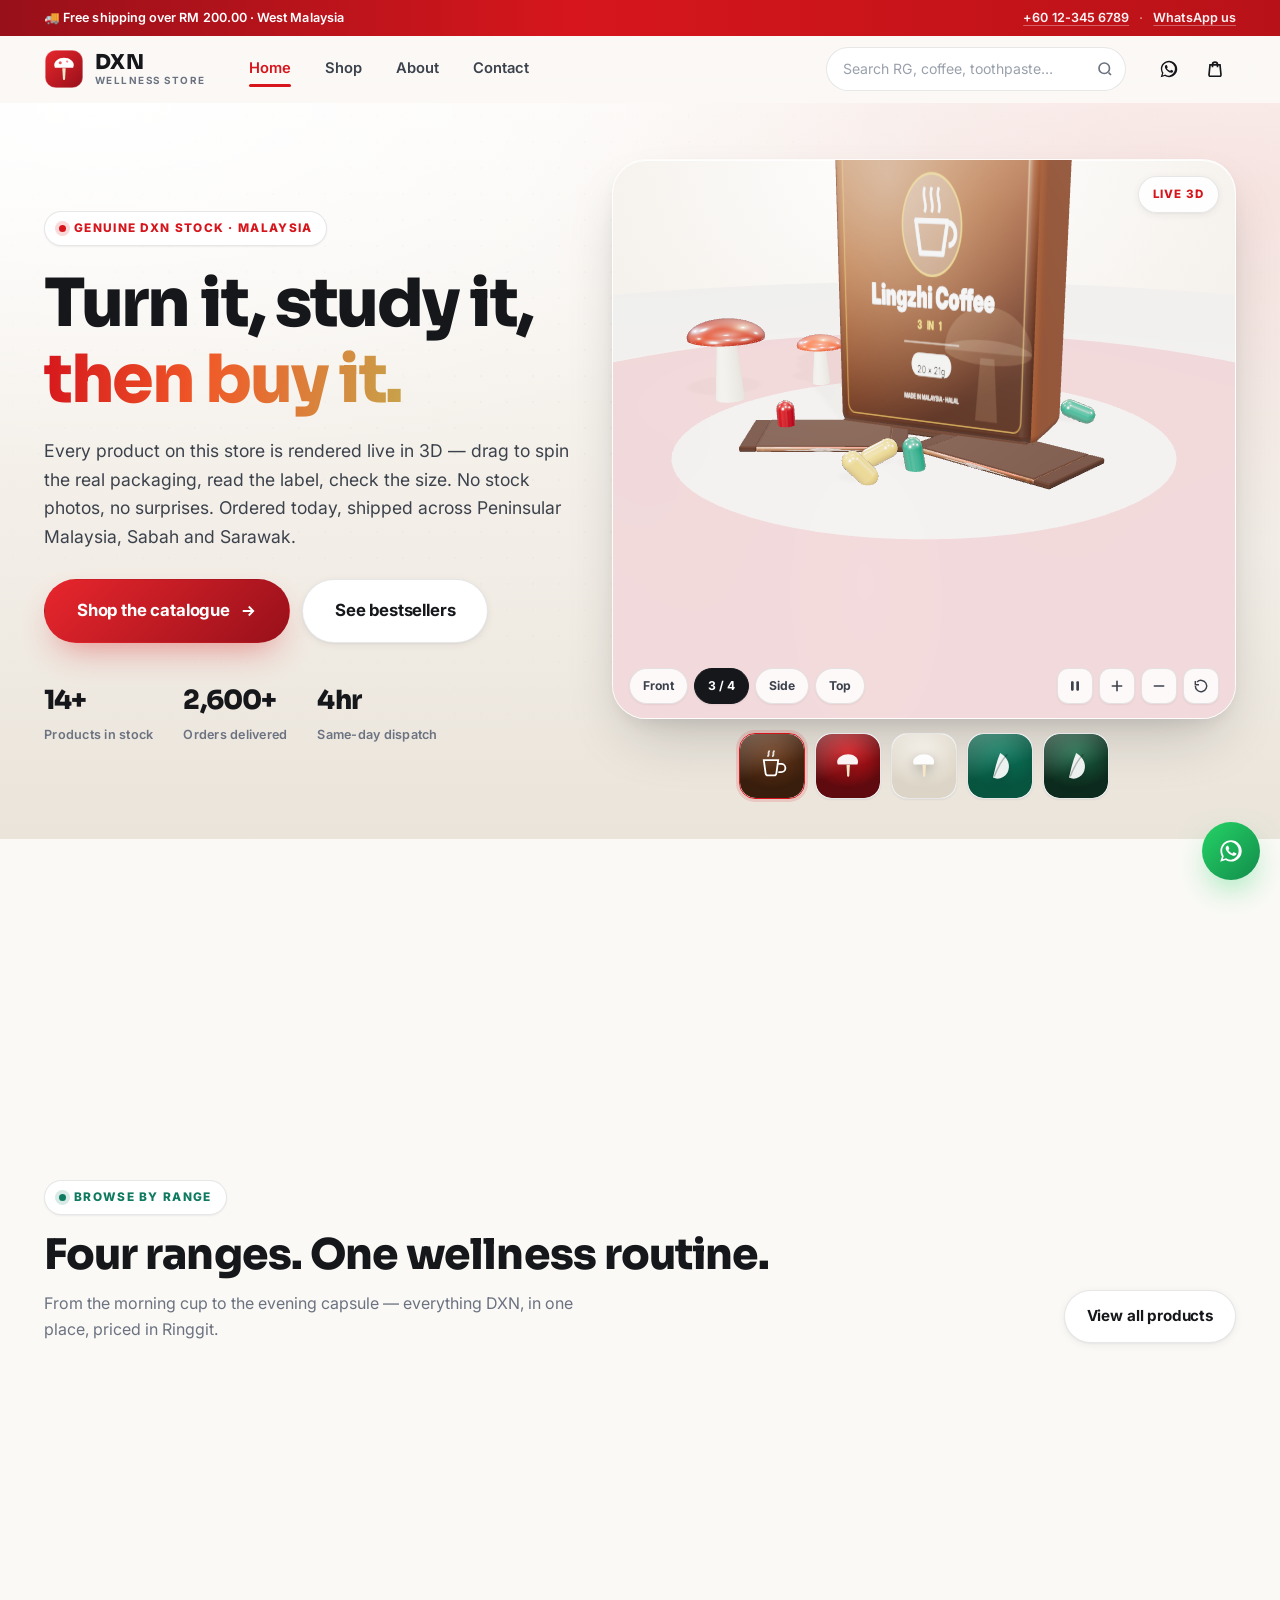
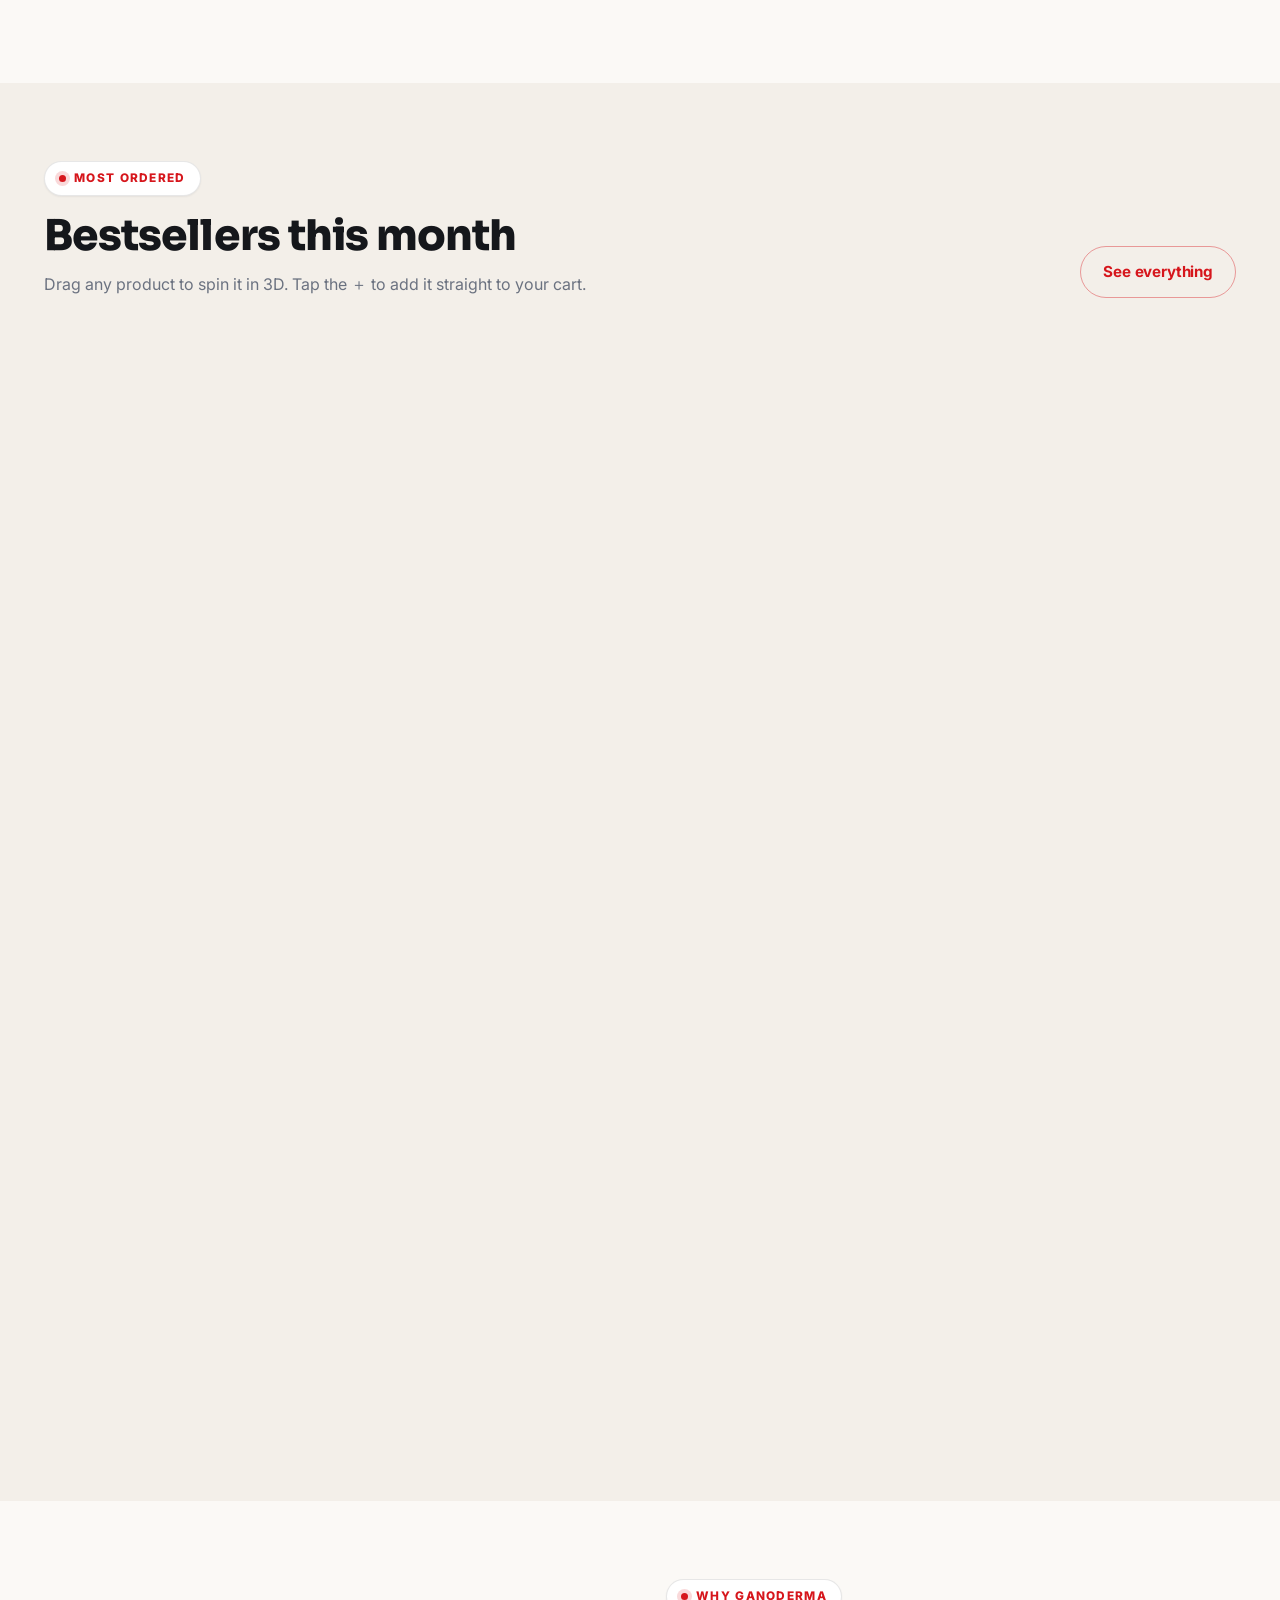
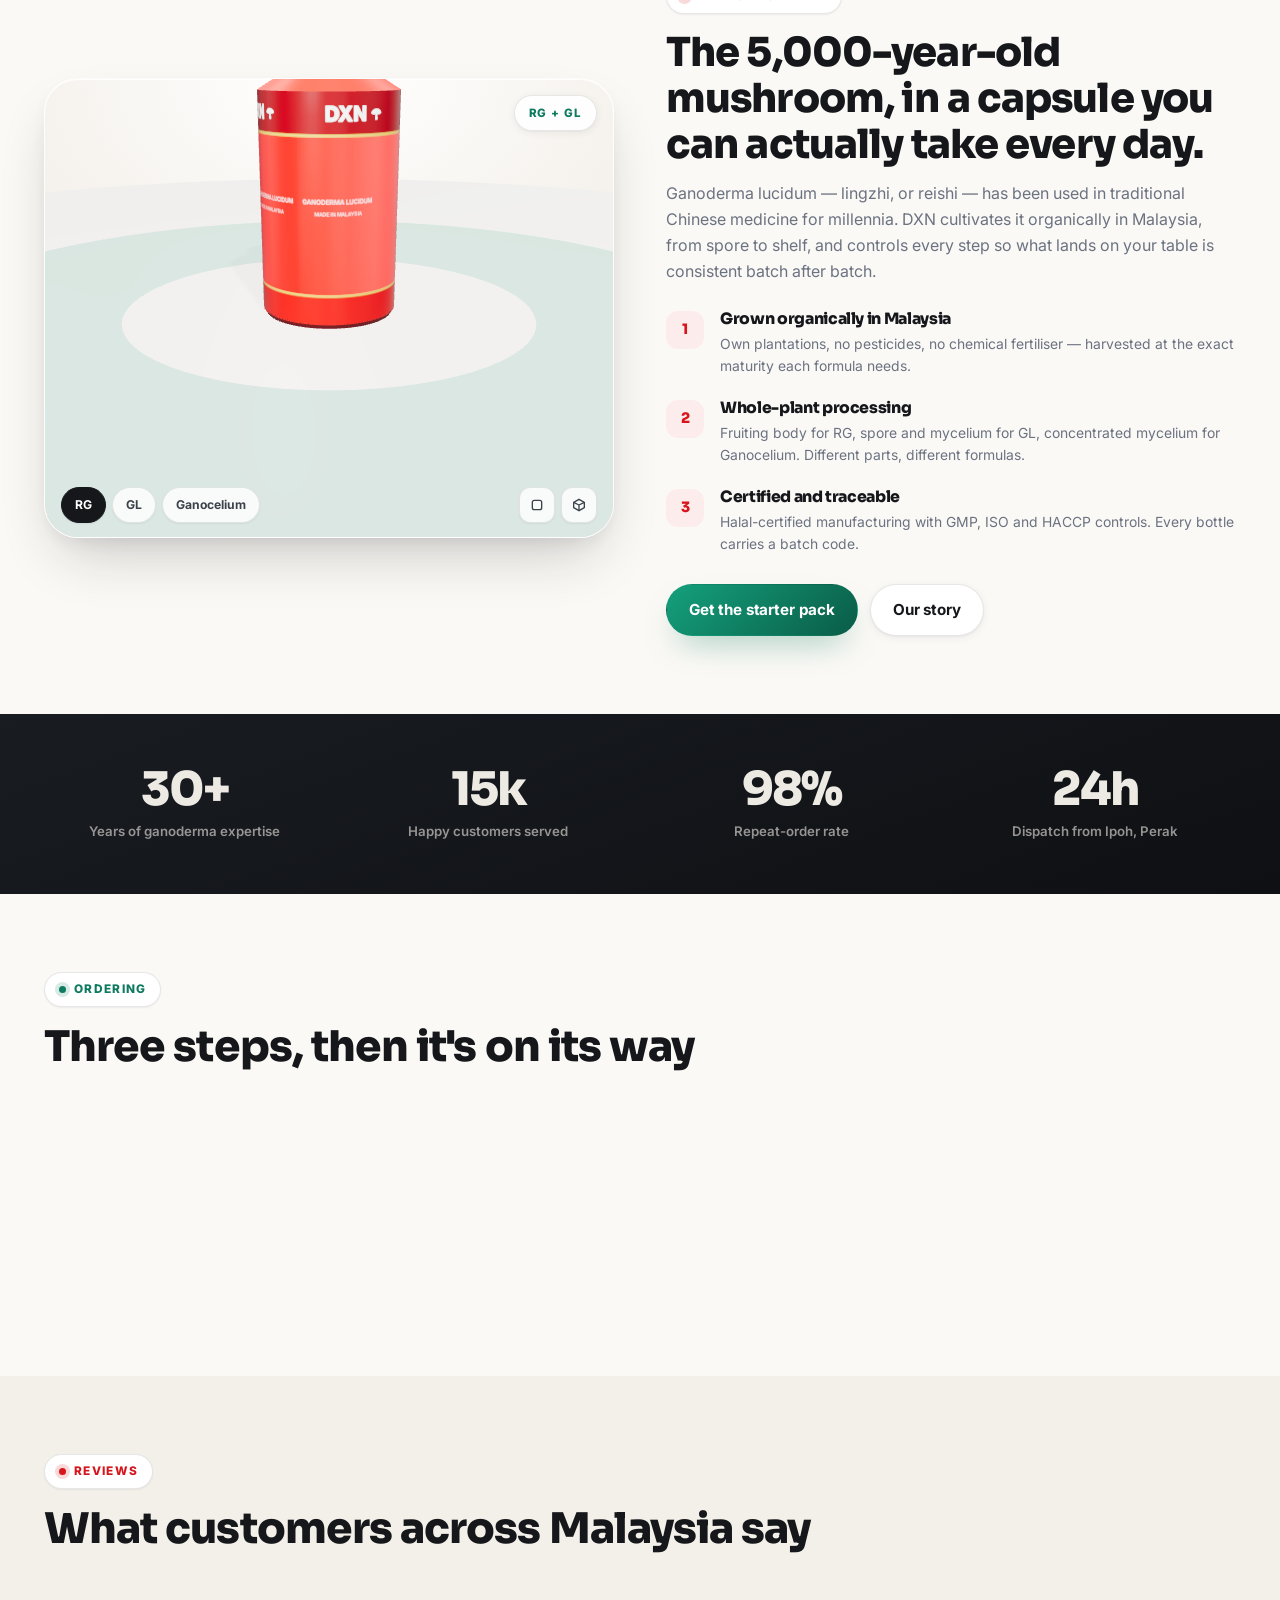
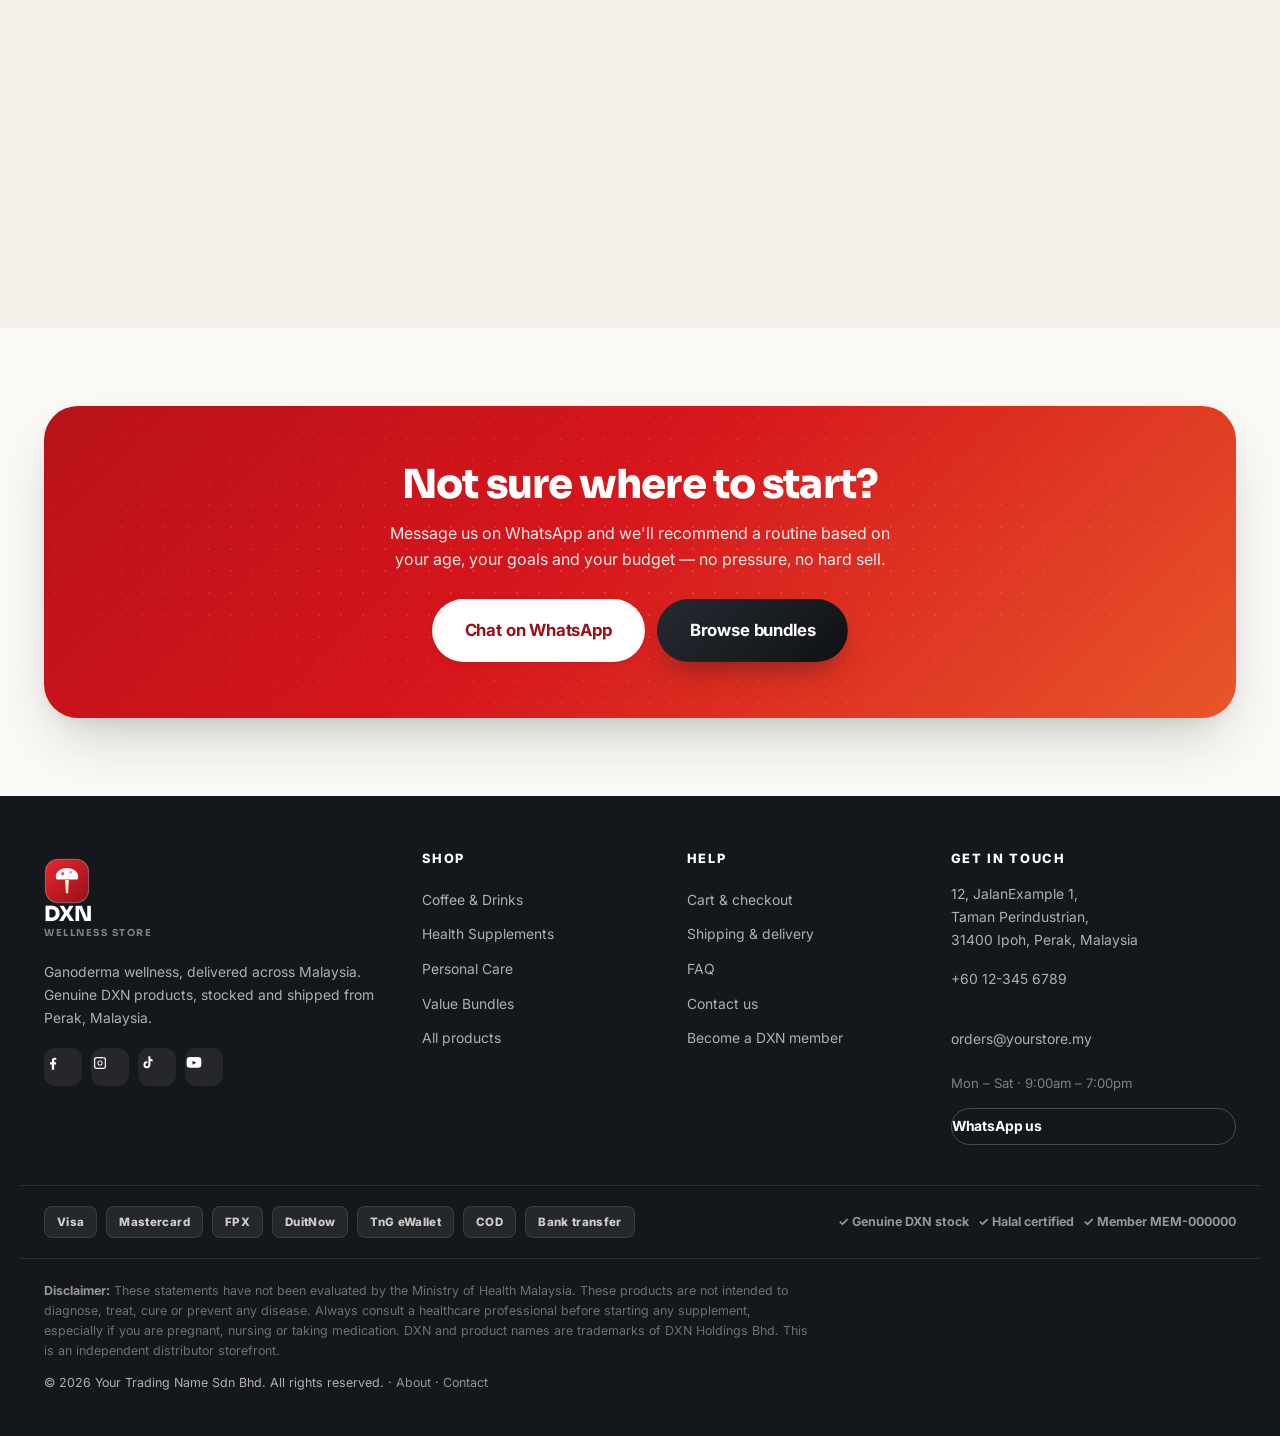
<file: dxn-store/index.html>
<!DOCTYPE html>
<html lang="en-MY">
<head>
<meta charset="utf-8">
<meta name="viewport" content="width=device-width, initial-scale=1">
<title>DXN Wellness Store Malaysia — Genuine Ganoderma Products in Live 3D</title>
<meta name="description" content="Shop genuine DXN products online in Malaysia — Lingzhi Coffee, RG & GL capsules, Ganozhi toothpaste and more. Spin every product in live 3D before you buy. Free shipping over RM200, WhatsApp ordering, nationwide delivery.">
<meta name="theme-color" content="#D6161C">
<link rel="canonical" href="./">
<meta property="og:type" content="website">
<meta property="og:title" content="DXN Wellness Store Malaysia — Genuine Ganoderma Products in Live 3D">
<meta property="og:description" content="Spin every DXN product in live 3D before you buy. Lingzhi Coffee, RG, GL, Ganozhi and more, delivered across Malaysia.">
<meta property="og:locale" content="en_MY">
<meta name="twitter:card" content="summary_large_image">
<link rel="icon" href="assets/favicon.svg" type="image/svg+xml">
<link rel="stylesheet" href="css/style.css">
<link rel="preconnect" href="https://fonts.googleapis.com">
<link rel="preconnect" href="https://fonts.gstatic.com" crossorigin>
<script type="importmap">
{ "imports": { "three": "./vendor/three.module.js", "three/addons/": "./vendor/addons/" } }
</script>
</head>
<body data-page="home">

<div id="site-header"></div>

<main id="main">

  <!-- ══════════ HERO ══════════ -->
  <section class="hero">
    <div class="wrap hero__in">
      <div class="hero__copy">
        <span class="eyebrow"><span class="dot"></span> Genuine DXN stock · Malaysia</span>
        <h1>Turn it, study it,<br><span class="grad">then buy it.</span></h1>
        <p class="hero__lead">
          Every product on this store is rendered live in 3D — drag to spin the real packaging,
          read the label, check the size. No stock photos, no surprises. Ordered today,
          shipped across Peninsular Malaysia, Sabah and Sarawak.
        </p>
        <div class="hero__cta">
          <a class="btn btn--primary btn--lg" href="catalogue.html">
            Shop the catalogue
            <svg viewBox="0 0 24 24" width="18" height="18" fill="none" stroke="currentColor" stroke-width="2.4"><path d="M5 12h14M13 6l6 6-6 6"/></svg>
          </a>
          <a class="btn btn--ghost btn--lg" href="#bestsellers">See bestsellers</a>
        </div>
        <div class="hero__stats">
          <div class="hero__stat"><b data-count="14" data-suffix="+">0</b><span>Products in stock</span></div>
          <div class="hero__stat"><b data-count="2600" data-suffix="+">0</b><span>Orders delivered</span></div>
          <div class="hero__stat"><b data-count="4" data-suffix="hr">0</b><span>Same-day dispatch</span></div>
        </div>
      </div>

      <div class="hero__stage">
        <div class="viewer" id="hero-viewer">
          <div class="viewer__hint">
            <svg viewBox="0 0 24 24" width="15" height="15" fill="none" stroke="currentColor" stroke-width="2"><path d="M9 11V6a2 2 0 1 1 4 0v5"/><path d="M13 11V5.5a2 2 0 1 1 4 0V13"/><path d="M17 11.5a2 2 0 1 1 4 0V15a6 6 0 0 1-6 6h-2.2a6 6 0 0 1-4.6-2.1L4 14.2a2 2 0 0 1 3-2.6l2 2.2"/></svg>
            Drag to rotate · scroll to zoom
          </div>
          <div class="viewer__badge" id="hero-badge">LIVE 3D</div>
          <div class="viewer__hud">
            <div class="viewer__chips" id="hero-chips"></div>
            <div class="viewer__tools">
              <button class="toolbtn" id="btn-spin" title="Pause / resume rotation" aria-label="Pause or resume rotation">
                <svg viewBox="0 0 24 24" width="16" height="16" fill="currentColor"><rect x="6" y="5" width="4" height="14" rx="1.2"/><rect x="14" y="5" width="4" height="14" rx="1.2"/></svg>
              </button>
              <button class="toolbtn" id="btn-zoomin" title="Zoom in" aria-label="Zoom in">
                <svg viewBox="0 0 24 24" width="16" height="16" fill="none" stroke="currentColor" stroke-width="2.4" stroke-linecap="round"><path d="M12 5v14M5 12h14"/></svg>
              </button>
              <button class="toolbtn" id="btn-zoomout" title="Zoom out" aria-label="Zoom out">
                <svg viewBox="0 0 24 24" width="16" height="16" fill="none" stroke="currentColor" stroke-width="2.4" stroke-linecap="round"><path d="M5 12h14"/></svg>
              </button>
              <button class="toolbtn" id="btn-reset" title="Reset view" aria-label="Reset view">
                <svg viewBox="0 0 24 24" width="16" height="16" fill="none" stroke="currentColor" stroke-width="2.2"><path d="M3.5 12a8.5 8.5 0 1 0 2.6-6.1"/><path d="M3.5 4.5V10H9"/></svg>
              </button>
            </div>
          </div>
        </div>
        <div class="hero__switch" id="hero-switch"></div>
      </div>
    </div>
  </section>

  <!-- ══════════ TRUST STRIP ══════════ -->
  <section class="section section--tight" style="padding-bottom:0">
    <div class="wrap">
      <div class="features" id="trust-strip"></div>
    </div>
  </section>

  <!-- ══════════ CATEGORIES ══════════ -->
  <section class="section">
    <div class="wrap">
      <div class="section__head">
        <div>
          <span class="eyebrow eyebrow--leaf"><span class="dot"></span> Browse by range</span>
          <h2 style="margin-top:16px">Four ranges. One wellness routine.</h2>
          <p>From the morning cup to the evening capsule — everything DXN, in one place, priced in Ringgit.</p>
        </div>
        <a class="btn btn--ghost" href="catalogue.html">View all products</a>
      </div>
      <div class="cats" id="cats"></div>
    </div>
  </section>

  <!-- ══════════ BESTSELLERS ══════════ -->
  <section class="section section--alt" id="bestsellers">
    <div class="wrap">
      <div class="section__head">
        <div>
          <span class="eyebrow"><span class="dot"></span> Most ordered</span>
          <h2 style="margin-top:16px">Bestsellers this month</h2>
          <p>Drag any product to spin it in 3D. Tap the ＋ to add it straight to your cart.</p>
        </div>
        <a class="btn btn--outline" href="catalogue.html?sort=popular">See everything</a>
      </div>
      <div class="grid" id="featured"></div>
    </div>
  </section>

  <!-- ══════════ WHY GANODERMA (split + 3D) ══════════ -->
  <section class="section">
    <div class="wrap split">
      <div class="split__media" data-reveal>
        <div class="viewer" id="story-viewer">
          <div class="viewer__badge" style="color:var(--leaf)">RG + GL</div>
          <div class="viewer__hud">
            <div class="viewer__chips">
              <button class="chipview is-active" data-story="rg-capsules">RG</button>
              <button class="chipview" data-story="gl-capsules">GL</button>
              <button class="chipview" data-story="ganocelium">Ganocelium</button>
            </div>
            <div class="viewer__tools">
              <button class="toolbtn" data-story-view="front" title="Front view" aria-label="Front view">
                <svg viewBox="0 0 24 24" width="16" height="16" fill="none" stroke="currentColor" stroke-width="2"><rect x="5" y="5" width="14" height="14" rx="3"/></svg>
              </button>
              <button class="toolbtn" data-story-view="three" title="3/4 view" aria-label="Three quarter view">
                <svg viewBox="0 0 24 24" width="16" height="16" fill="none" stroke="currentColor" stroke-width="2"><path d="M12 3.5 20 8v8l-8 4.5L4 16V8l8-4.5Z"/><path d="M12 12 20 8M12 12v8.5M12 12 4 8"/></svg>
              </button>
            </div>
          </div>
        </div>
      </div>
      <div data-reveal data-delay="2">
        <span class="eyebrow"><span class="dot"></span> Why Ganoderma</span>
        <h2 style="font-size:clamp(1.8rem,3.2vw,2.5rem);margin:16px 0 14px">
          The 5,000-year-old mushroom, in a capsule you can actually take every day.
        </h2>
        <p class="muted" style="max-width:56ch">
          Ganoderma lucidum — lingzhi, or reishi — has been used in traditional Chinese medicine for
          millennia. DXN cultivates it organically in Malaysia, from spore to shelf, and controls every
          step so what lands on your table is consistent batch after batch.
        </p>
        <div class="storylist">
          <div class="storyitem">
            <div class="storyitem__n">1</div>
            <div><h4>Grown organically in Malaysia</h4><p>Own plantations, no pesticides, no chemical fertiliser — harvested at the exact maturity each formula needs.</p></div>
          </div>
          <div class="storyitem">
            <div class="storyitem__n">2</div>
            <div><h4>Whole-plant processing</h4><p>Fruiting body for RG, spore and mycelium for GL, concentrated mycelium for Ganocelium. Different parts, different formulas.</p></div>
          </div>
          <div class="storyitem">
            <div class="storyitem__n">3</div>
            <div><h4>Certified and traceable</h4><p>Halal-certified manufacturing with GMP, ISO and HACCP controls. Every bottle carries a batch code.</p></div>
          </div>
        </div>
        <div class="hero__cta" style="margin-top:28px">
          <a class="btn btn--leaf" href="product.html?id=starter-pack">Get the starter pack</a>
          <a class="btn btn--ghost" href="about.html">Our story</a>
        </div>
      </div>
    </div>
  </section>

  <!-- ══════════ STATS ══════════ -->
  <section class="section section--dark section--tight">
    <div class="wrap">
      <div class="stats">
        <div class="stat" data-reveal><b data-count="30" data-suffix="+">0</b><span>Years of ganoderma expertise</span></div>
        <div class="stat" data-reveal data-delay="1"><b data-count="15" data-suffix="k">0</b><span>Happy customers served</span></div>
        <div class="stat" data-reveal data-delay="2"><b data-count="98" data-suffix="%">0</b><span>Repeat-order rate</span></div>
        <div class="stat" data-reveal data-delay="3"><b data-count="24" data-suffix="h">0</b><span>Dispatch from Ipoh, Perak</span></div>
      </div>
    </div>
  </section>

  <!-- ══════════ HOW IT WORKS ══════════ -->
  <section class="section">
    <div class="wrap">
      <div class="section__head">
        <div>
          <span class="eyebrow eyebrow--leaf"><span class="dot"></span> Ordering</span>
          <h2 style="margin-top:16px">Three steps, then it's on its way</h2>
        </div>
      </div>
      <div class="features" id="steps"></div>
    </div>
  </section>

  <!-- ══════════ TESTIMONIALS ══════════ -->
  <section class="section section--alt">
    <div class="wrap">
      <div class="section__head">
        <div>
          <span class="eyebrow"><span class="dot"></span> Reviews</span>
          <h2 style="margin-top:16px">What customers across Malaysia say</h2>
        </div>
      </div>
      <div class="testis" id="testis"></div>
    </div>
  </section>

  <!-- ══════════ CTA ══════════ -->
  <section class="section">
    <div class="wrap">
      <div class="cta" data-reveal>
        <h2>Not sure where to start?</h2>
        <p>Message us on WhatsApp and we'll recommend a routine based on your age, your goals and your budget — no pressure, no hard sell.</p>
        <div class="cta__row">
          <a class="btn btn--ghost btn--lg" id="cta-wa" href="#" target="_blank" rel="noopener">Chat on WhatsApp</a>
          <a class="btn btn--dark btn--lg" href="catalogue.html?cat=bundles">Browse bundles</a>
        </div>
      </div>
    </div>
  </section>

</main>

<div id="site-footer"></div>

<noscript><div class="wrap" style="padding:24px"><p><strong>Please enable JavaScript</strong> to view the 3D product showcase and shop this store.</p></div></noscript>

<script type="module" src="js/home.js"></script>
<script type="application/ld+json">
{
  "@context":"https://schema.org",
  "@type":"Store",
  "name":"DXN Wellness Store",
  "description":"Genuine DXN ganoderma products sold online in Malaysia with live 3D product views.",
  "currenciesAccepted":"MYR",
  "paymentAccepted":"Credit card, FPX, DuitNow, bank transfer, cash on delivery",
  "address":{"@type":"PostalAddress","addressCountry":"MY","addressLocality":"Ipoh","addressRegion":"Perak"}
}
</script>
</body>
</html>
</file>
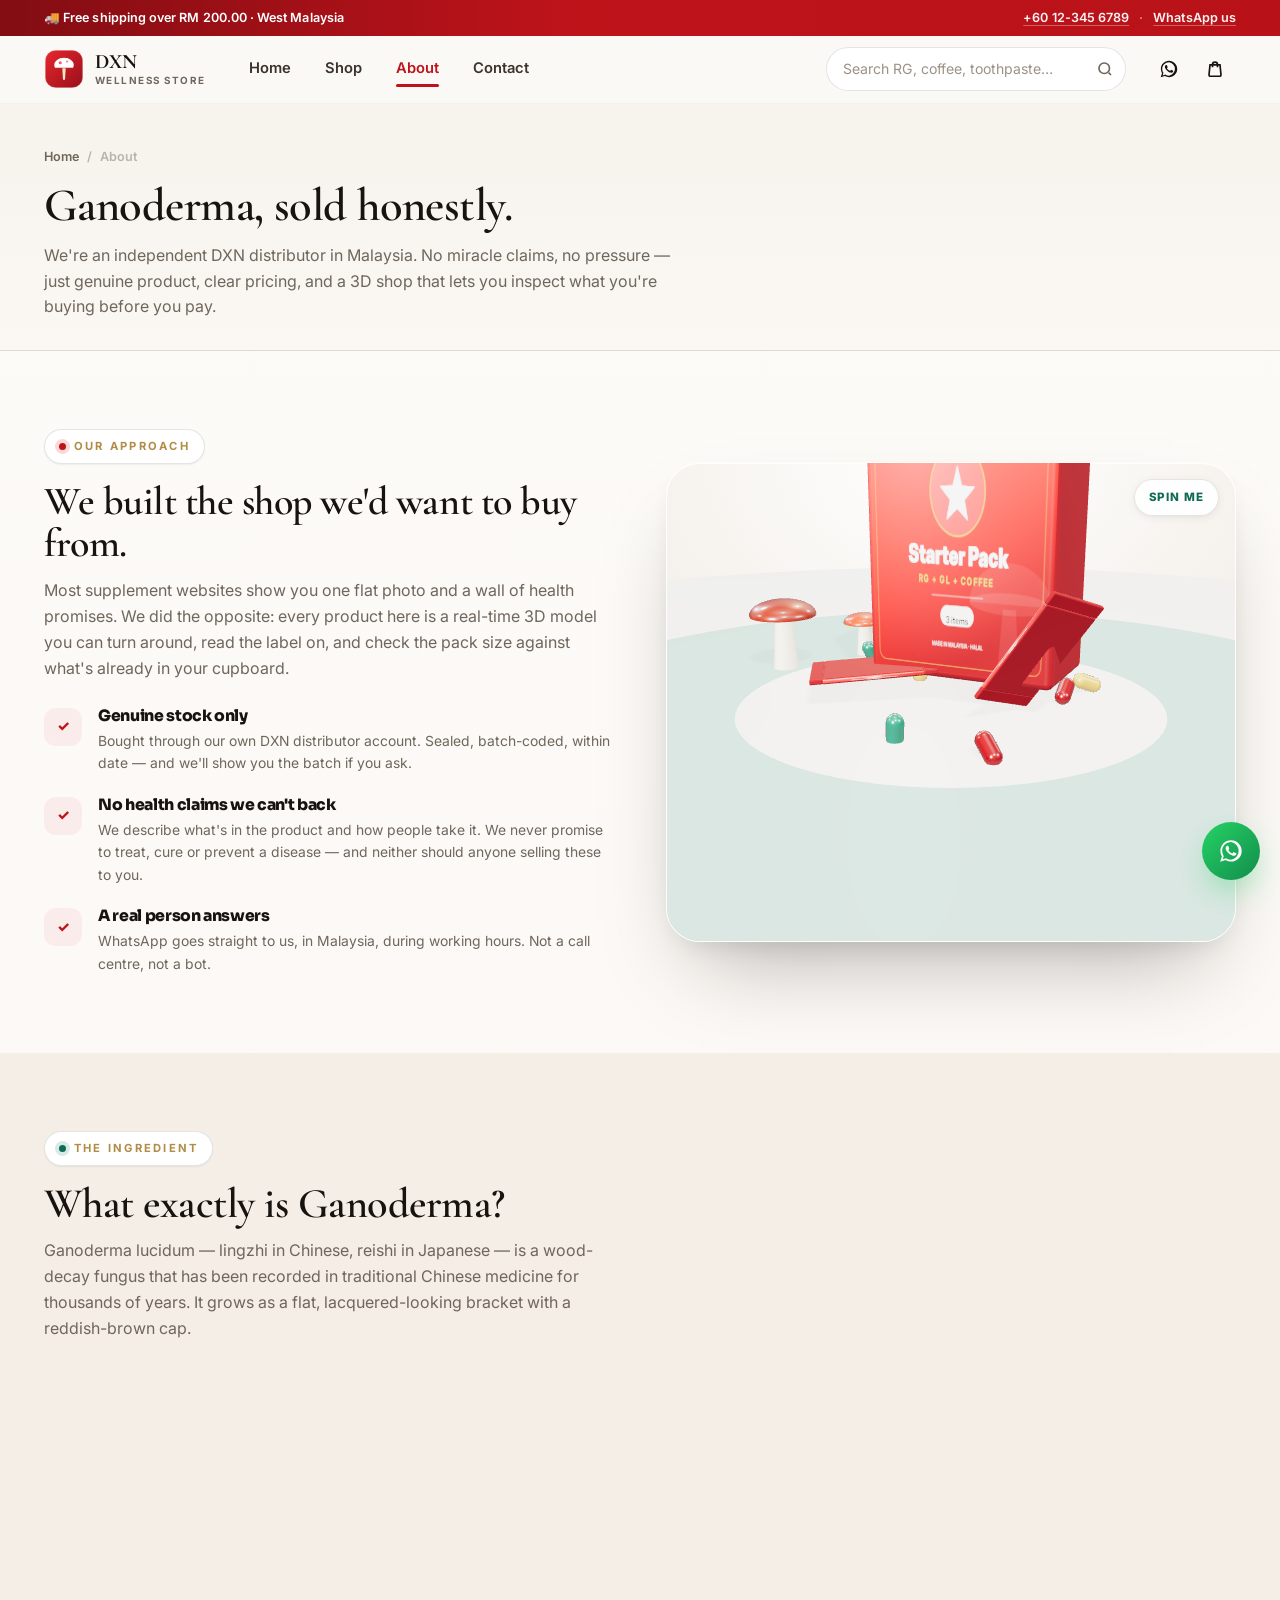
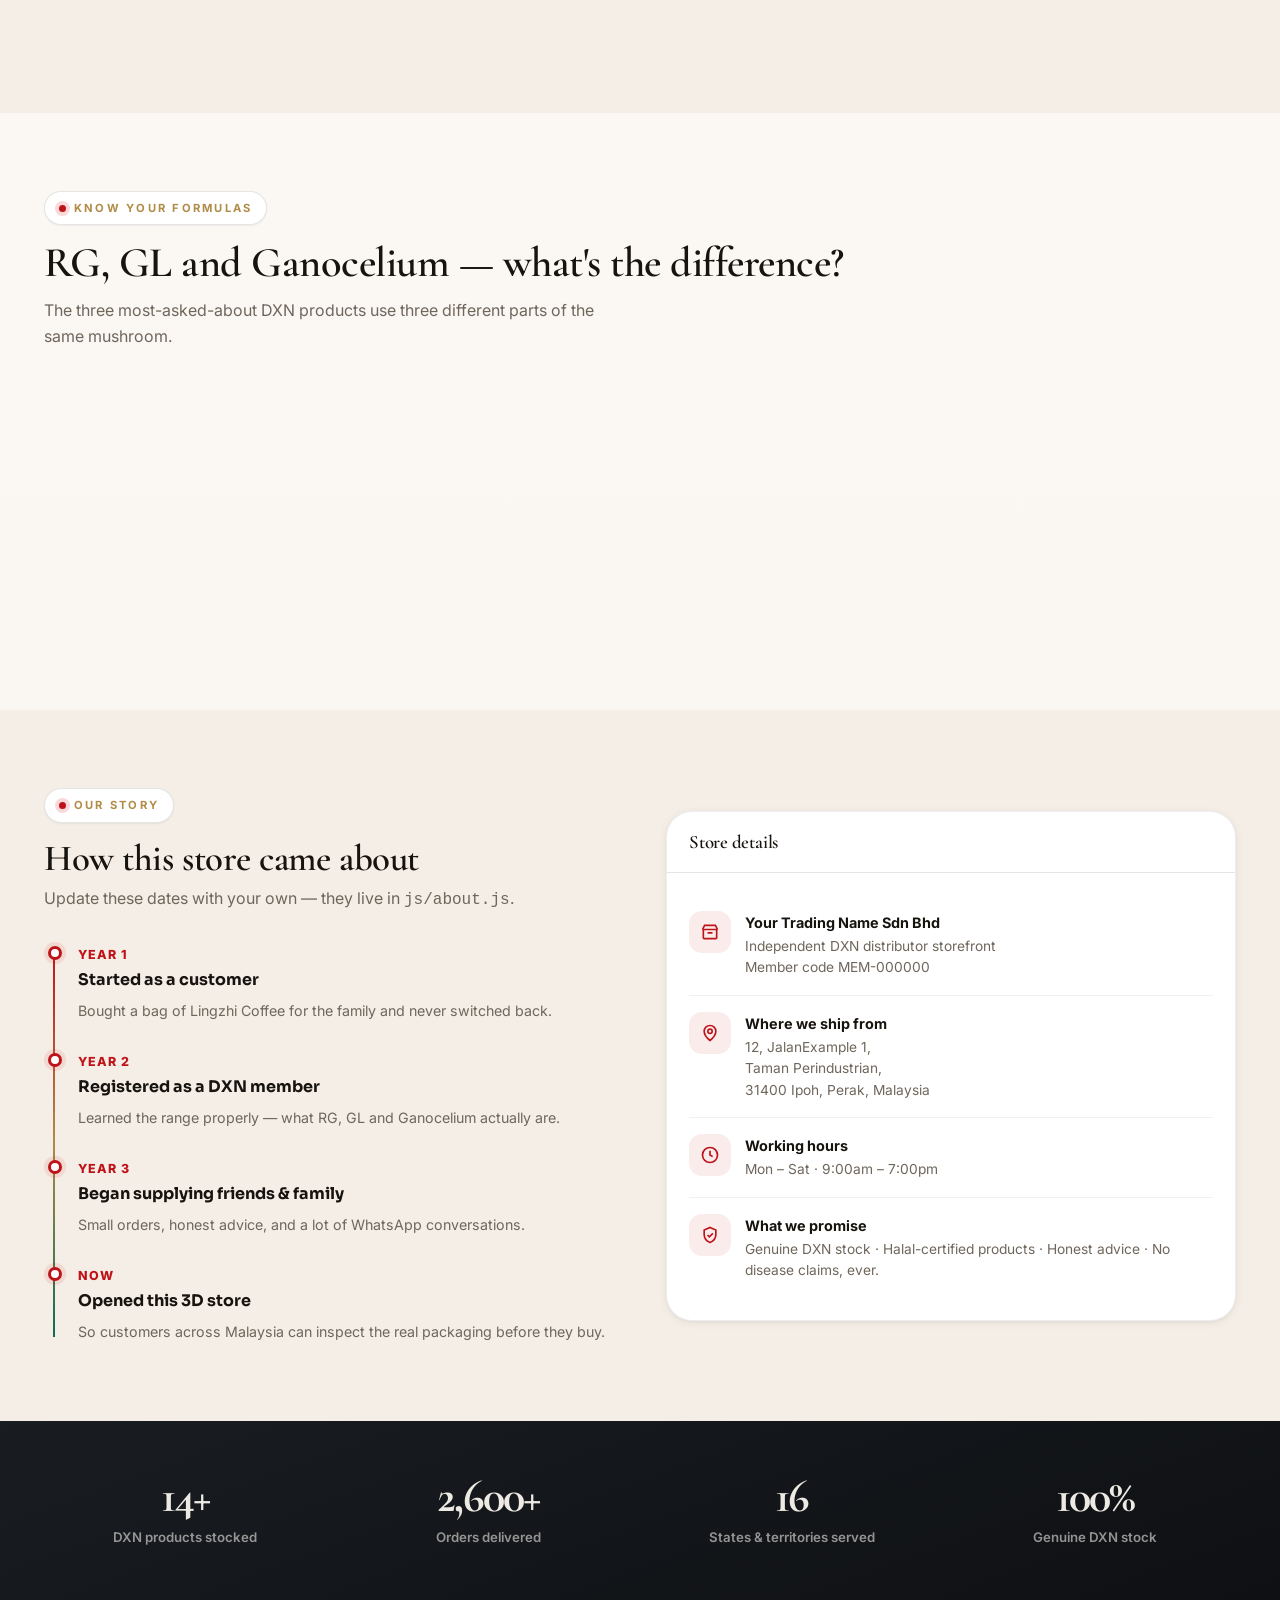
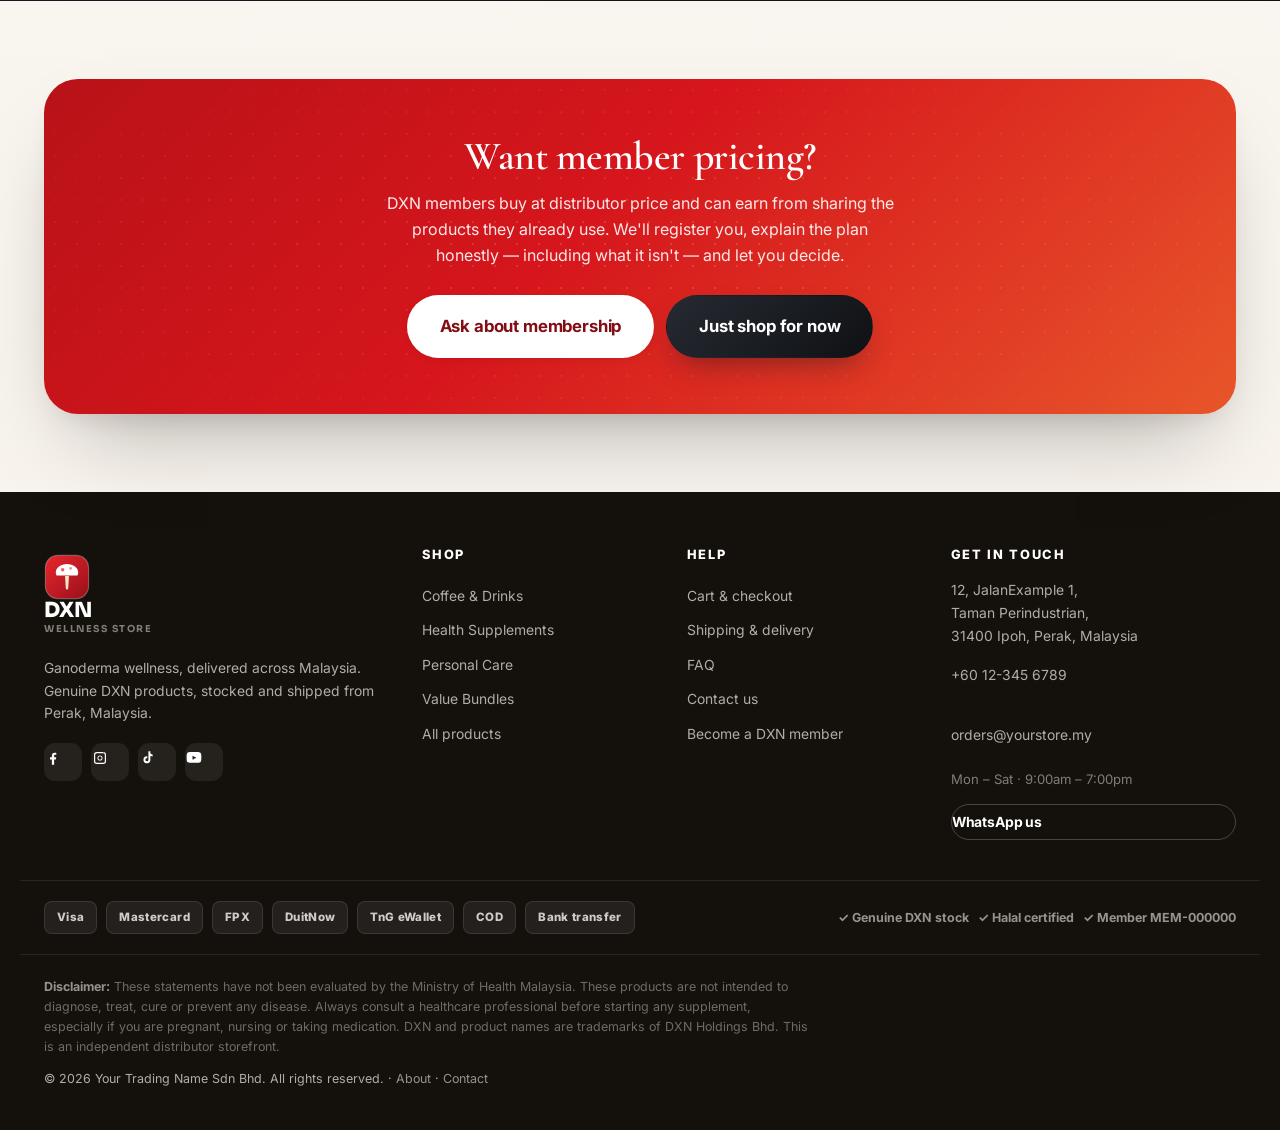
<file: about.html>
<!DOCTYPE html>
<html lang="en-MY">
<head>
<meta charset="utf-8">
<meta name="viewport" content="width=device-width, initial-scale=1">
<title>About Us — DXN Wellness Store Malaysia</title>
<meta name="description" content="An independent DXN distributor storefront in Malaysia. Genuine ganoderma products, honest advice, fast nationwide delivery, and a live 3D shop you can inspect before you buy.">
<meta name="theme-color" content="#D6161C">
<link rel="icon" href="assets/favicon.svg" type="image/svg+xml">
<link rel="stylesheet" href="css/style.css">
<link rel="preconnect" href="https://fonts.googleapis.com">
<link rel="preconnect" href="https://fonts.gstatic.com" crossorigin>
<script type="importmap">
{ "imports": { "three": "./vendor/three.module.js", "three/addons/": "./vendor/addons/" } }
</script>
</head>
<body data-page="about">

<div id="site-header"></div>

<main id="main">
  <section class="pagehead">
    <div class="wrap">
      <div class="crumbs"><a href="index.html">Home</a><span>/</span><span>About</span></div>
      <h1>Ganoderma, sold honestly.</h1>
      <p>We're an independent DXN distributor in Malaysia. No miracle claims, no pressure — just genuine
         product, clear pricing, and a 3D shop that lets you inspect what you're buying before you pay.</p>
    </div>
  </section>

  <!-- story + 3D -->
  <section class="section">
    <div class="wrap split">
      <div data-reveal>
        <span class="eyebrow"><span class="dot"></span> Our approach</span>
        <h2 style="font-size:clamp(1.8rem,3.2vw,2.5rem);margin:16px 0 14px">
          We built the shop we'd want to buy from.
        </h2>
        <p class="muted" style="max-width:56ch">
          Most supplement websites show you one flat photo and a wall of health promises. We did the opposite:
          every product here is a real-time 3D model you can turn around, read the label on, and check the pack
          size against what's already in your cupboard.
        </p>
        <div class="storylist">
          <div class="storyitem">
            <div class="storyitem__n">✓</div>
            <div><h4>Genuine stock only</h4><p>Bought through our own DXN distributor account. Sealed, batch-coded, within date — and we'll show you the batch if you ask.</p></div>
          </div>
          <div class="storyitem">
            <div class="storyitem__n">✓</div>
            <div><h4>No health claims we can't back</h4><p>We describe what's in the product and how people take it. We never promise to treat, cure or prevent a disease — and neither should anyone selling these to you.</p></div>
          </div>
          <div class="storyitem">
            <div class="storyitem__n">✓</div>
            <div><h4>A real person answers</h4><p>WhatsApp goes straight to us, in Malaysia, during working hours. Not a call centre, not a bot.</p></div>
          </div>
        </div>
      </div>
      <div class="split__media" data-reveal data-delay="2">
        <div class="viewer" id="about-viewer" style="height:480px">
          <div class="viewer__badge" style="color:var(--leaf)">SPIN ME</div>
          <div class="viewer__hint">
            <svg viewBox="0 0 24 24" width="15" height="15" fill="none" stroke="currentColor" stroke-width="2"><path d="M9 11V6a2 2 0 1 1 4 0v5"/><path d="M13 11V5.5a2 2 0 1 1 4 0V13"/></svg>
            Drag to rotate · scroll to zoom
          </div>
        </div>
      </div>
    </div>
  </section>

  <!-- what is ganoderma -->
  <section class="section section--alt">
    <div class="wrap">
      <div class="section__head">
        <div>
          <span class="eyebrow eyebrow--leaf"><span class="dot"></span> The ingredient</span>
          <h2 style="margin-top:16px">What exactly is Ganoderma?</h2>
          <p>Ganoderma lucidum — lingzhi in Chinese, reishi in Japanese — is a wood-decay fungus that has been
             recorded in traditional Chinese medicine for thousands of years. It grows as a flat, lacquered-looking
             bracket with a reddish-brown cap.</p>
        </div>
      </div>
      <div class="features" id="ganoderma-facts"></div>
    </div>
  </section>

  <!-- DXN parts explained -->
  <section class="section">
    <div class="wrap">
      <div class="section__head">
        <div>
          <span class="eyebrow"><span class="dot"></span> Know your formulas</span>
          <h2 style="margin-top:16px">RG, GL and Ganocelium — what's the difference?</h2>
          <p>The three most-asked-about DXN products use three different parts of the same mushroom.</p>
        </div>
      </div>
      <div class="features features--3" id="formulas"></div>
    </div>
  </section>

  <!-- timeline -->
  <section class="section section--alt">
    <div class="wrap split">
      <div data-reveal>
        <span class="eyebrow"><span class="dot"></span> Our story</span>
        <h2 style="font-size:clamp(1.7rem,3vw,2.3rem);margin:16px 0 8px">How this store came about</h2>
        <p class="muted">Update these dates with your own — they live in <code>js/about.js</code>.</p>
        <div class="timeline" id="timeline"></div>
      </div>
      <div data-reveal data-delay="2">
        <div class="panel">
          <div class="panel__head"><h2>Store details</h2></div>
          <div class="panel__body" id="store-details"></div>
        </div>
      </div>
    </div>
  </section>

  <!-- stats -->
  <section class="section section--dark section--tight">
    <div class="wrap">
      <div class="stats">
        <div class="stat" data-reveal><b data-count="14" data-suffix="+">0</b><span>DXN products stocked</span></div>
        <div class="stat" data-reveal data-delay="1"><b data-count="2600" data-suffix="+">0</b><span>Orders delivered</span></div>
        <div class="stat" data-reveal data-delay="2"><b data-count="16" data-suffix="">0</b><span>States &amp; territories served</span></div>
        <div class="stat" data-reveal data-delay="3"><b data-count="100" data-suffix="%">0</b><span>Genuine DXN stock</span></div>
      </div>
    </div>
  </section>

  <!-- membership -->
  <section class="section" id="membership">
    <div class="wrap">
      <div class="cta" data-reveal>
        <h2>Want member pricing?</h2>
        <p>DXN members buy at distributor price and can earn from sharing the products they already use.
           We'll register you, explain the plan honestly — including what it isn't — and let you decide.</p>
        <div class="cta__row">
          <a class="btn btn--ghost btn--lg" id="member-wa" href="#" target="_blank" rel="noopener">Ask about membership</a>
          <a class="btn btn--dark btn--lg" href="catalogue.html">Just shop for now</a>
        </div>
      </div>
    </div>
  </section>
</main>

<div id="site-footer"></div>
<noscript><div class="wrap" style="padding:24px"><p><strong>Please enable JavaScript</strong> to view this page.</p></div></noscript>
<script type="module" src="js/about.js"></script>
</body>
</html>
</file>
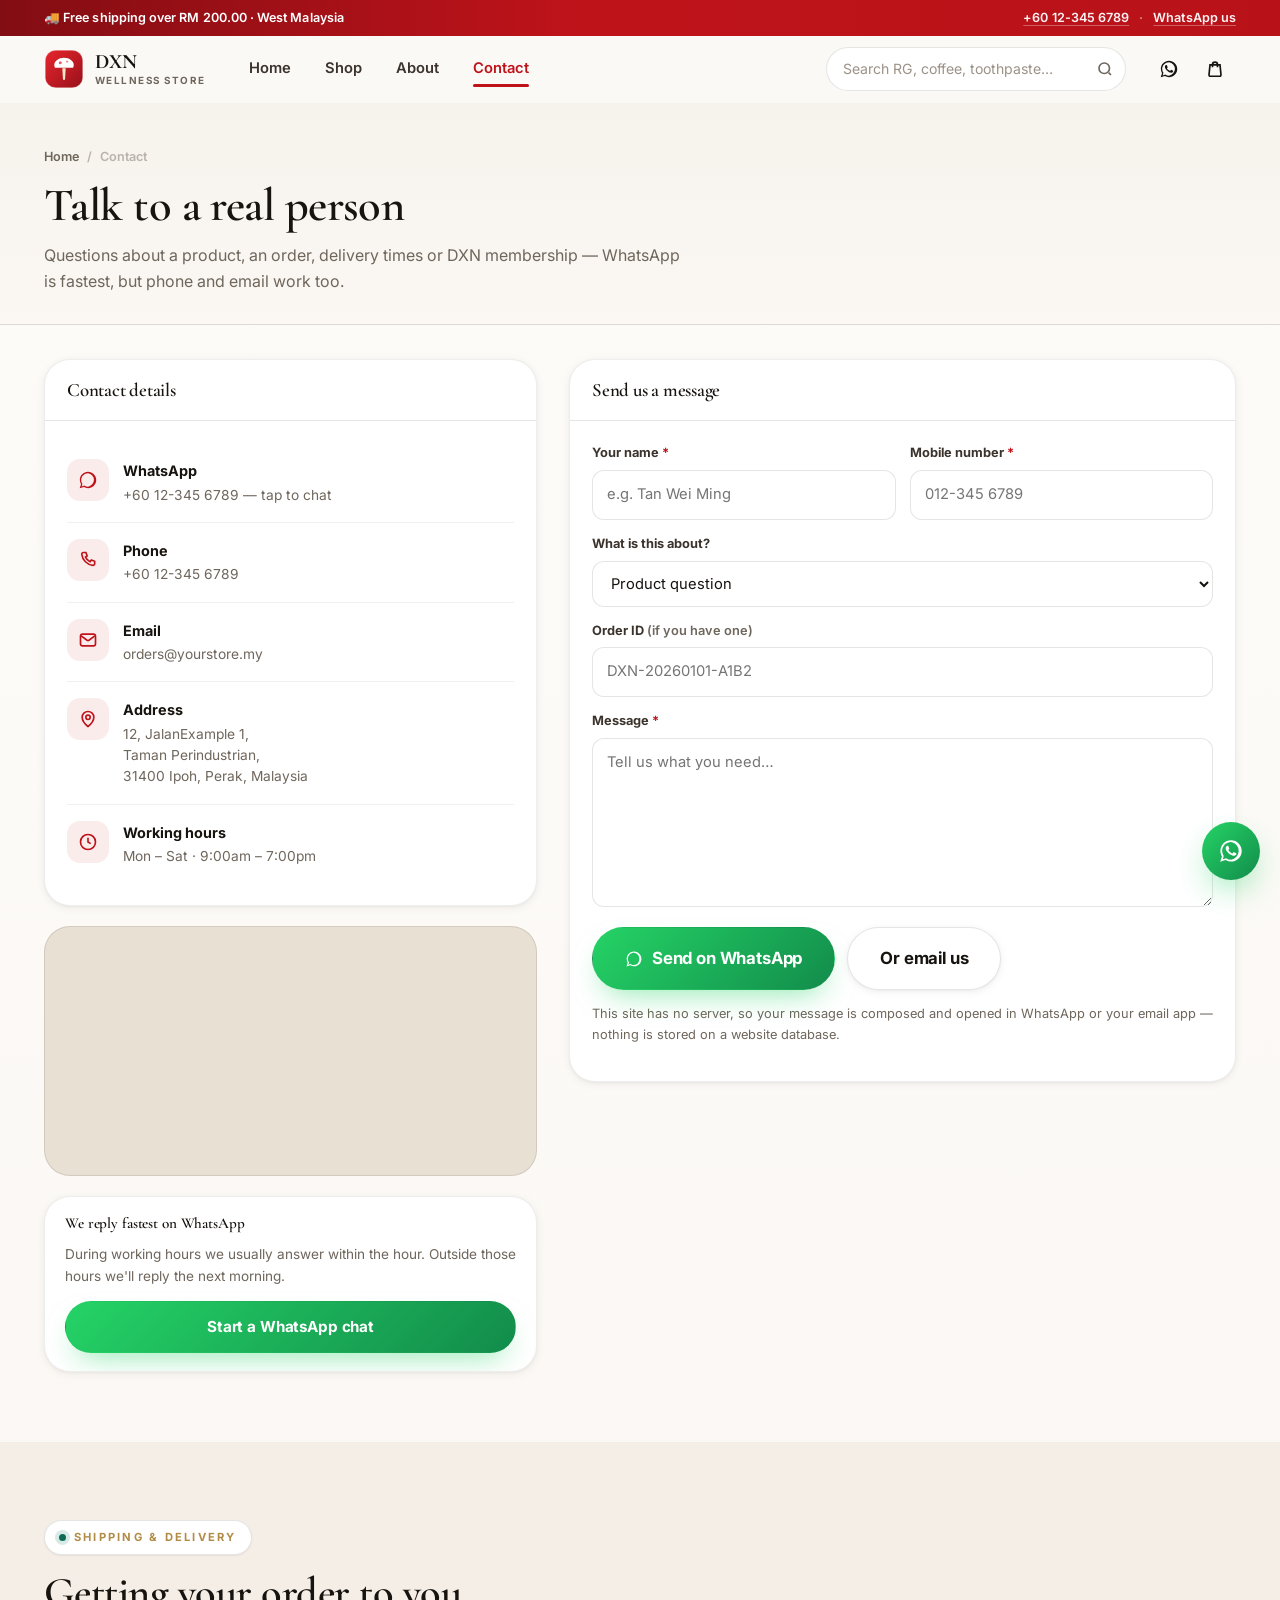
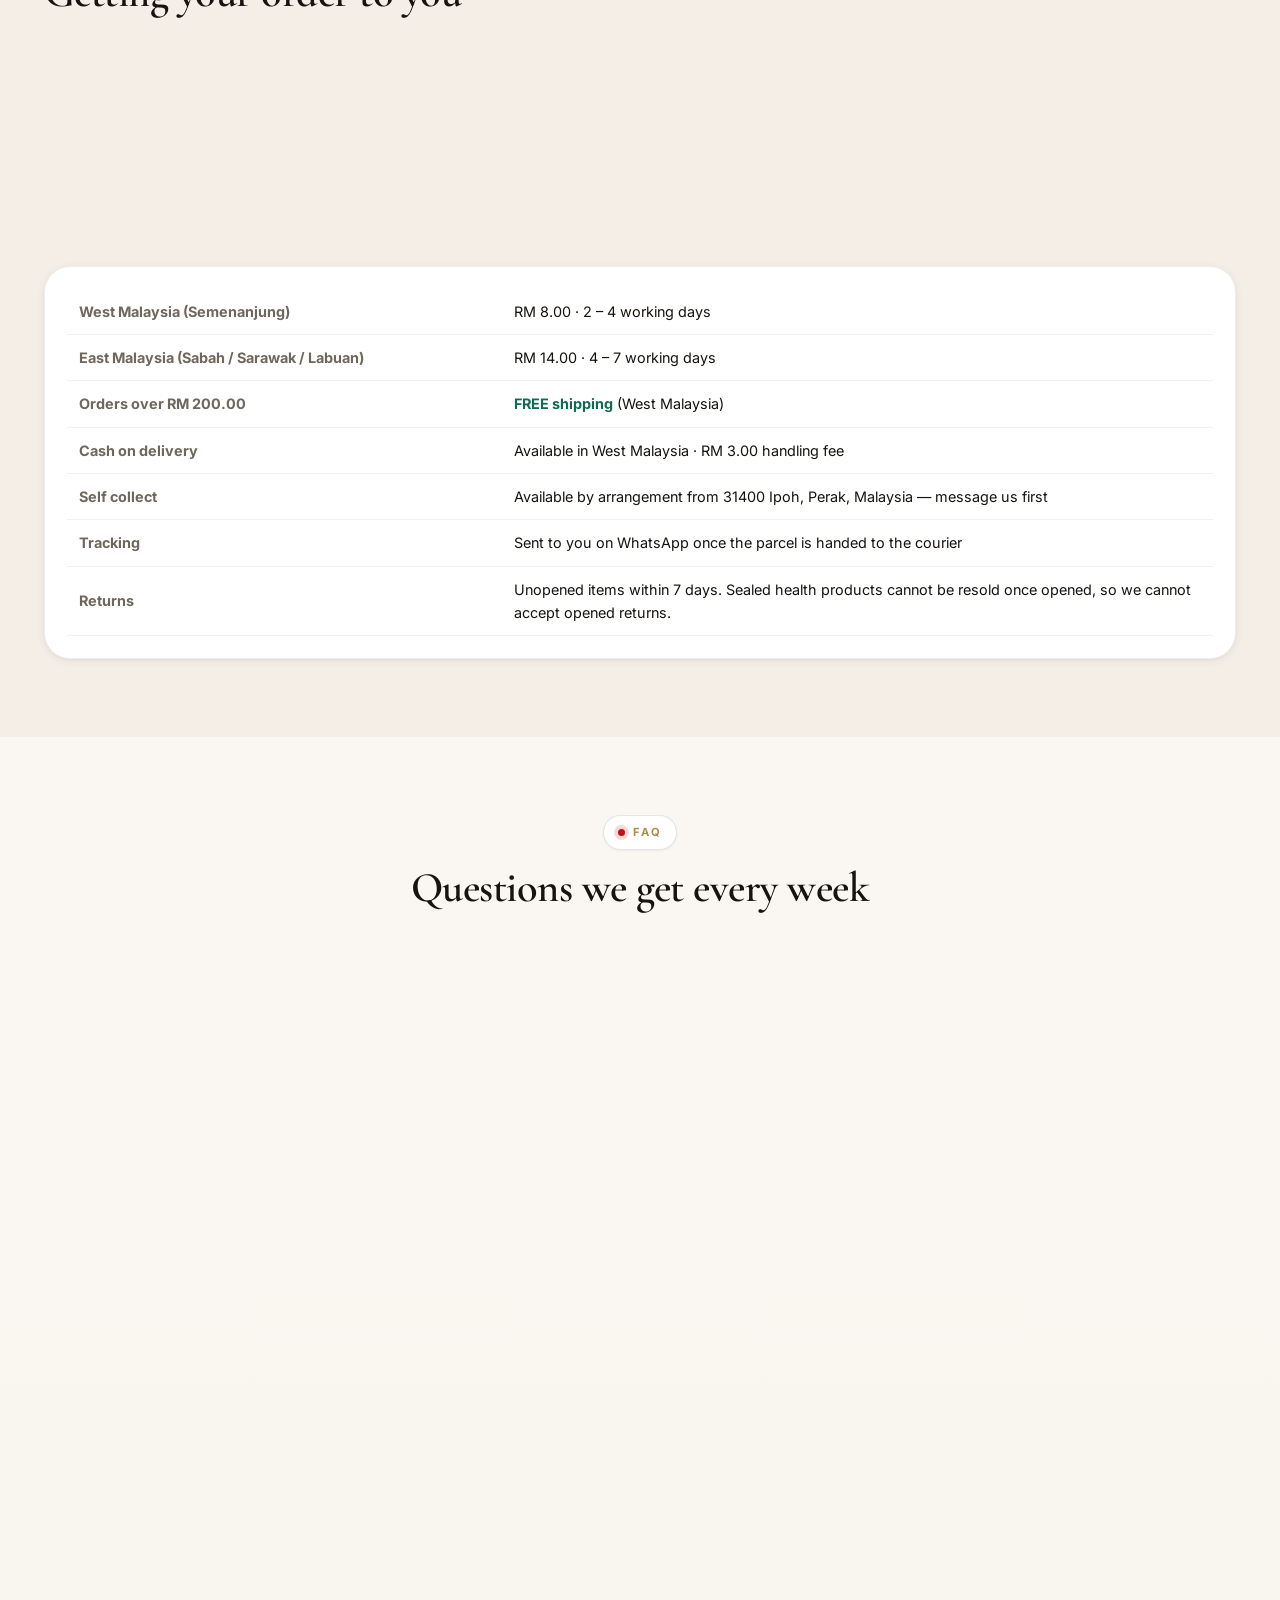
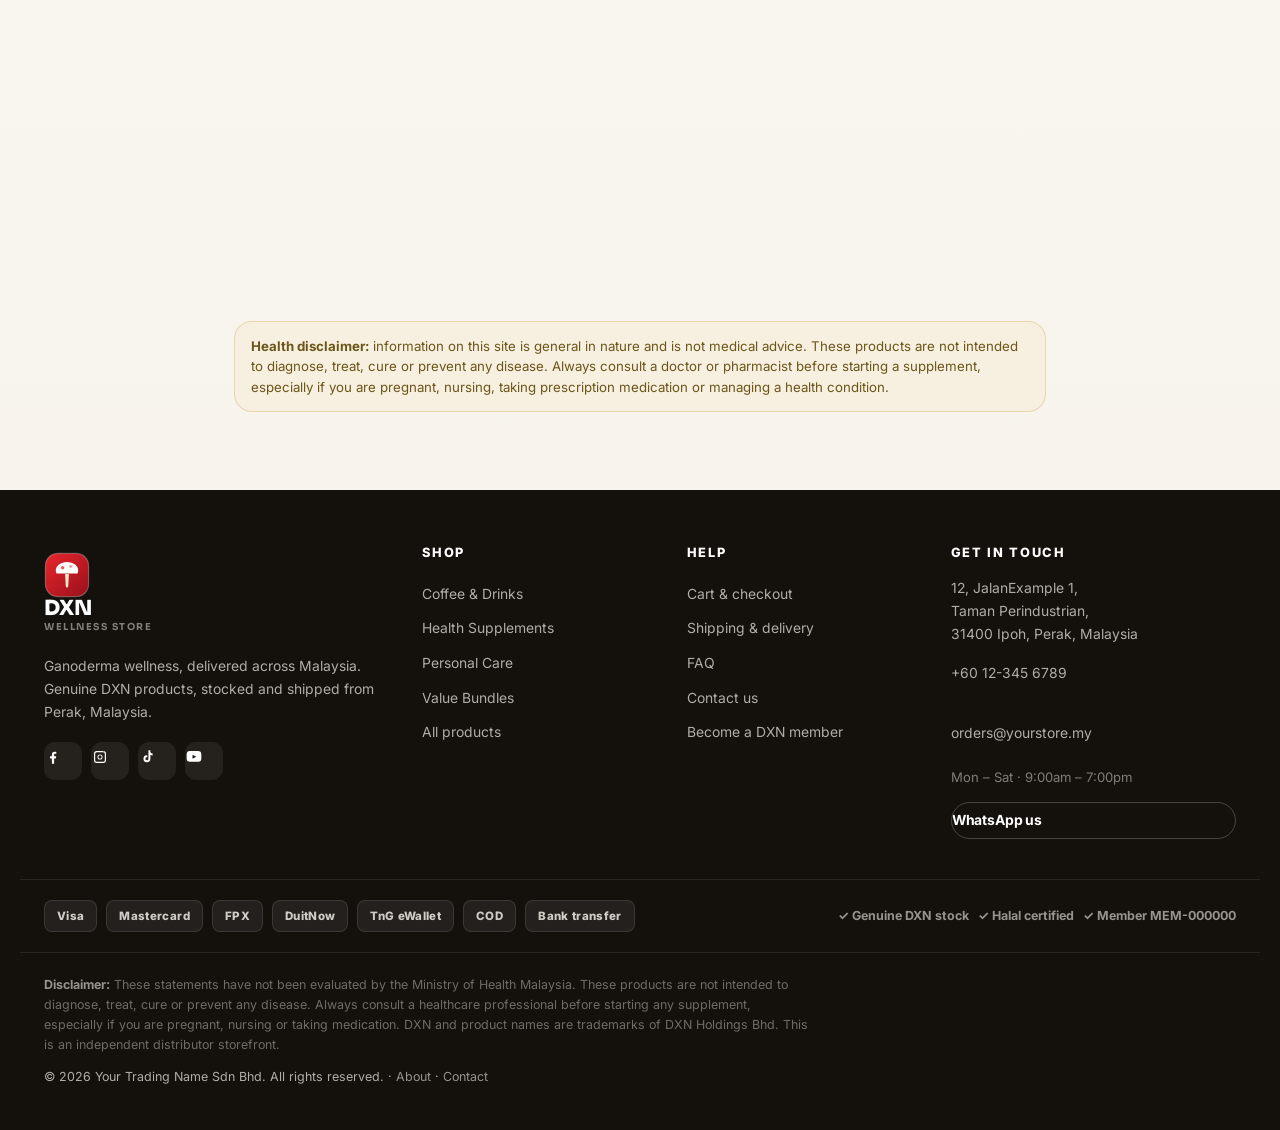
<file: contact.html>
<!DOCTYPE html>
<html lang="en-MY">
<head>
<meta charset="utf-8">
<meta name="viewport" content="width=device-width, initial-scale=1">
<title>Contact Us — DXN Wellness Store Malaysia</title>
<meta name="description" content="Get in touch with our DXN store in Malaysia. WhatsApp, phone, email, shipping and delivery details, payment methods and answers to frequently asked questions.">
<meta name="theme-color" content="#D6161C">
<link rel="icon" href="assets/favicon.svg" type="image/svg+xml">
<link rel="stylesheet" href="css/style.css">
<link rel="preconnect" href="https://fonts.googleapis.com">
<link rel="preconnect" href="https://fonts.gstatic.com" crossorigin>
<script type="importmap">
{ "imports": { "three": "./vendor/three.module.js", "three/addons/": "./vendor/addons/" } }
</script>
</head>
<body data-page="contact">

<div id="site-header"></div>

<main id="main">
  <section class="pagehead">
    <div class="wrap">
      <div class="crumbs"><a href="index.html">Home</a><span>/</span><span>Contact</span></div>
      <h1>Talk to a real person</h1>
      <p>Questions about a product, an order, delivery times or DXN membership — WhatsApp is fastest,
         but phone and email work too.</p>
    </div>
  </section>

  <div class="wrap">
    <div class="contactgrid">

      <!-- left: info -->
      <aside>
        <section class="panel">
          <div class="panel__head"><h2>Contact details</h2></div>
          <div class="panel__body" id="contact-info"></div>
        </section>

        <section class="mapbox" style="margin-top:20px" id="map"></section>

        <section class="panel" style="margin-top:20px">
          <div class="panel__body" style="padding:18px 20px">
            <h3 style="font-size:.95rem;margin-bottom:10px">We reply fastest on WhatsApp</h3>
            <p style="font-size:.85rem;color:var(--muted);margin-bottom:14px">
              During working hours we usually answer within the hour. Outside those hours we'll reply the next morning.
            </p>
            <a class="btn btn--wa btn--block" id="big-wa" href="#" target="_blank" rel="noopener">Start a WhatsApp chat</a>
          </div>
        </section>
      </aside>

      <!-- right: form -->
      <section class="panel">
        <div class="panel__head"><h2>Send us a message</h2></div>
        <div class="panel__body">
          <form id="contact-form" novalidate>
            <div class="fields">
              <div class="field">
                <label for="c-name">Your name <span class="req">*</span></label>
                <input id="c-name" name="name" type="text" autocomplete="name" placeholder="e.g. Tan Wei Ming" required>
                <span class="err">Please tell us your name</span>
              </div>
              <div class="field">
                <label for="c-phone">Mobile number <span class="req">*</span></label>
                <input id="c-phone" name="phone" type="tel" autocomplete="tel" placeholder="012-345 6789" required>
                <span class="err">Enter a valid mobile number</span>
              </div>
              <div class="field field--full">
                <label for="c-topic">What is this about?</label>
                <select id="c-topic" name="topic">
                  <option>Product question</option>
                  <option>An order I placed</option>
                  <option>Delivery / tracking</option>
                  <option>Returns or a damaged item</option>
                  <option>DXN membership</option>
                  <option>Bulk / office / resale order</option>
                  <option>Something else</option>
                </select>
              </div>
              <div class="field field--full">
                <label for="c-order">Order ID <span class="muted" style="font-weight:600">(if you have one)</span></label>
                <input id="c-order" name="order" type="text" placeholder="DXN-20260101-A1B2">
              </div>
              <div class="field field--full">
                <label for="c-msg">Message <span class="req">*</span></label>
                <textarea id="c-msg" name="message" rows="6" placeholder="Tell us what you need…" required></textarea>
                <span class="err">Please write a short message</span>
              </div>
            </div>

            <div class="hero__cta" style="margin-top:20px">
              <button class="btn btn--wa btn--lg" type="submit" id="send-wa">
                <svg viewBox="0 0 24 24" width="18" height="18" fill="currentColor"><path d="M12.04 2C6.6 2 2.2 6.4 2.2 11.84c0 1.94.53 3.75 1.44 5.3L2 22l4.98-1.6a9.8 9.8 0 0 0 5.06 1.4h.01c5.43 0 9.84-4.4 9.84-9.84C21.89 6.4 17.48 2 12.04 2Zm0 17.98h-.01a8.2 8.2 0 0 1-4.16-1.14l-.3-.18-3.1 1 .83-3.03-.2-.31a8.13 8.13 0 0 1-1.25-4.35c0-4.5 3.68-8.17 8.19-8.17a8.17 8.17 0 0 1 0 16.18Z"/></svg>
                Send on WhatsApp
              </button>
              <a class="btn btn--ghost btn--lg" id="send-mail" href="#">Or email us</a>
            </div>
            <p class="muted" style="font-size:.8rem;margin-top:14px">
              This site has no server, so your message is composed and opened in WhatsApp or your email app —
              nothing is stored on a website database.
            </p>
          </form>
        </div>
      </section>
    </div>
  </div>

  <!-- delivery -->
  <section class="section section--alt" id="delivery">
    <div class="wrap">
      <div class="section__head">
        <div>
          <span class="eyebrow eyebrow--leaf"><span class="dot"></span> Shipping &amp; delivery</span>
          <h2 style="margin-top:16px">Getting your order to you</h2>
        </div>
      </div>
      <div class="features features--3" id="delivery-cards"></div>
      <div class="panel" style="margin-top:24px">
        <div class="panel__body" id="delivery-table"></div>
      </div>
    </div>
  </section>

  <!-- faq -->
  <section class="section" id="faq">
    <div class="wrap" style="max-width:860px">
      <div class="section__head" style="justify-content:center;text-align:center">
        <div>
          <span class="eyebrow"><span class="dot"></span> FAQ</span>
          <h2 style="margin-top:16px">Questions we get every week</h2>
        </div>
      </div>
      <div id="faq-list"></div>
      <div class="notice" style="margin-top:26px">
        <strong>Health disclaimer:</strong> information on this site is general in nature and is not medical advice.
        These products are not intended to diagnose, treat, cure or prevent any disease. Always consult a doctor or
        pharmacist before starting a supplement, especially if you are pregnant, nursing, taking prescription medication
        or managing a health condition.
      </div>
    </div>
  </section>
</main>

<div id="site-footer"></div>
<noscript><div class="wrap" style="padding:24px"><p><strong>Please enable JavaScript</strong> to use the contact form.</p></div></noscript>
<script type="module" src="js/contact.js"></script>
</body>
</html>
</file>
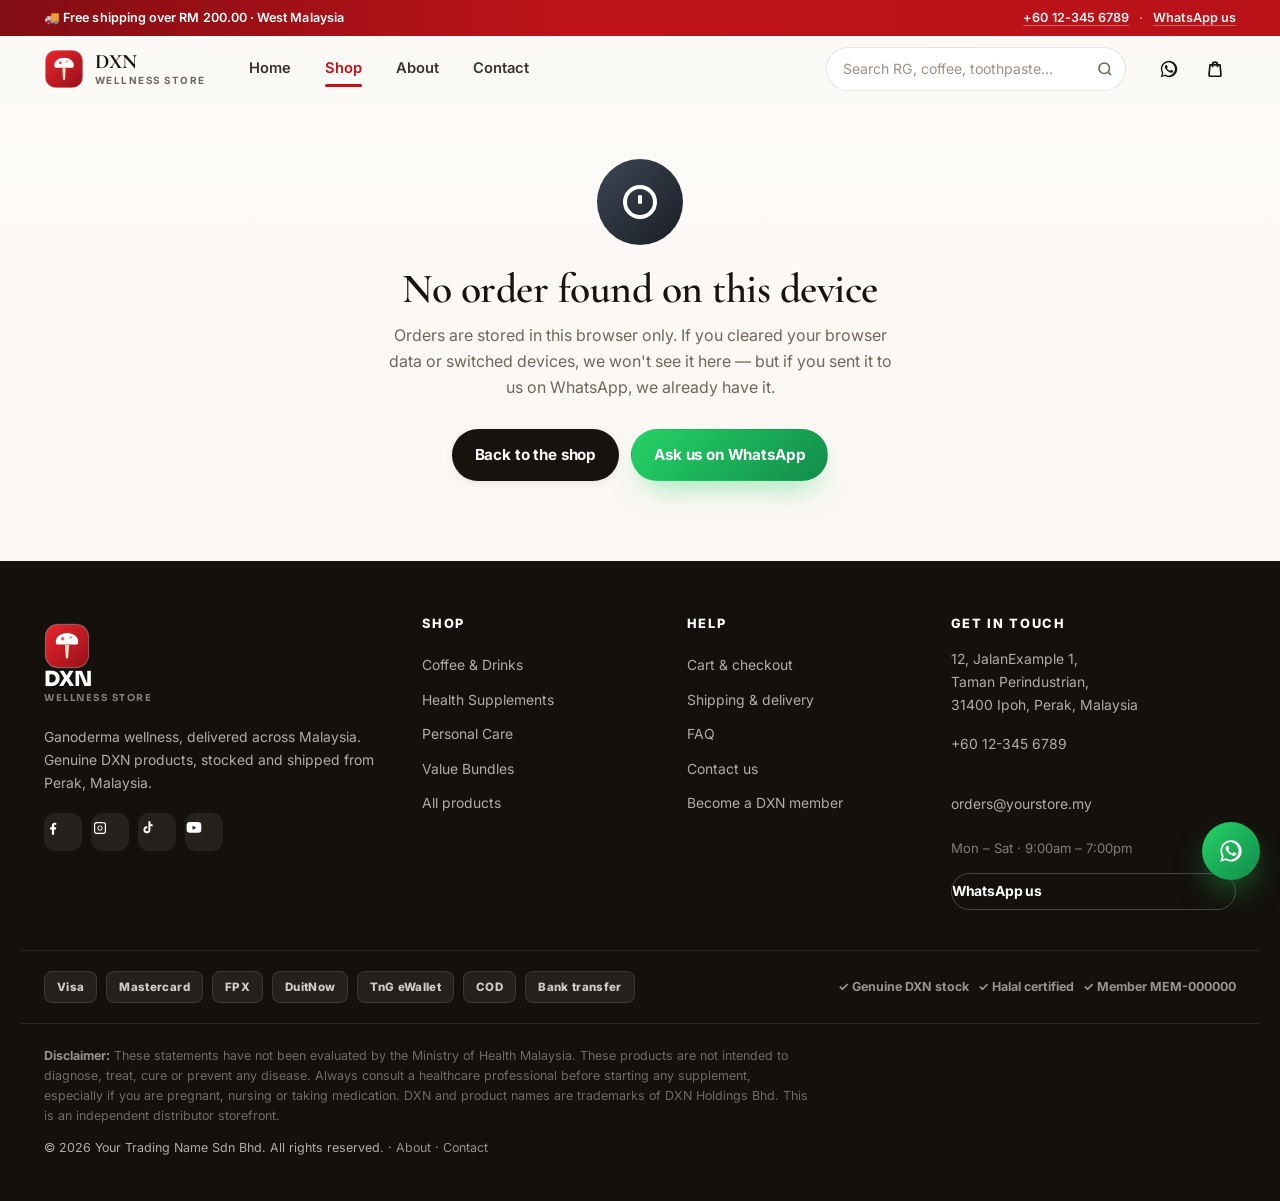
<file: order.html>
<!DOCTYPE html>
<html lang="en-MY">
<head>
<meta charset="utf-8">
<meta name="viewport" content="width=device-width, initial-scale=1">
<title>Order confirmation — DXN Wellness Store Malaysia</title>
<meta name="description" content="Your DXN order has been recorded. Confirm it on WhatsApp and we'll dispatch it.">
<meta name="theme-color" content="#0E7A5F">
<meta name="robots" content="noindex,nofollow">
<link rel="icon" href="assets/favicon.svg" type="image/svg+xml">
<link rel="stylesheet" href="css/style.css">
<link rel="preconnect" href="https://fonts.googleapis.com">
<link rel="preconnect" href="https://fonts.gstatic.com" crossorigin>
<script type="importmap">
{ "imports": { "three": "./vendor/three.module.js", "three/addons/": "./vendor/addons/" } }
</script>
</head>
<body data-page="shop">

<div id="site-header"></div>

<main id="main">
  <div class="wrap">
    <div class="donebox" id="donebox">
      <div class="donebox__ico">
        <svg viewBox="0 0 24 24" width="42" height="42" fill="none" stroke="currentColor" stroke-width="2.6" stroke-linecap="round" stroke-linejoin="round"><path d="m5 12.5 4.5 4.5L19 7"/></svg>
      </div>
      <h1 id="done-title">Thank you — your order is recorded</h1>
      <p id="done-lead">We've saved your order on this device. One last step: send it to us on WhatsApp so we can confirm stock and dispatch it.</p>

      <div class="oid">
        <span id="oid-label">Order ID</span>
        <strong id="oid-value">—</strong>
        <button id="oid-copy">Copy</button>
      </div>

      <div class="hero__cta" style="justify-content:center;margin-bottom:34px">
        <a class="btn btn--wa btn--lg" id="wa-send" href="#" target="_blank" rel="noopener">
          <svg viewBox="0 0 24 24" width="18" height="18" fill="currentColor"><path d="M12.04 2C6.6 2 2.2 6.4 2.2 11.84c0 1.94.53 3.75 1.44 5.3L2 22l4.98-1.6a9.8 9.8 0 0 0 5.06 1.4h.01c5.43 0 9.84-4.4 9.84-9.84C21.89 6.4 17.48 2 12.04 2Zm0 17.98h-.01a8.2 8.2 0 0 1-4.16-1.14l-.3-.18-3.1 1 .83-3.03-.2-.31a8.13 8.13 0 0 1-1.25-4.35c0-4.5 3.68-8.17 8.19-8.17a8.17 8.17 0 0 1 0 16.18Z"/></svg>
          Send order on WhatsApp
        </a>
        <button class="btn btn--ghost btn--lg" id="print-order">Print / save PDF</button>
      </div>

      <section class="panel receipt" id="receipt"></section>

      <div class="steps" id="steps"></div>

      <div class="hero__cta" style="justify-content:center;margin-top:10px">
        <a class="btn btn--primary" href="catalogue.html">Continue shopping</a>
        <a class="btn btn--ghost" href="contact.html">Contact us</a>
      </div>
    </div>
  </div>
</main>

<div id="site-footer"></div>
<noscript><div class="wrap" style="padding:24px"><p><strong>Please enable JavaScript</strong> to view your order.</p></div></noscript>
<script type="module" src="js/order.js"></script>
</body>
</html>
</file>
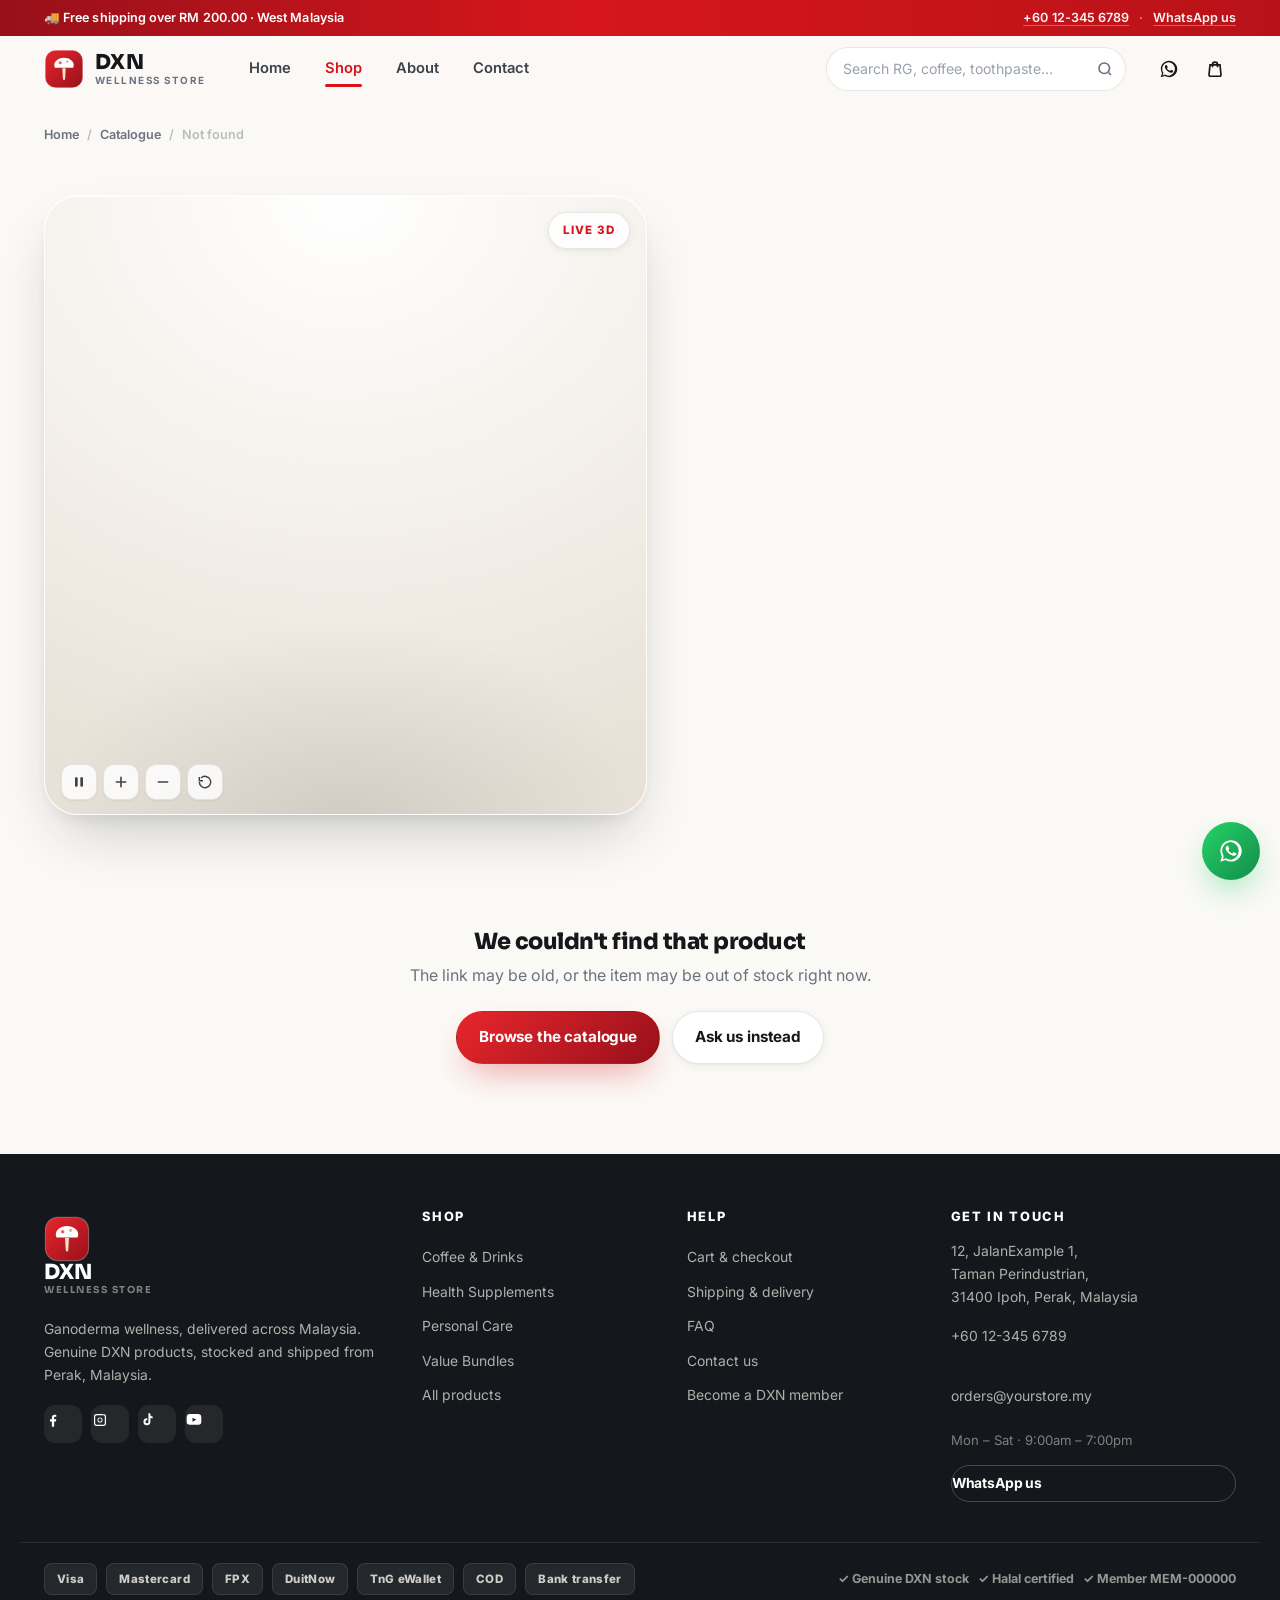
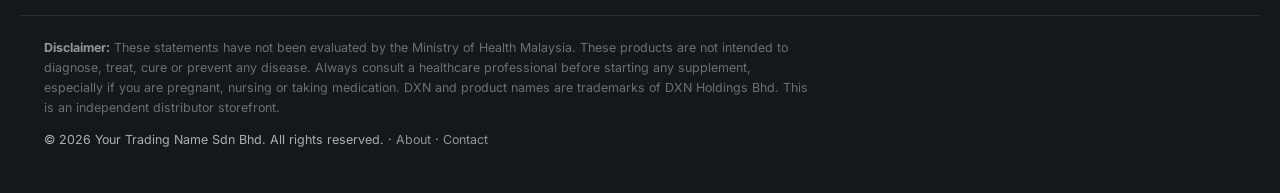
<file: dxn-store/product.html>
<!DOCTYPE html>
<html lang="en-MY">
<head>
<meta charset="utf-8">
<meta name="viewport" content="width=device-width, initial-scale=1">
<title>Product — DXN Wellness Store Malaysia</title>
<meta name="description" content="Inspect this DXN product in live 3D, check the label and pack size, then order online or via WhatsApp. Malaysian stock, nationwide delivery.">
<meta name="theme-color" content="#D6161C">
<link rel="icon" href="assets/favicon.svg" type="image/svg+xml">
<link rel="stylesheet" href="css/style.css">
<link rel="preconnect" href="https://fonts.googleapis.com">
<link rel="preconnect" href="https://fonts.gstatic.com" crossorigin>
<script type="importmap">
{ "imports": { "three": "./vendor/three.module.js", "three/addons/": "./vendor/addons/" } }
</script>
</head>
<body data-page="shop">

<div id="site-header"></div>

<main id="main">
  <div class="wrap" id="pdp-root" style="padding-top:22px">
    <div class="crumbs" id="crumbs"></div>
  </div>

  <div class="wrap">
    <section class="pdp" id="pdp" hidden>

      <!-- 3D -->
      <div class="pdp__stage">
        <div class="viewer pdp__viewer" id="pdp-viewer">
          <div class="viewer__hint">
            <svg viewBox="0 0 24 24" width="15" height="15" fill="none" stroke="currentColor" stroke-width="2"><path d="M9 11V6a2 2 0 1 1 4 0v5"/><path d="M13 11V5.5a2 2 0 1 1 4 0V13"/><path d="M17 11.5a2 2 0 1 1 4 0V15a6 6 0 0 1-6 6h-2.2a6 6 0 0 1-4.6-2.1L4 14.2a2 2 0 0 1 3-2.6l2 2.2"/></svg>
            Drag to rotate · scroll to zoom
          </div>
          <div class="viewer__badge" id="pdp-badge">LIVE 3D</div>
          <div class="viewer__hud">
            <div class="viewer__tools">
              <button class="toolbtn" id="btn-spin" title="Pause / resume rotation" aria-label="Pause or resume rotation">
                <svg viewBox="0 0 24 24" width="16" height="16" fill="currentColor"><rect x="6" y="5" width="4" height="14" rx="1.2"/><rect x="14" y="5" width="4" height="14" rx="1.2"/></svg>
              </button>
              <button class="toolbtn" id="btn-zoomin" title="Zoom in" aria-label="Zoom in">
                <svg viewBox="0 0 24 24" width="16" height="16" fill="none" stroke="currentColor" stroke-width="2.4" stroke-linecap="round"><path d="M12 5v14M5 12h14"/></svg>
              </button>
              <button class="toolbtn" id="btn-zoomout" title="Zoom out" aria-label="Zoom out">
                <svg viewBox="0 0 24 24" width="16" height="16" fill="none" stroke="currentColor" stroke-width="2.4" stroke-linecap="round"><path d="M5 12h14"/></svg>
              </button>
              <button class="toolbtn" id="btn-reset" title="Reset view" aria-label="Reset view">
                <svg viewBox="0 0 24 24" width="16" height="16" fill="none" stroke="currentColor" stroke-width="2.2"><path d="M3.5 12a8.5 8.5 0 1 0 2.6-6.1"/><path d="M3.5 4.5V10H9"/></svg>
              </button>
            </div>
          </div>
        </div>
        <div class="pdp__thumbs" id="angles"></div>
      </div>

      <!-- info -->
      <div class="pdp__info" id="pdp-info"></div>
    </section>

    <section class="section section--tight" id="related-section" hidden>
      <div class="section__head">
        <div>
          <span class="eyebrow eyebrow--leaf"><span class="dot"></span> Goes well with</span>
          <h2 style="margin-top:16px">Customers also bought</h2>
        </div>
        <a class="btn btn--outline" href="catalogue.html">All products</a>
      </div>
      <div class="grid grid--3" id="related"></div>
    </section>
  </div>
</main>

<div id="site-footer"></div>
<noscript><div class="wrap" style="padding:24px"><p><strong>Please enable JavaScript</strong> to view this product.</p></div></noscript>
<script type="module" src="js/product.js"></script>
</body>
</html>
</file>
<file: dxn-store/css/style.css>
/* ============================================================
   DXN 3D STORE — DESIGN SYSTEM
   ============================================================ */

@import url('https://fonts.googleapis.com/css2?family=Sora:wght@400;600;700;800&family=Inter:wght@400;500;600;700;800&display=swap');

/* ---------- tokens ---------- */
:root{
  --brand:#D6161C; --brand-600:#B81218; --brand-700:#98101A; --brand-100:#FDECEC; --brand-050:#FEF6F6;
  --leaf:#0E7A5F;  --leaf-600:#0A5C47;  --leaf-100:#E4F3EE;
  --gold:#C8A24A;  --gold-100:#F7EFDC;
  --ink:#15171B;   --ink-2:#3C424C;     --muted:#6B7280;   --muted-2:#9AA1AC;

  --bg:#FBF9F6;    --bg-2:#F3EFE9;      --bg-3:#EBE6DE;    --card:#FFFFFF;
  --line:rgba(21,23,27,.10);           --line-2:rgba(21,23,27,.055);

  --sh-xs:0 1px 2px rgba(21,23,27,.06);
  --sh-sm:0 2px 8px rgba(21,23,27,.06), 0 1px 2px rgba(21,23,27,.04);
  --sh-md:0 8px 24px -6px rgba(21,23,27,.12), 0 2px 6px rgba(21,23,27,.05);
  --sh-lg:0 28px 60px -18px rgba(21,23,27,.24), 0 8px 20px -8px rgba(21,23,27,.10);
  --sh-brand:0 16px 34px -12px rgba(214,22,28,.45);
  --sh-leaf:0 16px 34px -12px rgba(14,122,95,.40);

  --r-xs:8px; --r-sm:12px; --r:18px; --r-lg:26px; --r-xl:34px;
  --wrap:1240px;
  --hdr-h:66px;
  --ease:cubic-bezier(.22,.85,.3,1);
  --font-d:'Sora','Inter',system-ui,-apple-system,'Segoe UI',Roboto,sans-serif;
  --font-b:'Inter',system-ui,-apple-system,'Segoe UI',Roboto,'Helvetica Neue',Arial,sans-serif;
}

/* ---------- reset ---------- */
*,*::before,*::after{box-sizing:border-box}
html{-webkit-text-size-adjust:100%;scroll-behavior:smooth}
body{
  margin:0;background:var(--bg);color:var(--ink);
  font-family:var(--font-b);font-size:16px;line-height:1.62;
  -webkit-font-smoothing:antialiased;text-rendering:optimizeLegibility;
  overflow-x:hidden;
}
body.no-scroll{overflow:hidden}
img,svg,canvas{display:block;max-width:100%}
a{color:inherit;text-decoration:none}
button,input,select,textarea{font:inherit;color:inherit}
button{cursor:pointer;background:none;border:0;padding:0}
h1,h2,h3,h4,h5{font-family:var(--font-d);font-weight:800;line-height:1.14;letter-spacing:-.022em;margin:0}
p{margin:0 0 1em}
ul,ol{margin:0;padding:0;list-style:none}
hr{border:0;border-top:1px solid var(--line);margin:2rem 0}
::selection{background:var(--brand);color:#fff}
:focus-visible{outline:3px solid rgba(214,22,28,.55);outline-offset:2px;border-radius:6px}

.wrap{max-width:var(--wrap);margin:0 auto;padding:0 24px;width:100%}
.muted{color:var(--muted)}
.skip{position:absolute;left:-9999px;top:0;z-index:999;background:#fff;padding:12px 18px;border-radius:0 0 12px 0}
.skip:focus{left:0}

/* ============================================================
   BUTTONS
   ============================================================ */
.btn{
  --btn-bg:var(--brand); --btn-fg:#fff;
  display:inline-flex;align-items:center;justify-content:center;gap:9px;
  padding:13px 22px;border-radius:999px;font-weight:700;font-size:.95rem;
  font-family:var(--font-b);letter-spacing:-.01em;
  background:var(--btn-bg);color:var(--btn-fg);
  border:1.5px solid transparent;white-space:nowrap;
  transition:transform .22s var(--ease), box-shadow .22s var(--ease), background .2s, color .2s, border-color .2s;
  box-shadow:var(--sh-brand);position:relative;overflow:hidden;
}
.btn:hover{transform:translateY(-2px)}
.btn:active{transform:translateY(0) scale(.985)}
.btn--primary{background:linear-gradient(135deg,#E8262D,var(--brand-700));box-shadow:var(--sh-brand)}
.btn--leaf{--btn-bg:var(--leaf);background:linear-gradient(135deg,#14A07C,var(--leaf-600));box-shadow:var(--sh-leaf)}
.btn--dark{--btn-bg:var(--ink);background:linear-gradient(135deg,#262A31,#0F1114);box-shadow:0 14px 30px -12px rgba(21,23,27,.5)}
.btn--ghost{background:#fff;color:var(--ink);border-color:var(--line);box-shadow:var(--sh-sm)}
.btn--ghost:hover{border-color:rgba(21,23,27,.22);background:#fff}
.btn--outline{background:transparent;color:var(--brand);border-color:rgba(214,22,28,.4);box-shadow:none}
.btn--outline:hover{background:var(--brand-050)}
.btn--wa{--btn-bg:#1FA855;background:linear-gradient(135deg,#25D366,#128C4B);box-shadow:0 14px 30px -12px rgba(37,211,102,.55)}
.btn--block{width:100%}
.btn--sm{padding:9px 16px;font-size:.85rem}
.btn--lg{padding:17px 32px;font-size:1.05rem}
.btn[disabled],.btn.is-disabled{opacity:.45;pointer-events:none;box-shadow:none}
.btn.is-added{background:linear-gradient(135deg,#14A07C,var(--leaf-600))!important;box-shadow:var(--sh-leaf)}

.iconbtn{
  width:42px;height:42px;border-radius:12px;display:inline-flex;align-items:center;justify-content:center;
  color:var(--ink);background:transparent;border:1px solid transparent;position:relative;
  transition:background .18s, transform .18s var(--ease), border-color .18s;
}
.iconbtn:hover{background:rgba(21,23,27,.055);transform:translateY(-1px)}
.badge{
  position:absolute;top:2px;right:0;min-width:19px;height:19px;padding:0 5px;border-radius:999px;
  background:var(--brand);color:#fff;font-size:.68rem;font-weight:800;line-height:19px;text-align:center;
  box-shadow:0 0 0 2px var(--bg);font-variant-numeric:tabular-nums;
}

/* ============================================================
   HEADER
   ============================================================ */
#site-header{position:sticky;top:0;z-index:60}
.topbar{
  background:linear-gradient(90deg,var(--brand-700),var(--brand) 45%,#B81218);
  color:#fff;font-size:.79rem;font-weight:600;letter-spacing:.005em;
}
.topbar__in{display:flex;align-items:center;justify-content:space-between;gap:16px;height:36px}
.topbar a{opacity:.95;text-decoration:underline;text-decoration-color:rgba(255,255,255,.35);text-underline-offset:3px}
.topbar a:hover{opacity:1}
.topbar__right{display:flex;align-items:center;gap:10px}
.topbar em{opacity:.5;font-style:normal}

.hdr{
  background:rgba(251,249,246,.86);backdrop-filter:blur(18px) saturate(1.5);
  -webkit-backdrop-filter:blur(18px) saturate(1.5);
  border-bottom:1px solid transparent;transition:border-color .25s, box-shadow .25s, background .25s;
}
.hdr.is-stuck{border-bottom-color:var(--line);box-shadow:0 8px 26px -18px rgba(21,23,27,.5);background:rgba(251,249,246,.94)}
.hdr__in{display:flex;align-items:center;gap:22px;height:var(--hdr-h)}

.brand{display:flex;align-items:center;gap:11px;flex-shrink:0}
.brand__text{display:flex;flex-direction:column;line-height:1}
.brand__text strong{font-family:var(--font-d);font-size:1.28rem;font-weight:800;letter-spacing:.02em}
.brand__text small{font-size:.62rem;letter-spacing:.15em;text-transform:uppercase;color:var(--muted);font-weight:700;margin-top:3px}

.nav{display:flex;align-items:center;gap:4px;margin-left:6px}
.nav__a{
  padding:9px 15px;border-radius:999px;font-weight:600;font-size:.92rem;color:var(--ink-2);
  transition:background .18s, color .18s;position:relative;
}
.nav__a:hover{background:rgba(21,23,27,.055);color:var(--ink)}
.nav__a.is-active{color:var(--brand)}
.nav__a.is-active::after{
  content:"";position:absolute;left:15px;right:15px;bottom:3px;height:2.5px;border-radius:2px;
  background:var(--brand);
}

.search{position:relative;margin-left:auto;display:flex;align-items:center;flex:0 1 300px}
.search input{
  width:100%;padding:10px 42px 10px 16px;border-radius:999px;border:1px solid var(--line);
  background:#fff;font-size:.88rem;transition:border-color .2s, box-shadow .2s;
}
.search input::placeholder{color:var(--muted-2)}
.search input:focus{outline:none;border-color:rgba(214,22,28,.45);box-shadow:0 0 0 4px rgba(214,22,28,.09)}
.search>button{
  position:absolute;right:4px;top:50%;transform:translateY(-50%);width:34px;height:34px;border-radius:999px;
  display:grid;place-items:center;color:var(--muted);transition:background .18s,color .18s;
}
.search>button:hover{background:var(--brand-050);color:var(--brand)}
.search__pop{
  position:absolute;top:calc(100% + 10px);left:0;right:-40px;background:#fff;border:1px solid var(--line);
  border-radius:var(--r);box-shadow:var(--sh-lg);padding:8px;z-index:80;max-height:60vh;overflow:auto;
}
.search__pop[hidden]{display:none}
.sp{display:flex;align-items:center;gap:12px;padding:9px;border-radius:var(--r-sm);transition:background .16s}
.sp:hover{background:var(--bg-2)}
.sp__thumb{width:44px;height:44px;flex:0 0 44px;border-radius:11px;overflow:hidden}
.sp__body{display:flex;flex-direction:column;min-width:0;flex:1}
.sp__body strong{font-size:.88rem;font-weight:700;white-space:nowrap;overflow:hidden;text-overflow:ellipsis}
.sp__body small{font-size:.74rem;color:var(--muted)}
.sp__price{font-weight:800;font-size:.88rem;color:var(--brand);white-space:nowrap}
.sp__empty{padding:14px;font-size:.88rem;color:var(--muted);text-align:center}
.sp__empty a{color:var(--brand);font-weight:700}

.hdr__actions{display:flex;align-items:center;gap:4px;flex-shrink:0}
.navtoggle{display:none;flex-direction:column;gap:4px;width:42px;height:42px;align-items:center;justify-content:center}
.navtoggle span{width:19px;height:2px;background:var(--ink);border-radius:2px;transition:transform .25s var(--ease), opacity .2s}
.navtoggle.is-open span:nth-child(1){transform:translateY(6px) rotate(45deg)}
.navtoggle.is-open span:nth-child(2){opacity:0}
.navtoggle.is-open span:nth-child(3){transform:translateY(-6px) rotate(-45deg)}

.mnav{background:#fff;border-top:1px solid var(--line);padding:10px 24px 18px;display:flex;flex-direction:column;gap:2px;box-shadow:var(--sh-md)}
.mnav[hidden]{display:none}
.mnav a{padding:13px 8px;font-weight:600;border-bottom:1px solid var(--line-2)}
.mnav a.is-active{color:var(--brand)}
.mnav__cta{margin-top:12px;text-align:center;background:#1FA855;color:#fff;border-radius:999px;font-weight:700;border:0!important}

/* ============================================================
   HERO (home)
   ============================================================ */
.hero{
  position:relative;overflow:hidden;
  background:
    radial-gradient(120% 90% at 8% 0%, #FFF 0%, rgba(255,255,255,0) 55%),
    radial-gradient(90% 80% at 95% 12%, rgba(214,22,28,.09), rgba(214,22,28,0) 60%),
    linear-gradient(180deg,#FBF9F6 0%, #F2EDE6 62%, #EAE4DA 100%);
}
.hero::before{
  content:"";position:absolute;inset:0;pointer-events:none;
  background-image:radial-gradient(rgba(21,23,27,.055) 1px, transparent 1px);
  background-size:26px 26px;mask-image:radial-gradient(80% 60% at 50% 40%,#000,transparent);
  -webkit-mask-image:radial-gradient(80% 60% at 50% 40%,#000,transparent);
  opacity:.5;
}
.hero__in{
  position:relative;display:grid;grid-template-columns:minmax(0,.92fr) minmax(0,1.08fr);
  gap:36px;align-items:center;padding:56px 24px 40px;min-height:min(78vh,720px);
}
.hero__copy{max-width:560px}
.eyebrow{
  display:inline-flex;align-items:center;gap:8px;padding:7px 14px;border-radius:999px;
  background:#fff;border:1px solid var(--line);box-shadow:var(--sh-xs);
  font-size:.74rem;font-weight:800;letter-spacing:.11em;text-transform:uppercase;color:var(--brand);
}
.eyebrow .dot{width:7px;height:7px;border-radius:50%;background:var(--brand);box-shadow:0 0 0 4px rgba(214,22,28,.16);animation:pulse 2.2s infinite}
@keyframes pulse{0%,100%{box-shadow:0 0 0 4px rgba(214,22,28,.16)}50%{box-shadow:0 0 0 8px rgba(214,22,28,.05)}}
.eyebrow--leaf{color:var(--leaf)} .eyebrow--leaf .dot{background:var(--leaf);box-shadow:0 0 0 4px rgba(14,122,95,.16)}

.hero h1{font-size:clamp(2.5rem,5.2vw,4.15rem);margin:20px 0 0;letter-spacing:-.035em}
.hero h1 .grad{
  background:linear-gradient(96deg,var(--brand) 0%,#F05A28 45%,var(--gold) 100%);
  -webkit-background-clip:text;background-clip:text;color:transparent;
}
.hero__lead{font-size:1.1rem;color:var(--ink-2);margin:20px 0 28px;max-width:48ch}
.hero__cta{display:flex;gap:12px;flex-wrap:wrap}
.hero__stats{display:flex;gap:30px;margin-top:36px;flex-wrap:wrap}
.hero__stat b{display:block;font-family:var(--font-d);font-size:1.65rem;font-weight:800;letter-spacing:-.03em}
.hero__stat span{font-size:.79rem;color:var(--muted);font-weight:600;letter-spacing:.02em}

/* 3D viewer shell */
.viewer{
  position:relative;width:100%;height:min(64vh,560px);min-height:340px;border-radius:var(--r-xl);
  background:radial-gradient(120% 100% at 50% 0%, #FFFFFF 0%, #F4F0EA 52%, #E7E1D7 100%);
  border:1px solid rgba(255,255,255,.9);
  box-shadow:var(--sh-lg), inset 0 1px 0 rgba(255,255,255,.9);
  overflow:hidden;
}
.viewer::after{
  content:"";position:absolute;inset:0;pointer-events:none;
  background:radial-gradient(70% 45% at 50% 100%, rgba(21,23,27,.10), transparent 70%);
}
.viewer canvas{position:relative;z-index:1}
.viewer__hud{position:absolute;inset:auto 0 0 0;z-index:3;display:flex;align-items:center;justify-content:space-between;gap:12px;padding:14px 16px;pointer-events:none}
.viewer__hud>*{pointer-events:auto}
.viewer__chips{display:flex;gap:6px;flex-wrap:wrap}
.chipview{
  padding:7px 13px;border-radius:999px;background:rgba(255,255,255,.82);border:1px solid var(--line);
  font-size:.76rem;font-weight:700;color:var(--ink-2);backdrop-filter:blur(8px);
  transition:all .18s var(--ease);box-shadow:var(--sh-xs);
}
.chipview:hover{background:#fff;color:var(--brand);transform:translateY(-1px)}
.chipview.is-active{background:var(--ink);color:#fff;border-color:var(--ink)}
.viewer__tools{display:flex;gap:6px}
.toolbtn{
  width:36px;height:36px;border-radius:11px;background:rgba(255,255,255,.82);border:1px solid var(--line);
  display:grid;place-items:center;color:var(--ink-2);backdrop-filter:blur(8px);box-shadow:var(--sh-xs);transition:all .18s var(--ease);
}
.toolbtn:hover{background:#fff;color:var(--brand);transform:translateY(-1px)}
.toolbtn.is-off{opacity:.45}
.viewer__hint{
  position:absolute;left:16px;top:16px;z-index:3;display:flex;align-items:center;gap:8px;
  padding:8px 14px;border-radius:999px;background:rgba(21,23,27,.82);color:#fff;
  font-size:.74rem;font-weight:700;letter-spacing:.04em;backdrop-filter:blur(10px);
  animation:fadeout 7s var(--ease) forwards;pointer-events:none;
}
@keyframes fadeout{0%,70%{opacity:1;transform:translateY(0)}100%{opacity:0;transform:translateY(-8px)}}
.viewer__badge{
  position:absolute;right:16px;top:16px;z-index:3;padding:8px 14px;border-radius:999px;
  background:rgba(255,255,255,.9);border:1px solid var(--line);box-shadow:var(--sh-sm);
  font-size:.72rem;font-weight:800;letter-spacing:.08em;text-transform:uppercase;color:var(--brand);
}
.no-webgl{display:grid;place-items:center;padding:24px;text-align:center;color:var(--muted);font-size:.9rem}

/* ============================================================
   SECTIONS
   ============================================================ */
.section{padding:78px 0;position:relative}
.section--tight{padding:52px 0}
.section--alt{background:var(--bg-2)}
.section--dark{background:linear-gradient(160deg,#191C21,#0E1013);color:#EDEAE4}
.section--dark h2,.section--dark h3{color:#fff}
.section__head{display:flex;align-items:flex-end;justify-content:space-between;gap:28px;margin-bottom:38px;flex-wrap:wrap}
.section__head h2{font-size:clamp(1.85rem,3.3vw,2.65rem)}
.section__head p{color:var(--muted);margin:12px 0 0;max-width:56ch}
.section--dark .section__head p{color:rgba(237,234,228,.66)}
.section__head .btn{flex-shrink:0}

[data-reveal]{opacity:0;transform:translateY(22px);transition:opacity .7s var(--ease), transform .7s var(--ease)}
[data-reveal].in{opacity:1;transform:none}
[data-reveal][data-delay="1"]{transition-delay:.09s}
[data-reveal][data-delay="2"]{transition-delay:.18s}
[data-reveal][data-delay="3"]{transition-delay:.27s}
[data-reveal][data-delay="4"]{transition-delay:.36s}

/* ============================================================
   CATEGORY TILES
   ============================================================ */
.cats{display:grid;grid-template-columns:repeat(4,1fr);gap:18px}
.cat{
  position:relative;padding:26px 22px 22px;border-radius:var(--r-lg);background:var(--card);
  border:1px solid var(--line);box-shadow:var(--sh-sm);overflow:hidden;
  transition:transform .3s var(--ease), box-shadow .3s var(--ease), border-color .3s;
}
.cat:hover{transform:translateY(-5px);box-shadow:var(--sh-lg);border-color:transparent}
.cat::after{
  content:"";position:absolute;right:-40px;top:-40px;width:150px;height:150px;border-radius:50%;
  background:radial-gradient(circle at 30% 30%, var(--catc,#D6161C), transparent 70%);opacity:.13;transition:opacity .3s, transform .4s var(--ease);
}
.cat:hover::after{opacity:.22;transform:scale(1.15)}
.cat__ico{
  width:52px;height:52px;border-radius:15px;display:grid;place-items:center;margin-bottom:16px;
  background:var(--catbg,#FDECEC);color:var(--catc,#D6161C);position:relative;z-index:1;
}
.cat h3{font-size:1.12rem;margin-bottom:6px;position:relative;z-index:1}
.cat p{font-size:.85rem;color:var(--muted);margin:0;position:relative;z-index:1}
.cat__n{margin-top:16px;font-size:.76rem;font-weight:800;letter-spacing:.08em;text-transform:uppercase;color:var(--catc,#D6161C);display:flex;align-items:center;gap:7px;position:relative;z-index:1}
.cat__n svg{transition:transform .3s var(--ease)}
.cat:hover .cat__n svg{transform:translateX(4px)}

/* ============================================================
   PRODUCT CARDS
   ============================================================ */
.grid{display:grid;grid-template-columns:repeat(4,1fr);gap:22px}
.grid--3{grid-template-columns:repeat(3,1fr)}

.card{
  position:relative;background:var(--card);border:1px solid var(--line);border-radius:var(--r-lg);
  overflow:hidden;box-shadow:var(--sh-sm);display:flex;flex-direction:column;
  transition:transform .34s var(--ease), box-shadow .34s var(--ease), border-color .3s;
}
.card:hover{transform:translateY(-6px);box-shadow:var(--sh-lg);border-color:rgba(21,23,27,.05)}
.card__media{
  position:relative;height:266px;
  background:radial-gradient(85% 70% at 50% 32%, #FFFFFF 0%, #F6F2EC 58%, #EDE8E0 100%);
  border-bottom:1px solid var(--line-2);overflow:hidden;
}
.card__media::after{
  content:"";position:absolute;inset:0;pointer-events:none;
  background:radial-gradient(60% 40% at 50% 96%, rgba(21,23,27,.10), transparent 72%);
}
.stage{position:relative;width:100%;height:100%;cursor:grab;z-index:2}
.stage.is-dragging{cursor:grabbing}
.stage__fallback{position:absolute;inset:0;display:grid;place-items:center}
.card__flags{position:absolute;left:14px;top:14px;z-index:4;display:flex;flex-direction:column;gap:6px;align-items:flex-start}
.flag{
  padding:5px 11px;border-radius:999px;font-size:.68rem;font-weight:800;letter-spacing:.06em;text-transform:uppercase;
  background:var(--ink);color:#fff;box-shadow:var(--sh-sm);
}
.flag--sale{background:var(--brand)}
.flag--new{background:var(--leaf)}
.flag--low{background:#B4530A}
.card__quick{
  position:absolute;right:14px;top:14px;z-index:4;width:38px;height:38px;border-radius:12px;
  background:rgba(255,255,255,.9);border:1px solid var(--line);display:grid;place-items:center;color:var(--ink-2);
  opacity:0;transform:translateY(-6px) scale(.94);transition:all .26s var(--ease);backdrop-filter:blur(8px);
}
.card:hover .card__quick{opacity:1;transform:none}
.card__quick:hover{background:var(--brand);color:#fff;border-color:var(--brand)}
.card__body{padding:18px 18px 20px;display:flex;flex-direction:column;gap:8px;flex:1}
.card__cat{font-size:.7rem;font-weight:800;letter-spacing:.11em;text-transform:uppercase;color:var(--muted-2)}
.card__name{font-size:1.04rem;font-weight:800;font-family:var(--font-d);letter-spacing:-.02em;line-height:1.25}
.card__name a:hover{color:var(--brand)}
.card__desc{font-size:.83rem;color:var(--muted);line-height:1.5;display:-webkit-box;-webkit-line-clamp:2;-webkit-box-orient:vertical;overflow:hidden}
.card__rate{display:flex;align-items:center;gap:6px;font-size:.78rem;color:var(--muted)}
.stars{display:inline-flex;gap:1.5px;color:var(--gold)}
.stars__n{font-variant-numeric:tabular-nums}
.card__foot{display:flex;align-items:flex-end;justify-content:space-between;gap:10px;margin-top:auto;padding-top:12px}
.price{display:flex;flex-direction:column;line-height:1.15}
.price b{font-family:var(--font-d);font-size:1.28rem;font-weight:800;letter-spacing:-.03em}
.price s{font-size:.78rem;color:var(--muted-2);font-weight:600}
.price .save{font-size:.7rem;font-weight:800;color:var(--leaf);letter-spacing:.02em}
.card__pack{font-size:.75rem;color:var(--muted);font-weight:600}
.addbtn{
  width:44px;height:44px;border-radius:14px;background:var(--ink);color:#fff;display:grid;place-items:center;
  transition:all .24s var(--ease);box-shadow:var(--sh-sm);flex-shrink:0;
}
.addbtn:hover{background:var(--brand);transform:translateY(-2px) rotate(90deg);box-shadow:var(--sh-brand)}
.addbtn.is-added{background:var(--leaf)}
.draghint{
  position:absolute;left:50%;bottom:12px;transform:translateX(-50%);z-index:4;
  font-size:.68rem;font-weight:700;letter-spacing:.09em;text-transform:uppercase;color:var(--muted);
  background:rgba(255,255,255,.78);padding:5px 12px;border-radius:999px;border:1px solid var(--line-2);
  opacity:0;transition:opacity .3s;pointer-events:none;backdrop-filter:blur(6px);
}
.card:hover .draghint{opacity:1}

/* ============================================================
   CATALOGUE PAGE
   ============================================================ */
.pagehead{
  background:linear-gradient(180deg,#F6F2EC, var(--bg));border-bottom:1px solid var(--line);
  padding:44px 0 30px;
}
.crumbs{display:flex;gap:8px;font-size:.79rem;color:var(--muted);font-weight:600;margin-bottom:14px;flex-wrap:wrap}
.crumbs a:hover{color:var(--brand)}
.crumbs span{opacity:.45}
.pagehead h1{font-size:clamp(2rem,4vw,2.9rem)}
.pagehead p{color:var(--muted);margin:12px 0 0;max-width:64ch}

.toolbar{
  position:sticky;top:calc(var(--hdr-h) + 36px);z-index:40;background:rgba(251,249,246,.9);
  backdrop-filter:blur(16px);border-bottom:1px solid var(--line);padding:14px 0;
}
.toolbar__in{display:flex;align-items:center;gap:14px;flex-wrap:wrap}
.filters{display:flex;gap:8px;overflow-x:auto;padding-bottom:2px;scrollbar-width:none;flex:1;min-width:0}
.filters::-webkit-scrollbar{display:none}
.filter{
  padding:9px 17px;border-radius:999px;border:1px solid var(--line);background:#fff;font-size:.85rem;font-weight:700;
  color:var(--ink-2);white-space:nowrap;transition:all .2s var(--ease);box-shadow:var(--sh-xs);
}
.filter:hover{border-color:rgba(21,23,27,.2);transform:translateY(-1px)}
.filter.is-active{background:var(--ink);color:#fff;border-color:var(--ink);box-shadow:0 8px 20px -8px rgba(21,23,27,.6)}
.filter b{opacity:.55;font-weight:700;margin-left:6px;font-size:.78rem}
.sortsel{
  padding:10px 34px 10px 14px;border-radius:999px;border:1px solid var(--line);background:#fff;
  font-size:.85rem;font-weight:600;appearance:none;cursor:pointer;
  background-image:url("data:image/svg+xml,%3Csvg xmlns='http://www.w3.org/2000/svg' viewBox='0 0 24 24' fill='none' stroke='%236B7280' stroke-width='2.4'%3E%3Cpath d='m6 9 6 6 6-6'/%3E%3C/svg%3E");
  background-repeat:no-repeat;background-position:right 10px center;background-size:16px;
}
.resultcount{font-size:.85rem;color:var(--muted);font-weight:600;white-space:nowrap}
.resultcount b{color:var(--ink)}
.empty{padding:80px 20px;text-align:center}
.empty h3{font-size:1.4rem;margin-bottom:8px}
.empty p{color:var(--muted)}

/* ============================================================
   PRODUCT DETAIL
   ============================================================ */
.pdp{display:grid;grid-template-columns:minmax(0,1.05fr) minmax(0,.95fr);gap:44px;padding:36px 0 10px;align-items:start}
.pdp__stage{position:sticky;top:calc(var(--hdr-h) + 60px)}
.pdp__viewer{height:min(70vh,620px)}
.pdp__thumbs{display:flex;gap:10px;margin-top:14px;flex-wrap:wrap}
.mini{
  width:82px;height:82px;border-radius:var(--r-sm);border:1px solid var(--line);background:var(--bg-2);
  position:relative;overflow:hidden;transition:all .2s var(--ease);
}
.mini.is-active{border-color:var(--brand);box-shadow:0 0 0 3px rgba(214,22,28,.12)}
.mini:hover{transform:translateY(-2px)}
.mini .stage{height:100%}

.pdp__info h1{font-size:clamp(1.85rem,3.2vw,2.5rem);margin:10px 0 12px}
.pdp__rate{display:flex;align-items:center;gap:10px;margin-bottom:18px;font-size:.86rem;color:var(--muted)}
.pdp__rate a{color:var(--brand);font-weight:700;text-decoration:underline;text-underline-offset:3px}
.pdp__price{display:flex;align-items:baseline;gap:14px;margin:0 0 6px}
.pdp__price b{font-family:var(--font-d);font-size:2.5rem;font-weight:800;letter-spacing:-.04em}
.pdp__price s{font-size:1.05rem;color:var(--muted-2)}
.pdp__price .save{background:var(--leaf-100);color:var(--leaf-600);padding:5px 12px;border-radius:999px;font-size:.78rem;font-weight:800}
.pdp__stock{font-size:.83rem;font-weight:700;display:flex;align-items:center;gap:7px;margin-bottom:20px}
.pdp__stock .dot{width:8px;height:8px;border-radius:50%;background:var(--leaf);box-shadow:0 0 0 3px rgba(14,122,95,.18)}
.pdp__stock.is-low .dot{background:#B4530A;box-shadow:0 0 0 3px rgba(180,83,10,.18)}
.pdp__desc{color:var(--ink-2);margin-bottom:22px}

.hl{display:grid;grid-template-columns:1fr 1fr;gap:9px;margin:0 0 26px}
.hl li{display:flex;gap:9px;font-size:.88rem;color:var(--ink-2);align-items:flex-start;line-height:1.45}
.hl li svg{flex-shrink:0;margin-top:3px;color:var(--leaf)}

.buybox{background:#fff;border:1px solid var(--line);border-radius:var(--r-lg);padding:20px;box-shadow:var(--sh-sm);margin-bottom:20px}
.buyrow{display:flex;gap:12px;align-items:stretch;flex-wrap:wrap}
.stepper{
  display:inline-flex;align-items:center;gap:0;border:1.5px solid var(--line);border-radius:999px;overflow:hidden;background:#fff;
}
.stepper button{width:42px;height:46px;font-size:1.2rem;font-weight:700;color:var(--ink-2);transition:background .16s}
.stepper button:hover{background:var(--bg-2);color:var(--brand)}
.stepper span{min-width:38px;text-align:center;font-weight:800;font-variant-numeric:tabular-nums}
.stepper .dline__rm{width:auto;padding:0 14px;font-size:.78rem;font-weight:700;color:var(--muted)}
.buybox .btn{flex:1;min-width:170px}
.buybox__meta{display:flex;gap:18px;flex-wrap:wrap;margin-top:16px;padding-top:16px;border-top:1px solid var(--line-2);font-size:.8rem;color:var(--muted);font-weight:600}
.buybox__meta span{display:flex;align-items:center;gap:7px}

.wabox{
  background:linear-gradient(120deg,#E9FBF1,#F4FEF8);border:1px solid rgba(31,168,85,.28);
  border-radius:var(--r);padding:16px 18px;display:flex;gap:14px;align-items:center;margin-bottom:22px;flex-wrap:wrap;
}
.wabox__ico{width:44px;height:44px;border-radius:13px;background:#25D366;color:#fff;display:grid;place-items:center;flex-shrink:0}
.wabox__txt{flex:1;min-width:180px}
.wabox__txt b{display:block;font-size:.94rem}
.wabox__txt small{color:var(--muted);font-size:.8rem}

.tabs{border-top:1px solid var(--line);margin-top:8px}
.tabbtns{display:flex;gap:4px;border-bottom:1px solid var(--line);overflow-x:auto;scrollbar-width:none}
.tabbtns::-webkit-scrollbar{display:none}
.tabbtn{
  padding:14px 18px;font-weight:700;font-size:.9rem;color:var(--muted);border-bottom:2.5px solid transparent;
  margin-bottom:-1px;white-space:nowrap;transition:color .2s, border-color .2s;
}
.tabbtn:hover{color:var(--ink)}
.tabbtn.is-active{color:var(--brand);border-bottom-color:var(--brand)}
.tabpane{padding:24px 2px;display:none;animation:fadein .35s var(--ease)}
.tabpane.is-active{display:block}
@keyframes fadein{from{opacity:0;transform:translateY(6px)}to{opacity:1;transform:none}}
.tabpane h3{font-size:1.05rem;margin-bottom:12px}
.tabpane p{color:var(--ink-2)}
.spectable{width:100%;border-collapse:collapse;font-size:.9rem}
.spectable th,.spectable td{text-align:left;padding:11px 12px;border-bottom:1px solid var(--line-2)}
.spectable th{color:var(--muted);font-weight:700;width:38%}
.reviewlist{display:flex;flex-direction:column;gap:16px}
.review{padding:16px;background:var(--bg-2);border-radius:var(--r);border:1px solid var(--line-2)}
.review__head{display:flex;align-items:center;gap:12px;margin-bottom:8px}
.avatar{width:38px;height:38px;border-radius:50%;background:linear-gradient(135deg,var(--brand),var(--gold));color:#fff;display:grid;place-items:center;font-weight:800;font-size:.85rem;flex-shrink:0}
.review__head b{font-size:.9rem}
.review__head small{color:var(--muted);font-size:.76rem;display:block}
.review p{margin:0;font-size:.9rem;color:var(--ink-2)}
.notice{
  background:var(--gold-100);border:1px solid rgba(200,162,74,.35);border-radius:var(--r);
  padding:14px 16px;font-size:.83rem;color:#6B5518;line-height:1.55;margin-top:22px;
}

/* ============================================================
   CART + CHECKOUT
   ============================================================ */
.cartgrid{display:grid;grid-template-columns:minmax(0,1.55fr) minmax(0,.85fr);gap:32px;align-items:start;padding:34px 0 70px}
.panel{background:#fff;border:1px solid var(--line);border-radius:var(--r-lg);box-shadow:var(--sh-sm);overflow:hidden}
.panel__head{padding:20px 22px;border-bottom:1px solid var(--line);display:flex;align-items:center;justify-content:space-between;gap:14px}
.panel__head h2{font-size:1.18rem}
.panel__body{padding:22px}
.panel--sticky{position:sticky;top:calc(var(--hdr-h) + 60px)}

.cline{display:grid;grid-template-columns:96px 1fr auto;gap:16px;padding:18px 0;border-bottom:1px solid var(--line-2);align-items:center}
.cline:last-child{border-bottom:0;padding-bottom:0}
.cline:first-child{padding-top:0}
.cline__thumb{width:96px;height:96px;border-radius:var(--r-sm);overflow:hidden;background:radial-gradient(80% 70% at 50% 35%,#fff,#F1ECE4);border:1px solid var(--line-2)}
.cline__thumb .stage{height:100%}
.cline__name{font-weight:800;font-family:var(--font-d);font-size:1rem;letter-spacing:-.02em}
.cline__name:hover{color:var(--brand)}
.cline__meta{font-size:.8rem;color:var(--muted);margin:3px 0 10px}
.cline__right{display:flex;flex-direction:column;align-items:flex-end;gap:10px}
.cline__total{font-family:var(--font-d);font-weight:800;font-size:1.1rem}
.cline .stepper button{width:36px;height:38px}
.rm{font-size:.78rem;font-weight:700;color:var(--muted);text-decoration:underline;text-underline-offset:3px}
.rm:hover{color:var(--brand)}

.sum{display:flex;flex-direction:column;gap:12px}
.sum__row{display:flex;justify-content:space-between;gap:12px;font-size:.92rem}
.sum__row span:first-child{color:var(--muted);font-weight:600}
.sum__row b{font-variant-numeric:tabular-nums;font-weight:700}
.sum__row.is-free b{color:var(--leaf);font-weight:800}
.sum__total{
  display:flex;justify-content:space-between;align-items:baseline;gap:12px;
  padding-top:14px;margin-top:4px;border-top:1.5px solid var(--line);
}
.sum__total span{font-weight:800;font-size:.95rem}
.sum__total b{font-family:var(--font-d);font-size:1.75rem;font-weight:800;letter-spacing:-.035em}
.shipbar{
  position:relative;height:38px;border-radius:11px;background:var(--bg-2);overflow:hidden;
  display:grid;place-items:center;font-size:.78rem;font-weight:700;color:var(--ink-2);margin-bottom:16px;border:1px solid var(--line-2);
}
.shipbar__fill{position:absolute;left:0;top:0;bottom:0;background:linear-gradient(90deg,var(--brand-100),#FBD9A8);transition:width .5s var(--ease)}
.shipbar span{position:relative;z-index:1}
.shipbar.is-free{background:var(--leaf-100);color:var(--leaf-600);border-color:rgba(14,122,95,.2)}

.fieldset{border:0;padding:0;margin:0 0 22px}
.legend{font-family:var(--font-d);font-weight:800;font-size:.95rem;letter-spacing:-.01em;margin-bottom:14px;display:flex;align-items:center;gap:10px}
.legend i{
  width:24px;height:24px;border-radius:8px;background:var(--brand-100);color:var(--brand);
  font-style:normal;font-size:.75rem;font-weight:800;display:grid;place-items:center;flex-shrink:0;
}
.fields{display:grid;grid-template-columns:1fr 1fr;gap:14px}
.field{display:flex;flex-direction:column;gap:6px}
.field--full{grid-column:1/-1}
.field label{font-size:.8rem;font-weight:700;color:var(--ink-2)}
.field label .req{color:var(--brand)}
.field input,.field select,.field textarea{
  padding:12px 14px;border:1.5px solid var(--line);border-radius:var(--r-sm);background:#fff;font-size:.92rem;
  transition:border-color .18s, box-shadow .18s;width:100%;
}
.field textarea{resize:vertical;min-height:88px}
.field input:focus,.field select:focus,.field textarea:focus{
  outline:none;border-color:rgba(214,22,28,.5);box-shadow:0 0 0 4px rgba(214,22,28,.09);
}
.field input.is-bad,.field select.is-bad{border-color:var(--brand);background:var(--brand-050)}
.field .err{font-size:.74rem;color:var(--brand);font-weight:700;display:none}
.field.is-bad .err{display:block}
.field small{font-size:.74rem;color:var(--muted)}

.optgrid{display:grid;grid-template-columns:1fr 1fr;gap:10px}
.opt{
  position:relative;border:1.5px solid var(--line);border-radius:var(--r);padding:14px;cursor:pointer;
  transition:all .2s var(--ease);background:#fff;display:flex;gap:12px;align-items:flex-start;
}
.opt:hover{border-color:rgba(21,23,27,.22);transform:translateY(-1px)}
.opt input{position:absolute;opacity:0;pointer-events:none}
.opt__radio{
  width:20px;height:20px;border-radius:50%;border:2px solid var(--line);flex-shrink:0;margin-top:2px;
  display:grid;place-items:center;transition:border-color .18s;
}
.opt__radio::after{content:"";width:10px;height:10px;border-radius:50%;background:var(--brand);transform:scale(0);transition:transform .2s var(--ease)}
.opt.is-on{border-color:var(--brand);background:var(--brand-050);box-shadow:0 0 0 3px rgba(214,22,28,.08)}
.opt.is-on .opt__radio{border-color:var(--brand)}
.opt.is-on .opt__radio::after{transform:scale(1)}
.opt__body b{display:block;font-size:.9rem;font-weight:800}
.opt__body small{display:block;font-size:.78rem;color:var(--muted);margin-top:2px;line-height:1.45}
.opt__tag{margin-left:auto;font-size:.72rem;font-weight:800;color:var(--leaf);white-space:nowrap}
.opt.is-disabled{opacity:.5;cursor:not-allowed}

.paydetail{
  margin-top:14px;padding:16px;background:var(--bg-2);border-radius:var(--r);border:1px solid var(--line-2);
  font-size:.86rem;display:none;
}
.paydetail.is-on{display:block;animation:fadein .3s var(--ease)}
.paydetail table{width:100%;border-collapse:collapse}
.paydetail td{padding:5px 0;vertical-align:top}
.paydetail td:first-child{color:var(--muted);width:42%;font-weight:600}
.paydetail td:last-child{font-weight:700;word-break:break-word}
.paydetail code{background:#fff;padding:2px 7px;border-radius:6px;border:1px solid var(--line);font-size:.8rem}
.qrbox{display:flex;gap:16px;align-items:center;flex-wrap:wrap}
.qrbox .qr{width:130px;height:130px;border-radius:var(--r-sm);background:#fff;border:1px solid var(--line);display:grid;place-items:center;overflow:hidden;padding:8px}
.qrbox .qr img{width:100%;height:100%;object-fit:contain}
.qr-missing{font-size:.74rem;color:var(--muted);text-align:center;line-height:1.4}

.consent{display:flex;gap:11px;align-items:flex-start;font-size:.83rem;color:var(--muted);margin-top:16px}
.consent input{width:19px;height:19px;accent-color:var(--brand);margin-top:2px;flex-shrink:0}

/* ============================================================
   ORDER CONFIRMATION
   ============================================================ */
.donebox{max-width:760px;margin:0 auto;padding:56px 0 80px;text-align:center}
.donebox__ico{
  width:86px;height:86px;border-radius:50%;margin:0 auto 22px;display:grid;place-items:center;
  background:linear-gradient(135deg,#14A07C,var(--leaf-600));color:#fff;box-shadow:var(--sh-leaf);
  animation:pop .55s var(--ease);
}
@keyframes pop{0%{transform:scale(.4);opacity:0}60%{transform:scale(1.08)}100%{transform:scale(1);opacity:1}}
.donebox h1{font-size:clamp(1.8rem,3.6vw,2.6rem);margin-bottom:12px}
.donebox>p{color:var(--muted);max-width:52ch;margin:0 auto 28px}
.oid{
  display:inline-flex;align-items:center;gap:12px;padding:12px 20px;border-radius:999px;background:#fff;
  border:1.5px dashed var(--brand);font-family:var(--font-d);font-weight:800;letter-spacing:.04em;margin-bottom:28px;
}
.oid button{color:var(--brand);font-weight:800;font-size:.8rem;text-decoration:underline;text-underline-offset:3px}
.receipt{text-align:left;margin-top:8px}
.receipt .cline{grid-template-columns:1fr auto}
.steps{display:grid;grid-template-columns:repeat(3,1fr);gap:16px;margin:34px 0;text-align:left}
.step{padding:18px;background:var(--bg-2);border-radius:var(--r);border:1px solid var(--line-2)}
.step b{display:flex;align-items:center;gap:9px;font-size:.9rem;margin-bottom:6px}
.step b i{width:22px;height:22px;border-radius:50%;background:var(--ink);color:#fff;font-style:normal;font-size:.7rem;display:grid;place-items:center;font-weight:800}
.step p{font-size:.82rem;color:var(--muted);margin:0}

/* ============================================================
   2D THUMB (drawer / search / fallback)
   ============================================================ */
.thumb{position:relative;display:grid;place-items:center;width:100%;height:100%;overflow:hidden;border-radius:inherit}
.thumb__bg{position:absolute;inset:0;background:radial-gradient(80% 70% at 50% 30%, var(--a), var(--b) 78%);}
.thumb__bg::after{content:"";position:absolute;inset:0;background:linear-gradient(160deg,rgba(255,255,255,.28),transparent 55%)}
.thumb__art{position:relative;width:56%;height:56%;filter:drop-shadow(0 3px 6px rgba(0,0,0,.28))}
.thumb__tag{
  position:absolute;left:0;right:0;bottom:0;padding:3px 6px;font-size:.58rem;font-weight:800;text-align:center;
  background:rgba(0,0,0,.42);color:#fff;letter-spacing:.03em;white-space:nowrap;overflow:hidden;text-overflow:ellipsis;
}
.thumb--sm .thumb__art{width:60%;height:60%}

/* ============================================================
   DRAWER + TOASTS + FAB
   ============================================================ */
.drawer-scrim{
  position:fixed;inset:0;background:rgba(15,17,20,.42);backdrop-filter:blur(4px);z-index:100;
  opacity:0;pointer-events:none;transition:opacity .3s var(--ease);
}
.drawer-scrim.is-open{opacity:1;pointer-events:auto}
.drawer{
  position:absolute;right:0;top:0;bottom:0;width:min(420px,100%);background:var(--bg);
  display:flex;flex-direction:column;transform:translateX(102%);transition:transform .38s var(--ease);
  box-shadow:-20px 0 60px -20px rgba(0,0,0,.4);
}
.drawer-scrim.is-open .drawer{transform:none}
.drawer__head{padding:20px 22px;display:flex;align-items:center;justify-content:space-between;border-bottom:1px solid var(--line);background:#fff}
.drawer__head h2{font-size:1.15rem}
.drawer__body{flex:1;overflow-y:auto;padding:18px 22px}
.drawer__foot{padding:18px 22px 22px;border-top:1px solid var(--line);background:#fff;display:flex;flex-direction:column;gap:10px}
.drawer__empty{text-align:center;padding:56px 16px}
.drawer__empty-ico{font-size:2.6rem;margin-bottom:12px;opacity:.4}
.drawer__empty p{color:var(--muted);margin-bottom:20px}
.dline{display:grid;grid-template-columns:62px 1fr auto;gap:13px;padding:14px 0;border-bottom:1px solid var(--line-2);align-items:start}
.dline:last-child{border-bottom:0}
.dline__thumb{width:62px;height:62px;border-radius:12px;overflow:hidden;background:var(--bg-2);border:1px solid var(--line-2)}
.dline__name{font-weight:800;font-size:.88rem;line-height:1.3;display:block}
.dline__name:hover{color:var(--brand)}
.dline__meta{font-size:.75rem;color:var(--muted);margin:3px 0 8px}
.dline__total{font-weight:800;font-size:.92rem;font-variant-numeric:tabular-nums}
.dline .stepper button{width:28px;height:30px;font-size:1rem}
.dline .stepper span{min-width:26px;font-size:.85rem}
.dline .dline__rm{padding:0 10px;font-size:.72rem}
.drawer__sum{display:flex;flex-direction:column;gap:7px;font-size:.88rem;margin-bottom:4px}
.drawer__sum>div{display:flex;justify-content:space-between}
.drawer__grand{padding-top:9px;border-top:1.5px solid var(--line);font-size:1rem}
.drawer__grand strong{font-family:var(--font-d);font-size:1.25rem}

.toasts{position:fixed;right:20px;bottom:20px;z-index:300;display:flex;flex-direction:column;gap:10px;max-width:min(360px,calc(100vw - 40px))}
.toast{
  display:flex;align-items:center;gap:12px;padding:13px 15px;border-radius:var(--r);background:#fff;
  border:1px solid var(--line);box-shadow:var(--sh-lg);transform:translateY(14px) scale(.96);opacity:0;
  transition:all .32s var(--ease);
}
.toast.is-in{transform:none;opacity:1}
.toast__ico{width:30px;height:30px;border-radius:9px;display:grid;place-items:center;background:var(--leaf);color:#fff;font-weight:800;flex-shrink:0}
.toast--info .toast__ico{background:var(--ink)}
.toast--error .toast__ico{background:var(--brand)}
.toast__body{flex:1;min-width:0}
.toast__body strong{display:block;font-size:.88rem;font-weight:800}
.toast__body small{font-size:.77rem;color:var(--muted);display:block;white-space:nowrap;overflow:hidden;text-overflow:ellipsis}
.toast__act{font-size:.8rem;font-weight:800;color:var(--brand);white-space:nowrap;text-decoration:underline;text-underline-offset:3px}
.toast__x{color:var(--muted-2);font-size:.9rem;padding:4px}

.wa-fab{
  position:fixed;right:20px;bottom:20px;z-index:90;width:58px;height:58px;border-radius:50%;
  background:linear-gradient(135deg,#25D366,#128C4B);color:#fff;display:grid;place-items:center;
  box-shadow:0 14px 34px -10px rgba(37,211,102,.65);transition:transform .25s var(--ease), box-shadow .25s;
}
.wa-fab:hover{transform:translateY(-3px) scale(1.05)}
.wa-fab__tip{
  position:absolute;right:70px;top:50%;transform:translateY(-50%) translateX(8px);opacity:0;pointer-events:none;
  background:var(--ink);color:#fff;font-size:.78rem;font-weight:700;padding:8px 13px;border-radius:10px;white-space:nowrap;
  transition:all .25s var(--ease);
}
.wa-fab:hover .wa-fab__tip{opacity:1;transform:translateY(-50%)}
body.has-toasts .wa-fab{bottom:20px}

/* ============================================================
   FEATURE / TRUST / STORY BLOCKS
   ============================================================ */
.features{display:grid;grid-template-columns:repeat(4,1fr);gap:20px}
.feature{
  padding:26px 22px;border-radius:var(--r-lg);background:rgba(255,255,255,.055);
  border:1px solid rgba(255,255,255,.11);transition:all .3s var(--ease);
}
.section:not(.section--dark) .feature{background:#fff;border-color:var(--line);box-shadow:var(--sh-sm)}
.feature:hover{transform:translateY(-5px)}
.section--dark .feature:hover{background:rgba(255,255,255,.09);border-color:rgba(255,255,255,.2)}
.feature__ico{
  width:48px;height:48px;border-radius:14px;display:grid;place-items:center;margin-bottom:16px;
  background:linear-gradient(135deg,var(--brand),var(--brand-700));color:#fff;box-shadow:0 10px 22px -10px rgba(214,22,28,.7);
}
.feature:nth-child(2) .feature__ico{background:linear-gradient(135deg,#14A07C,var(--leaf-600));box-shadow:0 10px 22px -10px rgba(14,122,95,.7)}
.feature:nth-child(3) .feature__ico{background:linear-gradient(135deg,#E0A63C,#A87C22);box-shadow:0 10px 22px -10px rgba(200,162,74,.7)}
.feature:nth-child(4) .feature__ico{background:linear-gradient(135deg,#3C4654,#1A1E25);box-shadow:0 10px 22px -10px rgba(21,23,27,.7)}
.feature h3{font-size:1.04rem;margin-bottom:7px}
.feature p{font-size:.87rem;color:var(--muted);margin:0;line-height:1.6}
.section--dark .feature p{color:rgba(237,234,228,.66)}

.split{display:grid;grid-template-columns:1fr 1fr;gap:52px;align-items:center}
.split__media{position:relative}
.split__media .viewer{height:460px}
.storylist{display:flex;flex-direction:column;gap:22px;margin-top:26px}
.storyitem{display:flex;gap:16px}
.storyitem__n{
  width:38px;height:38px;border-radius:12px;background:var(--brand-100);color:var(--brand);
  display:grid;place-items:center;font-family:var(--font-d);font-weight:800;font-size:.9rem;flex-shrink:0;
}
.storyitem h4{font-size:.98rem;margin-bottom:4px}
.storyitem p{font-size:.87rem;color:var(--muted);margin:0}

.stats{display:grid;grid-template-columns:repeat(4,1fr);gap:22px;text-align:center}
.stat b{display:block;font-family:var(--font-d);font-size:clamp(2rem,4vw,2.9rem);font-weight:800;letter-spacing:-.04em;line-height:1}
.stat span{display:block;margin-top:8px;font-size:.83rem;color:var(--muted);font-weight:600}
.section--dark .stat span{color:rgba(237,234,228,.6)}

.testis{display:grid;grid-template-columns:repeat(3,1fr);gap:20px}
.testi{padding:24px;border-radius:var(--r-lg);background:#fff;border:1px solid var(--line);box-shadow:var(--sh-sm);transition:transform .3s var(--ease)}
.testi:hover{transform:translateY(-4px)}
.testi .stars{margin-bottom:12px}
.testi p{font-size:.92rem;color:var(--ink-2);line-height:1.65}
.testi__by{display:flex;align-items:center;gap:11px;margin-top:16px;padding-top:16px;border-top:1px solid var(--line-2)}
.testi__by b{font-size:.86rem;display:block}
.testi__by small{font-size:.75rem;color:var(--muted)}

.cta{
  position:relative;overflow:hidden;border-radius:var(--r-xl);padding:56px 44px;text-align:center;
  background:linear-gradient(135deg,#B81218 0%,#D6161C 45%,#E8562A 100%);color:#fff;box-shadow:var(--sh-lg);
}
.cta::before{
  content:"";position:absolute;inset:0;
  background-image:radial-gradient(rgba(255,255,255,.16) 1px, transparent 1px);background-size:22px 22px;
  mask-image:radial-gradient(70% 70% at 50% 50%,#000,transparent);
  -webkit-mask-image:radial-gradient(70% 70% at 50% 50%,#000,transparent);
}
.cta>*{position:relative;z-index:1}
.cta h2{font-size:clamp(1.7rem,3.4vw,2.5rem);margin-bottom:14px}
.cta p{opacity:.9;max-width:52ch;margin:0 auto 26px}
.cta .btn--ghost{background:#fff;color:var(--brand-700);border-color:transparent}
.cta .btn--ghost:hover{background:#fff}
.cta__row{display:flex;gap:12px;justify-content:center;flex-wrap:wrap}

/* ---------- contact / about ---------- */
.contactgrid{display:grid;grid-template-columns:.85fr 1.15fr;gap:32px;align-items:start;padding:34px 0 70px}
.infocard{display:flex;gap:14px;padding:16px 0;border-bottom:1px solid var(--line-2)}
.infocard:last-child{border-bottom:0}
.infocard__ico{width:42px;height:42px;border-radius:13px;background:var(--brand-100);color:var(--brand);display:grid;place-items:center;flex-shrink:0}
.infocard b{display:block;font-size:.9rem;margin-bottom:2px}
.infocard p,.infocard a{font-size:.86rem;color:var(--muted);margin:0;line-height:1.55}
.infocard a:hover{color:var(--brand)}
.mapbox{border-radius:var(--r-lg);overflow:hidden;border:1px solid var(--line);height:250px;background:var(--bg-3)}
.mapbox iframe{width:100%;height:100%;border:0;display:block}

.acc{border:1px solid var(--line);border-radius:var(--r);overflow:hidden;background:#fff;margin-bottom:10px}
.acc__q{
  align-items:center;justify-content:space-between;gap:14px;
}
.acc__q{width:100%;text-align:left;padding:17px 20px;font-weight:700;font-size:.95rem;display:flex;align-items:center;justify-content:space-between;gap:14px}
.acc__q span{flex:1}
.acc__q i{font-style:normal;color:var(--brand);font-size:1.3rem;transition:transform .28s var(--ease);flex-shrink:0}
.acc.is-open .acc__q i{transform:rotate(45deg)}
.acc__a{max-height:0;overflow:hidden;transition:max-height .35s var(--ease)}
.acc__a>div{padding:0 20px 18px;font-size:.9rem;color:var(--muted);line-height:1.65}

.timeline{position:relative;padding-left:34px;margin-top:28px}
.timeline::before{content:"";position:absolute;left:9px;top:6px;bottom:6px;width:2px;background:linear-gradient(180deg,var(--brand),var(--gold),var(--leaf))}
.tl{position:relative;padding-bottom:26px}
.tl:last-child{padding-bottom:0}
.tl::before{
  content:"";position:absolute;left:-30px;top:5px;width:14px;height:14px;border-radius:50%;
  background:#fff;border:3.5px solid var(--brand);box-shadow:0 0 0 4px rgba(214,22,28,.1);
}
.tl b{font-family:var(--font-d);font-size:1rem;display:block;margin-bottom:4px}
.tl span{font-size:.78rem;font-weight:800;color:var(--brand);letter-spacing:.08em;text-transform:uppercase}
.tl p{font-size:.89rem;color:var(--muted);margin:6px 0 0}

/* ============================================================
   FOOTER
   ============================================================ */
.ftr{background:#14171B;color:rgba(237,234,228,.72);margin-top:0}
.ftr__grid{display:grid;grid-template-columns:1.5fr 1fr 1fr 1.25fr;gap:36px;padding:56px 24px 40px}
.ftr__logo{display:flex;align-items:center;gap:12px;margin-bottom:16px}
.ftr__logo span{font-family:var(--font-d);font-size:1.3rem;font-weight:800;color:#fff;display:flex;flex-direction:column;line-height:1}
.ftr__logo small{font-size:.6rem;letter-spacing:.16em;text-transform:uppercase;color:rgba(237,234,228,.5);font-weight:700;margin-top:4px}
.ftr__brand p{font-size:.87rem;line-height:1.65;margin-bottom:18px}
.ftr__social{display:flex;gap:9px}
.ftr__social a{
  width:38px;height:38px;border-radius:11px;background:rgba(255,255,255,.07);color:#fff;
  display:grid;place-items:center;transition:all .22s var(--ease);
}
.ftr__social a:hover{background:var(--brand);transform:translateY(-3px)}
.ftr__col h4{font-size:.8rem;letter-spacing:.13em;text-transform:uppercase;color:#fff;margin-bottom:16px;font-family:var(--font-b);font-weight:800}
.ftr__col a{display:block;font-size:.87rem;padding:6px 0;transition:color .18s, transform .18s}
.ftr__col a:hover{color:#fff;transform:translateX(3px)}
.ftr__addr{font-size:.87rem;line-height:1.65;margin-bottom:10px}
.ftr__hours{font-size:.82rem;color:rgba(237,234,228,.5);margin-bottom:14px}
.ftr__col .btn--ghost{background:transparent;color:#fff;border-color:rgba(255,255,255,.22);box-shadow:none}
.ftr__col .btn--ghost:hover{background:rgba(255,255,255,.08)}
.ftr__pay{
  display:flex;align-items:center;justify-content:space-between;gap:22px;flex-wrap:wrap;
  padding:20px 24px;border-top:1px solid rgba(255,255,255,.09);border-bottom:1px solid rgba(255,255,255,.09);
}
.payrow,.trustrow{display:flex;gap:9px;flex-wrap:wrap}
.pay{
  padding:6px 12px;border-radius:8px;background:rgba(255,255,255,.07);border:1px solid rgba(255,255,255,.1);
  font-size:.72rem;font-weight:800;color:rgba(237,234,228,.85);letter-spacing:.03em;
}
.trustrow span{font-size:.78rem;font-weight:700;color:rgba(237,234,228,.6)}
.ftr__legal{padding:22px 0 30px;font-size:.78rem}
.ftr__legal .disclaimer{color:rgba(237,234,228,.42);line-height:1.6;max-width:96ch;margin-bottom:12px}
.ftr__legal .disclaimer strong{color:rgba(237,234,228,.6)}
.ftr__legal a{color:rgba(237,234,228,.6)} .ftr__legal a:hover{color:#fff}

/* ============================================================
   RESPONSIVE
   ============================================================ */
@media (max-width:1120px){
  .grid,.cats,.features,.stats{grid-template-columns:repeat(3,1fr)}
  .hero__in{grid-template-columns:1fr;gap:26px;padding:40px 24px 44px}
  .hero__copy{max-width:none}
  .viewer{height:min(52vh,460px)}
  .pdp{grid-template-columns:1fr;gap:28px}
  .pdp__stage{position:static}
  .pdp__viewer{height:min(56vh,500px)}
  .cartgrid,.contactgrid{grid-template-columns:1fr}
  .panel--sticky{position:static}
  .split{grid-template-columns:1fr;gap:30px}
  .ftr__grid{grid-template-columns:1fr 1fr;gap:30px}
}
@media (max-width:900px){
  .nav,.search{display:none}
  .navtoggle{display:flex}
  .hdr__actions{margin-left:auto}
  .grid,.grid--3,.testis{grid-template-columns:repeat(2,1fr)}
  .cats,.features,.stats{grid-template-columns:repeat(2,1fr)}
  .steps{grid-template-columns:1fr}
  .toolbar{top:var(--hdr-h)}
  .hl{grid-template-columns:1fr}
}
@media (max-width:640px){
  .wrap{padding:0 16px}
  .section{padding:54px 0}
  .grid,.grid--3,.testis,.cats,.features,.stats{grid-template-columns:1fr}
  .topbar__in{height:auto;padding:8px 0;flex-direction:column;gap:2px;text-align:center;font-size:.72rem}
  .card__media{height:230px}
  .fields,.optgrid{grid-template-columns:1fr}
  .cline{grid-template-columns:72px 1fr;gap:12px}
  .cline__thumb{width:72px;height:72px}
  .cline__right{grid-column:1/-1;flex-direction:row;justify-content:space-between;align-items:center;width:100%}
  .ftr__grid{grid-template-columns:1fr;padding:40px 16px 28px}
  .toasts{right:12px;left:12px;bottom:88px;max-width:none}
  .wa-fab{right:14px;bottom:14px;width:52px;height:52px}
  .cta{padding:40px 22px}
  .donebox{padding:34px 0 56px}
  .pdp__price b{font-size:2rem}
  .viewer__hud{flex-direction:column;align-items:stretch;gap:8px}
  .viewer__tools{justify-content:flex-end}
}

@media (prefers-reduced-motion:reduce){
  *,*::before,*::after{animation-duration:.01ms!important;animation-iteration-count:1!important;transition-duration:.01ms!important;scroll-behavior:auto!important}
  [data-reveal]{opacity:1;transform:none}
}

@media print{
  #site-header,.wa-fab,.toasts,.drawer-scrim,.viewer__hud,.viewer__hint{display:none!important}
  body{background:#fff}
}

/* ============================================================
   HOME — hero product switcher
   ============================================================ */
.hero__stage{position:relative;min-width:0}
.hero__switch{display:flex;gap:10px;margin-top:14px;justify-content:center;flex-wrap:wrap}
.sw{
  width:66px;height:66px;border-radius:16px;border:1.5px solid var(--line);background:#fff;overflow:hidden;
  position:relative;transition:transform .25s var(--ease), box-shadow .25s var(--ease), border-color .2s;
  box-shadow:var(--sh-xs);padding:0;
}
.sw:hover{transform:translateY(-3px);box-shadow:var(--sh-md)}
.sw.is-active{border-color:var(--brand);box-shadow:0 0 0 3px rgba(214,22,28,.14)}
.sw .thumb__tag{display:none}
.features--3{grid-template-columns:repeat(3,1fr)}
@media (max-width:1120px){.features--3{grid-template-columns:repeat(3,1fr)}}
@media (max-width:900px){.features--3{grid-template-columns:1fr 1fr}}
@media (max-width:640px){.features--3{grid-template-columns:1fr}.sw{width:56px;height:56px}}

/* no-WebGL fallback inside a viewer shell */
.viewer__fallback{position:absolute;inset:0;display:flex;flex-direction:column;align-items:center;justify-content:center;gap:16px;padding:28px;text-align:center;z-index:2}
.viewer__fallback>span{width:min(46%,190px);aspect-ratio:1;border-radius:var(--r-lg);overflow:hidden;box-shadow:var(--sh-md)}
.viewer__fallback p{font-size:.84rem;color:var(--muted);max-width:34ch;margin:0}
.no-webgl{background:var(--bg-2)!important}
</file>
<file: css/style.css>
/* ============================================================
   DXN 3D STORE — DESIGN SYSTEM
   ============================================================ */

@import url('https://fonts.googleapis.com/css2?family=Cormorant+Garamond:wght@400;500;600;700&family=Sora:wght@400;500;600;700;800&family=Inter:wght@400;500;600;700;800&display=swap');

/* ---------- tokens ---------- */
:root{
  --brand:#D6161C; --brand-600:#B81218; --brand-700:#98101A; --brand-100:#FDECEC; --brand-050:#FEF6F6;
  --leaf:#0E7A5F;  --leaf-600:#0A5C47;  --leaf-100:#E4F3EE;
  --gold:#C8A24A;  --gold-100:#F7EFDC;
  --ink:#15171B;   --ink-2:#3C424C;     --muted:#6B7280;   --muted-2:#9AA1AC;

  --bg:#FBF9F6;    --bg-2:#F3EFE9;      --bg-3:#EBE6DE;    --card:#FFFFFF;
  --line:rgba(21,23,27,.10);           --line-2:rgba(21,23,27,.055);

  --sh-xs:0 1px 2px rgba(21,23,27,.06);
  --sh-sm:0 2px 8px rgba(21,23,27,.06), 0 1px 2px rgba(21,23,27,.04);
  --sh-md:0 8px 24px -6px rgba(21,23,27,.12), 0 2px 6px rgba(21,23,27,.05);
  --sh-lg:0 28px 60px -18px rgba(21,23,27,.24), 0 8px 20px -8px rgba(21,23,27,.10);
  --sh-brand:0 16px 34px -12px rgba(214,22,28,.45);
  --sh-leaf:0 16px 34px -12px rgba(14,122,95,.40);

  --r-xs:8px; --r-sm:12px; --r:18px; --r-lg:26px; --r-xl:34px;
  --wrap:1240px;
  --hdr-h:66px;
  --ease:cubic-bezier(.22,.85,.3,1);
  --font-d:'Sora','Inter',system-ui,-apple-system,'Segoe UI',Roboto,sans-serif;
  --font-b:'Inter',system-ui,-apple-system,'Segoe UI',Roboto,'Helvetica Neue',Arial,sans-serif;
}

/* ---------- reset ---------- */
*,*::before,*::after{box-sizing:border-box}
html{-webkit-text-size-adjust:100%;scroll-behavior:smooth}
body{
  margin:0;background:var(--bg);color:var(--ink);
  font-family:var(--font-b);font-size:16px;line-height:1.62;
  -webkit-font-smoothing:antialiased;text-rendering:optimizeLegibility;
  overflow-x:hidden;
}
body.no-scroll{overflow:hidden}
img,svg,canvas{display:block;max-width:100%}
a{color:inherit;text-decoration:none}
button,input,select,textarea{font:inherit;color:inherit}
button{cursor:pointer;background:none;border:0;padding:0}
h1,h2,h3,h4,h5{font-family:var(--font-d);font-weight:800;line-height:1.14;letter-spacing:-.022em;margin:0}
p{margin:0 0 1em}
ul,ol{margin:0;padding:0;list-style:none}
hr{border:0;border-top:1px solid var(--line);margin:2rem 0}
::selection{background:var(--brand);color:#fff}
:focus-visible{outline:3px solid rgba(214,22,28,.55);outline-offset:2px;border-radius:6px}

.wrap{max-width:var(--wrap);margin:0 auto;padding:0 24px;width:100%}
.muted{color:var(--muted)}
.skip{position:absolute;left:-9999px;top:0;z-index:999;background:#fff;padding:12px 18px;border-radius:0 0 12px 0}
.skip:focus{left:0}

/* ============================================================
   BUTTONS
   ============================================================ */
.btn{
  --btn-bg:var(--brand); --btn-fg:#fff;
  display:inline-flex;align-items:center;justify-content:center;gap:9px;
  padding:13px 22px;border-radius:999px;font-weight:700;font-size:.95rem;
  font-family:var(--font-b);letter-spacing:-.01em;
  background:var(--btn-bg);color:var(--btn-fg);
  border:1.5px solid transparent;white-space:nowrap;
  transition:transform .22s var(--ease), box-shadow .22s var(--ease), background .2s, color .2s, border-color .2s;
  box-shadow:var(--sh-brand);position:relative;overflow:hidden;
}
.btn:hover{transform:translateY(-2px)}
.btn:active{transform:translateY(0) scale(.985)}
.btn--primary{background:linear-gradient(135deg,#E8262D,var(--brand-700));box-shadow:var(--sh-brand)}
.btn--leaf{--btn-bg:var(--leaf);background:linear-gradient(135deg,#14A07C,var(--leaf-600));box-shadow:var(--sh-leaf)}
.btn--dark{--btn-bg:var(--ink);background:linear-gradient(135deg,#262A31,#0F1114);box-shadow:0 14px 30px -12px rgba(21,23,27,.5)}
.btn--ghost{background:#fff;color:var(--ink);border-color:var(--line);box-shadow:var(--sh-sm)}
.btn--ghost:hover{border-color:rgba(21,23,27,.22);background:#fff}
.btn--outline{background:transparent;color:var(--brand);border-color:rgba(214,22,28,.4);box-shadow:none}
.btn--outline:hover{background:var(--brand-050)}
.btn--wa{--btn-bg:#1FA855;background:linear-gradient(135deg,#25D366,#128C4B);box-shadow:0 14px 30px -12px rgba(37,211,102,.55)}
.btn--block{width:100%}
.btn--sm{padding:9px 16px;font-size:.85rem}
.btn--lg{padding:17px 32px;font-size:1.05rem}
.btn[disabled],.btn.is-disabled{opacity:.45;pointer-events:none;box-shadow:none}
.btn.is-added{background:linear-gradient(135deg,#14A07C,var(--leaf-600))!important;box-shadow:var(--sh-leaf)}

.iconbtn{
  width:42px;height:42px;border-radius:12px;display:inline-flex;align-items:center;justify-content:center;
  color:var(--ink);background:transparent;border:1px solid transparent;position:relative;
  transition:background .18s, transform .18s var(--ease), border-color .18s;
}
.iconbtn:hover{background:rgba(21,23,27,.055);transform:translateY(-1px)}
.badge{
  position:absolute;top:2px;right:0;min-width:19px;height:19px;padding:0 5px;border-radius:999px;
  background:var(--brand);color:#fff;font-size:.68rem;font-weight:800;line-height:19px;text-align:center;
  box-shadow:0 0 0 2px var(--bg);font-variant-numeric:tabular-nums;
}

/* ============================================================
   HEADER
   ============================================================ */
#site-header{position:sticky;top:0;z-index:60}
.topbar{
  background:linear-gradient(90deg,var(--brand-700),var(--brand) 45%,#B81218);
  color:#fff;font-size:.79rem;font-weight:600;letter-spacing:.005em;
}
.topbar__in{display:flex;align-items:center;justify-content:space-between;gap:16px;height:36px}
.topbar a{opacity:.95;text-decoration:underline;text-decoration-color:rgba(255,255,255,.35);text-underline-offset:3px}
.topbar a:hover{opacity:1}
.topbar__right{display:flex;align-items:center;gap:10px}
.topbar em{opacity:.5;font-style:normal}

.hdr{
  background:rgba(251,249,246,.86);backdrop-filter:blur(18px) saturate(1.5);
  -webkit-backdrop-filter:blur(18px) saturate(1.5);
  border-bottom:1px solid transparent;transition:border-color .25s, box-shadow .25s, background .25s;
}
.hdr.is-stuck{border-bottom-color:var(--line);box-shadow:0 8px 26px -18px rgba(21,23,27,.5);background:rgba(251,249,246,.94)}
.hdr__in{display:flex;align-items:center;gap:22px;height:var(--hdr-h)}

.brand{display:flex;align-items:center;gap:11px;flex-shrink:0}
.brand__text{display:flex;flex-direction:column;line-height:1}
.brand__text strong{font-family:var(--font-d);font-size:1.28rem;font-weight:800;letter-spacing:.02em}
.brand__text small{font-size:.62rem;letter-spacing:.15em;text-transform:uppercase;color:var(--muted);font-weight:700;margin-top:3px}

.nav{display:flex;align-items:center;gap:4px;margin-left:6px}
.nav__a{
  padding:9px 15px;border-radius:999px;font-weight:600;font-size:.92rem;color:var(--ink-2);
  transition:background .18s, color .18s;position:relative;
}
.nav__a:hover{background:rgba(21,23,27,.055);color:var(--ink)}
.nav__a.is-active{color:var(--brand)}
.nav__a.is-active::after{
  content:"";position:absolute;left:15px;right:15px;bottom:3px;height:2.5px;border-radius:2px;
  background:var(--brand);
}

.search{position:relative;margin-left:auto;display:flex;align-items:center;flex:0 1 300px}
.search input{
  width:100%;padding:10px 42px 10px 16px;border-radius:999px;border:1px solid var(--line);
  background:#fff;font-size:.88rem;transition:border-color .2s, box-shadow .2s;
}
.search input::placeholder{color:var(--muted-2)}
.search input:focus{outline:none;border-color:rgba(214,22,28,.45);box-shadow:0 0 0 4px rgba(214,22,28,.09)}
.search>button{
  position:absolute;right:4px;top:50%;transform:translateY(-50%);width:34px;height:34px;border-radius:999px;
  display:grid;place-items:center;color:var(--muted);transition:background .18s,color .18s;
}
.search>button:hover{background:var(--brand-050);color:var(--brand)}
.search__pop{
  position:absolute;top:calc(100% + 10px);left:0;right:-40px;background:#fff;border:1px solid var(--line);
  border-radius:var(--r);box-shadow:var(--sh-lg);padding:8px;z-index:80;max-height:60vh;overflow:auto;
}
.search__pop[hidden]{display:none}
.sp{display:flex;align-items:center;gap:12px;padding:9px;border-radius:var(--r-sm);transition:background .16s}
.sp:hover{background:var(--bg-2)}
.sp__thumb{width:44px;height:44px;flex:0 0 44px;border-radius:11px;overflow:hidden}
.sp__body{display:flex;flex-direction:column;min-width:0;flex:1}
.sp__body strong{font-size:.88rem;font-weight:700;white-space:nowrap;overflow:hidden;text-overflow:ellipsis}
.sp__body small{font-size:.74rem;color:var(--muted)}
.sp__price{font-weight:800;font-size:.88rem;color:var(--brand);white-space:nowrap}
.sp__empty{padding:14px;font-size:.88rem;color:var(--muted);text-align:center}
.sp__empty a{color:var(--brand);font-weight:700}

.hdr__actions{display:flex;align-items:center;gap:4px;flex-shrink:0}
.navtoggle{display:none;flex-direction:column;gap:4px;width:42px;height:42px;align-items:center;justify-content:center}
.navtoggle span{width:19px;height:2px;background:var(--ink);border-radius:2px;transition:transform .25s var(--ease), opacity .2s}
.navtoggle.is-open span:nth-child(1){transform:translateY(6px) rotate(45deg)}
.navtoggle.is-open span:nth-child(2){opacity:0}
.navtoggle.is-open span:nth-child(3){transform:translateY(-6px) rotate(-45deg)}

.mnav{background:#fff;border-top:1px solid var(--line);padding:10px 24px 18px;display:flex;flex-direction:column;gap:2px;box-shadow:var(--sh-md)}
.mnav[hidden]{display:none}
.mnav a{padding:13px 8px;font-weight:600;border-bottom:1px solid var(--line-2)}
.mnav a.is-active{color:var(--brand)}
.mnav__cta{margin-top:12px;text-align:center;background:#1FA855;color:#fff;border-radius:999px;font-weight:700;border:0!important}

/* ============================================================
   HERO (home)
   ============================================================ */
.hero{
  position:relative;overflow:hidden;
  background:
    radial-gradient(120% 90% at 8% 0%, #FFF 0%, rgba(255,255,255,0) 55%),
    radial-gradient(90% 80% at 95% 12%, rgba(214,22,28,.09), rgba(214,22,28,0) 60%),
    linear-gradient(180deg,#FBF9F6 0%, #F2EDE6 62%, #EAE4DA 100%);
}
.hero::before{
  content:"";position:absolute;inset:0;pointer-events:none;
  background-image:radial-gradient(rgba(21,23,27,.055) 1px, transparent 1px);
  background-size:26px 26px;mask-image:radial-gradient(80% 60% at 50% 40%,#000,transparent);
  -webkit-mask-image:radial-gradient(80% 60% at 50% 40%,#000,transparent);
  opacity:.5;
}
.hero__in{
  position:relative;display:grid;grid-template-columns:minmax(0,.92fr) minmax(0,1.08fr);
  gap:36px;align-items:center;padding:56px 24px 40px;min-height:min(78vh,720px);
}
.hero__copy{max-width:560px}
.eyebrow{
  display:inline-flex;align-items:center;gap:8px;padding:7px 14px;border-radius:999px;
  background:#fff;border:1px solid var(--line);box-shadow:var(--sh-xs);
  font-size:.74rem;font-weight:800;letter-spacing:.11em;text-transform:uppercase;color:var(--brand);
}
.eyebrow .dot{width:7px;height:7px;border-radius:50%;background:var(--brand);box-shadow:0 0 0 4px rgba(214,22,28,.16);animation:pulse 2.2s infinite}
@keyframes pulse{0%,100%{box-shadow:0 0 0 4px rgba(214,22,28,.16)}50%{box-shadow:0 0 0 8px rgba(214,22,28,.05)}}
.eyebrow--leaf{color:var(--leaf)} .eyebrow--leaf .dot{background:var(--leaf);box-shadow:0 0 0 4px rgba(14,122,95,.16)}

.hero h1{font-size:clamp(2.5rem,5.2vw,4.15rem);margin:20px 0 0;letter-spacing:-.035em}
.hero h1 .grad{
  background:linear-gradient(96deg,var(--brand) 0%,#F05A28 45%,var(--gold) 100%);
  -webkit-background-clip:text;background-clip:text;color:transparent;
}
.hero__lead{font-size:1.1rem;color:var(--ink-2);margin:20px 0 28px;max-width:48ch}
.hero__cta{display:flex;gap:12px;flex-wrap:wrap}
.hero__stats{display:flex;gap:30px;margin-top:36px;flex-wrap:wrap}
.hero__stat b{display:block;font-family:var(--font-d);font-size:1.65rem;font-weight:800;letter-spacing:-.03em}
.hero__stat span{font-size:.79rem;color:var(--muted);font-weight:600;letter-spacing:.02em}

/* 3D viewer shell */
.viewer{
  position:relative;width:100%;height:min(64vh,560px);min-height:340px;border-radius:var(--r-xl);
  background:radial-gradient(120% 100% at 50% 0%, #FFFFFF 0%, #F4F0EA 52%, #E7E1D7 100%);
  border:1px solid rgba(255,255,255,.9);
  box-shadow:var(--sh-lg), inset 0 1px 0 rgba(255,255,255,.9);
  overflow:hidden;
}
.viewer::after{
  content:"";position:absolute;inset:0;pointer-events:none;
  background:radial-gradient(70% 45% at 50% 100%, rgba(21,23,27,.10), transparent 70%);
}
.viewer canvas{position:relative;z-index:1}
.viewer__hud{position:absolute;inset:auto 0 0 0;z-index:3;display:flex;align-items:center;justify-content:space-between;gap:12px;padding:14px 16px;pointer-events:none}
.viewer__hud>*{pointer-events:auto}
.viewer__chips{display:flex;gap:6px;flex-wrap:wrap}
.chipview{
  padding:7px 13px;border-radius:999px;background:rgba(255,255,255,.82);border:1px solid var(--line);
  font-size:.76rem;font-weight:700;color:var(--ink-2);backdrop-filter:blur(8px);
  transition:all .18s var(--ease);box-shadow:var(--sh-xs);
}
.chipview:hover{background:#fff;color:var(--brand);transform:translateY(-1px)}
.chipview.is-active{background:var(--ink);color:#fff;border-color:var(--ink)}
.viewer__tools{display:flex;gap:6px}
.toolbtn{
  width:36px;height:36px;border-radius:11px;background:rgba(255,255,255,.82);border:1px solid var(--line);
  display:grid;place-items:center;color:var(--ink-2);backdrop-filter:blur(8px);box-shadow:var(--sh-xs);transition:all .18s var(--ease);
}
.toolbtn:hover{background:#fff;color:var(--brand);transform:translateY(-1px)}
.toolbtn.is-off{opacity:.45}
.viewer__hint{
  position:absolute;left:16px;top:16px;z-index:3;display:flex;align-items:center;gap:8px;
  padding:8px 14px;border-radius:999px;background:rgba(21,23,27,.82);color:#fff;
  font-size:.74rem;font-weight:700;letter-spacing:.04em;backdrop-filter:blur(10px);
  animation:fadeout 7s var(--ease) forwards;pointer-events:none;
}
@keyframes fadeout{0%,70%{opacity:1;transform:translateY(0)}100%{opacity:0;transform:translateY(-8px)}}
.viewer__badge{
  position:absolute;right:16px;top:16px;z-index:3;padding:8px 14px;border-radius:999px;
  background:rgba(255,255,255,.9);border:1px solid var(--line);box-shadow:var(--sh-sm);
  font-size:.72rem;font-weight:800;letter-spacing:.08em;text-transform:uppercase;color:var(--brand);
}
.no-webgl{display:grid;place-items:center;padding:24px;text-align:center;color:var(--muted);font-size:.9rem}

/* ============================================================
   SECTIONS
   ============================================================ */
.section{padding:78px 0;position:relative}
.section--tight{padding:52px 0}
.section--alt{background:var(--bg-2)}
.section--dark{background:linear-gradient(160deg,#191C21,#0E1013);color:#EDEAE4}
.section--dark h2,.section--dark h3{color:#fff}
.section__head{display:flex;align-items:flex-end;justify-content:space-between;gap:28px;margin-bottom:38px;flex-wrap:wrap}
.section__head h2{font-size:clamp(1.85rem,3.3vw,2.65rem)}
.section__head p{color:var(--muted);margin:12px 0 0;max-width:56ch}
.section--dark .section__head p{color:rgba(237,234,228,.66)}
.section__head .btn{flex-shrink:0}

[data-reveal]{opacity:0;transform:translateY(22px);transition:opacity .7s var(--ease), transform .7s var(--ease)}
[data-reveal].in{opacity:1;transform:none}
[data-reveal][data-delay="1"]{transition-delay:.09s}
[data-reveal][data-delay="2"]{transition-delay:.18s}
[data-reveal][data-delay="3"]{transition-delay:.27s}
[data-reveal][data-delay="4"]{transition-delay:.36s}

/* ============================================================
   CATEGORY TILES
   ============================================================ */
.cats{display:grid;grid-template-columns:repeat(4,1fr);gap:18px}
.cat{
  position:relative;padding:26px 22px 22px;border-radius:var(--r-lg);background:var(--card);
  border:1px solid var(--line);box-shadow:var(--sh-sm);overflow:hidden;
  transition:transform .3s var(--ease), box-shadow .3s var(--ease), border-color .3s;
}
.cat:hover{transform:translateY(-5px);box-shadow:var(--sh-lg);border-color:transparent}
.cat::after{
  content:"";position:absolute;right:-40px;top:-40px;width:150px;height:150px;border-radius:50%;
  background:radial-gradient(circle at 30% 30%, var(--catc,#D6161C), transparent 70%);opacity:.13;transition:opacity .3s, transform .4s var(--ease);
}
.cat:hover::after{opacity:.22;transform:scale(1.15)}
.cat__ico{
  width:52px;height:52px;border-radius:15px;display:grid;place-items:center;margin-bottom:16px;
  background:var(--catbg,#FDECEC);color:var(--catc,#D6161C);position:relative;z-index:1;
}
.cat h3{font-size:1.12rem;margin-bottom:6px;position:relative;z-index:1}
.cat p{font-size:.85rem;color:var(--muted);margin:0;position:relative;z-index:1}
.cat__n{margin-top:16px;font-size:.76rem;font-weight:800;letter-spacing:.08em;text-transform:uppercase;color:var(--catc,#D6161C);display:flex;align-items:center;gap:7px;position:relative;z-index:1}
.cat__n svg{transition:transform .3s var(--ease)}
.cat:hover .cat__n svg{transform:translateX(4px)}

/* ============================================================
   PRODUCT CARDS
   ============================================================ */
.grid{display:grid;grid-template-columns:repeat(4,1fr);gap:22px}
.grid--3{grid-template-columns:repeat(3,1fr)}

.card{
  position:relative;background:var(--card);border:1px solid var(--line);border-radius:var(--r-lg);
  overflow:hidden;box-shadow:var(--sh-sm);display:flex;flex-direction:column;
  transition:transform .34s var(--ease), box-shadow .34s var(--ease), border-color .3s;
}
.card:hover{transform:translateY(-6px);box-shadow:var(--sh-lg);border-color:rgba(21,23,27,.05)}
.card__media{
  position:relative;height:266px;
  background:radial-gradient(85% 70% at 50% 32%, #FFFFFF 0%, #F6F2EC 58%, #EDE8E0 100%);
  border-bottom:1px solid var(--line-2);overflow:hidden;
}
.card__media::after{
  content:"";position:absolute;inset:0;pointer-events:none;
  background:radial-gradient(60% 40% at 50% 96%, rgba(21,23,27,.10), transparent 72%);
}
.stage{position:relative;width:100%;height:100%;cursor:grab;z-index:2}
.stage.is-dragging{cursor:grabbing}
.stage__fallback{position:absolute;inset:0;display:grid;place-items:center}
.card__flags{position:absolute;left:14px;top:14px;z-index:4;display:flex;flex-direction:column;gap:6px;align-items:flex-start}
.flag{
  padding:5px 11px;border-radius:999px;font-size:.68rem;font-weight:800;letter-spacing:.06em;text-transform:uppercase;
  background:var(--ink);color:#fff;box-shadow:var(--sh-sm);
}
.flag--sale{background:var(--brand)}
.flag--new{background:var(--leaf)}
.flag--low{background:#B4530A}
.card__quick{
  position:absolute;right:14px;top:14px;z-index:4;width:38px;height:38px;border-radius:12px;
  background:rgba(255,255,255,.9);border:1px solid var(--line);display:grid;place-items:center;color:var(--ink-2);
  opacity:0;transform:translateY(-6px) scale(.94);transition:all .26s var(--ease);backdrop-filter:blur(8px);
}
.card:hover .card__quick{opacity:1;transform:none}
.card__quick:hover{background:var(--brand);color:#fff;border-color:var(--brand)}
.card__body{padding:18px 18px 20px;display:flex;flex-direction:column;gap:8px;flex:1}
.card__cat{font-size:.7rem;font-weight:800;letter-spacing:.11em;text-transform:uppercase;color:var(--muted-2)}
.card__name{font-size:1.04rem;font-weight:800;font-family:var(--font-d);letter-spacing:-.02em;line-height:1.25}
.card__name a:hover{color:var(--brand)}
.card__desc{font-size:.83rem;color:var(--muted);line-height:1.5;display:-webkit-box;-webkit-line-clamp:2;-webkit-box-orient:vertical;overflow:hidden}
.card__rate{display:flex;align-items:center;gap:6px;font-size:.78rem;color:var(--muted)}
.stars{display:inline-flex;gap:1.5px;color:var(--gold)}
.stars__n{font-variant-numeric:tabular-nums}
.card__foot{display:flex;align-items:flex-end;justify-content:space-between;gap:10px;margin-top:auto;padding-top:12px}
.price{display:flex;flex-direction:column;line-height:1.15}
.price b{font-family:var(--font-d);font-size:1.28rem;font-weight:800;letter-spacing:-.03em}
.price s{font-size:.78rem;color:var(--muted-2);font-weight:600}
.price .save{font-size:.7rem;font-weight:800;color:var(--leaf);letter-spacing:.02em}
.card__pack{font-size:.75rem;color:var(--muted);font-weight:600}
.addbtn{
  width:44px;height:44px;border-radius:14px;background:var(--ink);color:#fff;display:grid;place-items:center;
  transition:all .24s var(--ease);box-shadow:var(--sh-sm);flex-shrink:0;
}
.addbtn:hover{background:var(--brand);transform:translateY(-2px) rotate(90deg);box-shadow:var(--sh-brand)}
.addbtn.is-added{background:var(--leaf)}
.draghint{
  position:absolute;left:50%;bottom:12px;transform:translateX(-50%);z-index:4;
  font-size:.68rem;font-weight:700;letter-spacing:.09em;text-transform:uppercase;color:var(--muted);
  background:rgba(255,255,255,.78);padding:5px 12px;border-radius:999px;border:1px solid var(--line-2);
  opacity:0;transition:opacity .3s;pointer-events:none;backdrop-filter:blur(6px);
}
.card:hover .draghint{opacity:1}

/* ============================================================
   CATALOGUE PAGE
   ============================================================ */
.pagehead{
  background:linear-gradient(180deg,#F6F2EC, var(--bg));border-bottom:1px solid var(--line);
  padding:44px 0 30px;
}
.crumbs{display:flex;gap:8px;font-size:.79rem;color:var(--muted);font-weight:600;margin-bottom:14px;flex-wrap:wrap}
.crumbs a:hover{color:var(--brand)}
.crumbs span{opacity:.45}
.pagehead h1{font-size:clamp(2rem,4vw,2.9rem)}
.pagehead p{color:var(--muted);margin:12px 0 0;max-width:64ch}

.toolbar{
  position:sticky;top:calc(var(--hdr-h) + 36px);z-index:40;background:rgba(251,249,246,.9);
  backdrop-filter:blur(16px);border-bottom:1px solid var(--line);padding:14px 0;
}
.toolbar__in{display:flex;align-items:center;gap:14px;flex-wrap:wrap}
.filters{display:flex;gap:8px;overflow-x:auto;padding-bottom:2px;scrollbar-width:none;flex:1;min-width:0}
.filters::-webkit-scrollbar{display:none}
.filter{
  padding:9px 17px;border-radius:999px;border:1px solid var(--line);background:#fff;font-size:.85rem;font-weight:700;
  color:var(--ink-2);white-space:nowrap;transition:all .2s var(--ease);box-shadow:var(--sh-xs);
}
.filter:hover{border-color:rgba(21,23,27,.2);transform:translateY(-1px)}
.filter.is-active{background:var(--ink);color:#fff;border-color:var(--ink);box-shadow:0 8px 20px -8px rgba(21,23,27,.6)}
.filter b{opacity:.55;font-weight:700;margin-left:6px;font-size:.78rem}
.sortsel{
  padding:10px 34px 10px 14px;border-radius:999px;border:1px solid var(--line);background:#fff;
  font-size:.85rem;font-weight:600;appearance:none;cursor:pointer;
  background-image:url("data:image/svg+xml,%3Csvg xmlns='http://www.w3.org/2000/svg' viewBox='0 0 24 24' fill='none' stroke='%236B7280' stroke-width='2.4'%3E%3Cpath d='m6 9 6 6 6-6'/%3E%3C/svg%3E");
  background-repeat:no-repeat;background-position:right 10px center;background-size:16px;
}
.resultcount{font-size:.85rem;color:var(--muted);font-weight:600;white-space:nowrap}
.resultcount b{color:var(--ink)}
.empty{padding:80px 20px;text-align:center}
.empty h3{font-size:1.4rem;margin-bottom:8px}
.empty p{color:var(--muted)}

/* ============================================================
   PRODUCT DETAIL
   ============================================================ */
.pdp{display:grid;grid-template-columns:minmax(0,1.05fr) minmax(0,.95fr);gap:44px;padding:36px 0 10px;align-items:start}
.pdp__stage{position:sticky;top:calc(var(--hdr-h) + 60px)}
.pdp__viewer{height:min(70vh,620px)}
.pdp__thumbs{display:flex;gap:10px;margin-top:14px;flex-wrap:wrap}
.mini{
  width:82px;height:82px;border-radius:var(--r-sm);border:1px solid var(--line);background:var(--bg-2);
  position:relative;overflow:hidden;transition:all .2s var(--ease);
}
.mini.is-active{border-color:var(--brand);box-shadow:0 0 0 3px rgba(214,22,28,.12)}
.mini:hover{transform:translateY(-2px)}
.mini .stage{height:100%}

.pdp__info h1{font-size:clamp(1.85rem,3.2vw,2.5rem);margin:10px 0 12px}
.pdp__rate{display:flex;align-items:center;gap:10px;margin-bottom:18px;font-size:.86rem;color:var(--muted)}
.pdp__rate a{color:var(--brand);font-weight:700;text-decoration:underline;text-underline-offset:3px}
.pdp__price{display:flex;align-items:baseline;gap:14px;margin:0 0 6px}
.pdp__price b{font-family:var(--font-d);font-size:2.5rem;font-weight:800;letter-spacing:-.04em}
.pdp__price s{font-size:1.05rem;color:var(--muted-2)}
.pdp__price .save{background:var(--leaf-100);color:var(--leaf-600);padding:5px 12px;border-radius:999px;font-size:.78rem;font-weight:800}
.pdp__stock{font-size:.83rem;font-weight:700;display:flex;align-items:center;gap:7px;margin-bottom:20px}
.pdp__stock .dot{width:8px;height:8px;border-radius:50%;background:var(--leaf);box-shadow:0 0 0 3px rgba(14,122,95,.18)}
.pdp__stock.is-low .dot{background:#B4530A;box-shadow:0 0 0 3px rgba(180,83,10,.18)}
.pdp__desc{color:var(--ink-2);margin-bottom:22px}

.hl{display:grid;grid-template-columns:1fr 1fr;gap:9px;margin:0 0 26px}
.hl li{display:flex;gap:9px;font-size:.88rem;color:var(--ink-2);align-items:flex-start;line-height:1.45}
.hl li svg{flex-shrink:0;margin-top:3px;color:var(--leaf)}

.buybox{background:#fff;border:1px solid var(--line);border-radius:var(--r-lg);padding:20px;box-shadow:var(--sh-sm);margin-bottom:20px}
.buyrow{display:flex;gap:12px;align-items:stretch;flex-wrap:wrap}
.stepper{
  display:inline-flex;align-items:center;gap:0;border:1.5px solid var(--line);border-radius:999px;overflow:hidden;background:#fff;
}
.stepper button{width:42px;height:46px;font-size:1.2rem;font-weight:700;color:var(--ink-2);transition:background .16s}
.stepper button:hover{background:var(--bg-2);color:var(--brand)}
.stepper span{min-width:38px;text-align:center;font-weight:800;font-variant-numeric:tabular-nums}
.stepper .dline__rm{width:auto;padding:0 14px;font-size:.78rem;font-weight:700;color:var(--muted)}
.buybox .btn{flex:1;min-width:170px}
.buybox__meta{display:flex;gap:18px;flex-wrap:wrap;margin-top:16px;padding-top:16px;border-top:1px solid var(--line-2);font-size:.8rem;color:var(--muted);font-weight:600}
.buybox__meta span{display:flex;align-items:center;gap:7px}

.wabox{
  background:linear-gradient(120deg,#E9FBF1,#F4FEF8);border:1px solid rgba(31,168,85,.28);
  border-radius:var(--r);padding:16px 18px;display:flex;gap:14px;align-items:center;margin-bottom:22px;flex-wrap:wrap;
}
.wabox__ico{width:44px;height:44px;border-radius:13px;background:#25D366;color:#fff;display:grid;place-items:center;flex-shrink:0}
.wabox__txt{flex:1;min-width:180px}
.wabox__txt b{display:block;font-size:.94rem}
.wabox__txt small{color:var(--muted);font-size:.8rem}

.tabs{border-top:1px solid var(--line);margin-top:8px}
.tabbtns{display:flex;gap:4px;border-bottom:1px solid var(--line);overflow-x:auto;scrollbar-width:none}
.tabbtns::-webkit-scrollbar{display:none}
.tabbtn{
  padding:14px 18px;font-weight:700;font-size:.9rem;color:var(--muted);border-bottom:2.5px solid transparent;
  margin-bottom:-1px;white-space:nowrap;transition:color .2s, border-color .2s;
}
.tabbtn:hover{color:var(--ink)}
.tabbtn.is-active{color:var(--brand);border-bottom-color:var(--brand)}
.tabpane{padding:24px 2px;display:none;animation:fadein .35s var(--ease)}
.tabpane.is-active{display:block}
@keyframes fadein{from{opacity:0;transform:translateY(6px)}to{opacity:1;transform:none}}
.tabpane h3{font-size:1.05rem;margin-bottom:12px}
.tabpane p{color:var(--ink-2)}
.spectable{width:100%;border-collapse:collapse;font-size:.9rem}
.spectable th,.spectable td{text-align:left;padding:11px 12px;border-bottom:1px solid var(--line-2)}
.spectable th{color:var(--muted);font-weight:700;width:38%}
.reviewlist{display:flex;flex-direction:column;gap:16px}
.review{padding:16px;background:var(--bg-2);border-radius:var(--r);border:1px solid var(--line-2)}
.review__head{display:flex;align-items:center;gap:12px;margin-bottom:8px}
.avatar{width:38px;height:38px;border-radius:50%;background:linear-gradient(135deg,var(--brand),var(--gold));color:#fff;display:grid;place-items:center;font-weight:800;font-size:.85rem;flex-shrink:0}
.review__head b{font-size:.9rem}
.review__head small{color:var(--muted);font-size:.76rem;display:block}
.review p{margin:0;font-size:.9rem;color:var(--ink-2)}
.notice{
  background:var(--gold-100);border:1px solid rgba(200,162,74,.35);border-radius:var(--r);
  padding:14px 16px;font-size:.83rem;color:#6B5518;line-height:1.55;margin-top:22px;
}

/* ============================================================
   CART + CHECKOUT
   ============================================================ */
.cartgrid{display:grid;grid-template-columns:minmax(0,1.55fr) minmax(0,.85fr);gap:32px;align-items:start;padding:34px 0 70px}
.panel{background:#fff;border:1px solid var(--line);border-radius:var(--r-lg);box-shadow:var(--sh-sm);overflow:hidden}
.panel__head{padding:20px 22px;border-bottom:1px solid var(--line);display:flex;align-items:center;justify-content:space-between;gap:14px}
.panel__head h2{font-size:1.18rem}
.panel__body{padding:22px}
.panel--sticky{position:sticky;top:calc(var(--hdr-h) + 60px)}

.cline{display:grid;grid-template-columns:96px 1fr auto;gap:16px;padding:18px 0;border-bottom:1px solid var(--line-2);align-items:center}
.cline:last-child{border-bottom:0;padding-bottom:0}
.cline:first-child{padding-top:0}
.cline__thumb{width:96px;height:96px;border-radius:var(--r-sm);overflow:hidden;background:radial-gradient(80% 70% at 50% 35%,#fff,#F1ECE4);border:1px solid var(--line-2)}
.cline__thumb .stage{height:100%}
.cline__name{font-weight:800;font-family:var(--font-d);font-size:1rem;letter-spacing:-.02em}
.cline__name:hover{color:var(--brand)}
.cline__meta{font-size:.8rem;color:var(--muted);margin:3px 0 10px}
.cline__right{display:flex;flex-direction:column;align-items:flex-end;gap:10px}
.cline__total{font-family:var(--font-d);font-weight:800;font-size:1.1rem}
.cline .stepper button{width:36px;height:38px}
.rm{font-size:.78rem;font-weight:700;color:var(--muted);text-decoration:underline;text-underline-offset:3px}
.rm:hover{color:var(--brand)}

.sum{display:flex;flex-direction:column;gap:12px}
.sum__row{display:flex;justify-content:space-between;gap:12px;font-size:.92rem}
.sum__row span:first-child{color:var(--muted);font-weight:600}
.sum__row b{font-variant-numeric:tabular-nums;font-weight:700}
.sum__row.is-free b{color:var(--leaf);font-weight:800}
.sum__total{
  display:flex;justify-content:space-between;align-items:baseline;gap:12px;
  padding-top:14px;margin-top:4px;border-top:1.5px solid var(--line);
}
.sum__total span{font-weight:800;font-size:.95rem}
.sum__total b{font-family:var(--font-d);font-size:1.75rem;font-weight:800;letter-spacing:-.035em}
.shipbar{
  position:relative;height:38px;border-radius:11px;background:var(--bg-2);overflow:hidden;
  display:grid;place-items:center;font-size:.78rem;font-weight:700;color:var(--ink-2);margin-bottom:16px;border:1px solid var(--line-2);
}
.shipbar__fill{position:absolute;left:0;top:0;bottom:0;background:linear-gradient(90deg,var(--brand-100),#FBD9A8);transition:width .5s var(--ease)}
.shipbar span{position:relative;z-index:1}
.shipbar.is-free{background:var(--leaf-100);color:var(--leaf-600);border-color:rgba(14,122,95,.2)}

.fieldset{border:0;padding:0;margin:0 0 22px}
.legend{font-family:var(--font-d);font-weight:800;font-size:.95rem;letter-spacing:-.01em;margin-bottom:14px;display:flex;align-items:center;gap:10px}
.legend i{
  width:24px;height:24px;border-radius:8px;background:var(--brand-100);color:var(--brand);
  font-style:normal;font-size:.75rem;font-weight:800;display:grid;place-items:center;flex-shrink:0;
}
.fields{display:grid;grid-template-columns:1fr 1fr;gap:14px}
.field{display:flex;flex-direction:column;gap:6px}
.field--full{grid-column:1/-1}
.field label{font-size:.8rem;font-weight:700;color:var(--ink-2)}
.field label .req{color:var(--brand)}
.field input,.field select,.field textarea{
  padding:12px 14px;border:1.5px solid var(--line);border-radius:var(--r-sm);background:#fff;font-size:.92rem;
  transition:border-color .18s, box-shadow .18s;width:100%;
}
.field textarea{resize:vertical;min-height:88px}
.field input:focus,.field select:focus,.field textarea:focus{
  outline:none;border-color:rgba(214,22,28,.5);box-shadow:0 0 0 4px rgba(214,22,28,.09);
}
.field input.is-bad,.field select.is-bad{border-color:var(--brand);background:var(--brand-050)}
.field .err{font-size:.74rem;color:var(--brand);font-weight:700;display:none}
.field.is-bad .err{display:block}
.field small{font-size:.74rem;color:var(--muted)}

.optgrid{display:grid;grid-template-columns:1fr 1fr;gap:10px}
.opt{
  position:relative;border:1.5px solid var(--line);border-radius:var(--r);padding:14px;cursor:pointer;
  transition:all .2s var(--ease);background:#fff;display:flex;gap:12px;align-items:flex-start;
}
.opt:hover{border-color:rgba(21,23,27,.22);transform:translateY(-1px)}
.opt input{position:absolute;opacity:0;pointer-events:none}
.opt__radio{
  width:20px;height:20px;border-radius:50%;border:2px solid var(--line);flex-shrink:0;margin-top:2px;
  display:grid;place-items:center;transition:border-color .18s;
}
.opt__radio::after{content:"";width:10px;height:10px;border-radius:50%;background:var(--brand);transform:scale(0);transition:transform .2s var(--ease)}
.opt.is-on{border-color:var(--brand);background:var(--brand-050);box-shadow:0 0 0 3px rgba(214,22,28,.08)}
.opt.is-on .opt__radio{border-color:var(--brand)}
.opt.is-on .opt__radio::after{transform:scale(1)}
.opt__body b{display:block;font-size:.9rem;font-weight:800}
.opt__body small{display:block;font-size:.78rem;color:var(--muted);margin-top:2px;line-height:1.45}
.opt__tag{margin-left:auto;font-size:.72rem;font-weight:800;color:var(--leaf);white-space:nowrap}
.opt.is-disabled{opacity:.5;cursor:not-allowed}

.paydetail{
  margin-top:14px;padding:16px;background:var(--bg-2);border-radius:var(--r);border:1px solid var(--line-2);
  font-size:.86rem;display:none;
}
.paydetail.is-on{display:block;animation:fadein .3s var(--ease)}
.paydetail table{width:100%;border-collapse:collapse}
.paydetail td{padding:5px 0;vertical-align:top}
.paydetail td:first-child{color:var(--muted);width:42%;font-weight:600}
.paydetail td:last-child{font-weight:700;word-break:break-word}
.paydetail code{background:#fff;padding:2px 7px;border-radius:6px;border:1px solid var(--line);font-size:.8rem}
.qrbox{display:flex;gap:16px;align-items:center;flex-wrap:wrap}
.qrbox .qr{width:130px;height:130px;border-radius:var(--r-sm);background:#fff;border:1px solid var(--line);display:grid;place-items:center;overflow:hidden;padding:8px}
.qrbox .qr img{width:100%;height:100%;object-fit:contain}
.qr-missing{font-size:.74rem;color:var(--muted);text-align:center;line-height:1.4}

.consent{display:flex;gap:11px;align-items:flex-start;font-size:.83rem;color:var(--muted);margin-top:16px}
.consent input{width:19px;height:19px;accent-color:var(--brand);margin-top:2px;flex-shrink:0}

/* ============================================================
   ORDER CONFIRMATION
   ============================================================ */
.donebox{max-width:760px;margin:0 auto;padding:56px 0 80px;text-align:center}
.donebox__ico{
  width:86px;height:86px;border-radius:50%;margin:0 auto 22px;display:grid;place-items:center;
  background:linear-gradient(135deg,#14A07C,var(--leaf-600));color:#fff;box-shadow:var(--sh-leaf);
  animation:pop .55s var(--ease);
}
@keyframes pop{0%{transform:scale(.4);opacity:0}60%{transform:scale(1.08)}100%{transform:scale(1);opacity:1}}
.donebox h1{font-size:clamp(1.8rem,3.6vw,2.6rem);margin-bottom:12px}
.donebox>p{color:var(--muted);max-width:52ch;margin:0 auto 28px}
.oid{
  display:inline-flex;align-items:center;gap:12px;padding:12px 20px;border-radius:999px;background:#fff;
  border:1.5px dashed var(--brand);font-family:var(--font-d);font-weight:800;letter-spacing:.04em;margin-bottom:28px;
}
.oid button{color:var(--brand);font-weight:800;font-size:.8rem;text-decoration:underline;text-underline-offset:3px}
.receipt{text-align:left;margin-top:8px}
.receipt .cline{grid-template-columns:1fr auto}
.steps{display:grid;grid-template-columns:repeat(3,1fr);gap:16px;margin:34px 0;text-align:left}
.step{padding:18px;background:var(--bg-2);border-radius:var(--r);border:1px solid var(--line-2)}
.step b{display:flex;align-items:center;gap:9px;font-size:.9rem;margin-bottom:6px}
.step b i{width:22px;height:22px;border-radius:50%;background:var(--ink);color:#fff;font-style:normal;font-size:.7rem;display:grid;place-items:center;font-weight:800}
.step p{font-size:.82rem;color:var(--muted);margin:0}

/* ============================================================
   2D THUMB (drawer / search / fallback)
   ============================================================ */
.thumb{position:relative;display:grid;place-items:center;width:100%;height:100%;overflow:hidden;border-radius:inherit}
.thumb__bg{position:absolute;inset:0;background:radial-gradient(80% 70% at 50% 30%, var(--a), var(--b) 78%);}
.thumb__bg::after{content:"";position:absolute;inset:0;background:linear-gradient(160deg,rgba(255,255,255,.28),transparent 55%)}
.thumb__art{position:relative;width:56%;height:56%;filter:drop-shadow(0 3px 6px rgba(0,0,0,.28))}
.thumb__tag{
  position:absolute;left:0;right:0;bottom:0;padding:3px 6px;font-size:.58rem;font-weight:800;text-align:center;
  background:rgba(0,0,0,.42);color:#fff;letter-spacing:.03em;white-space:nowrap;overflow:hidden;text-overflow:ellipsis;
}
.thumb--sm .thumb__art{width:60%;height:60%}

/* ============================================================
   DRAWER + TOASTS + FAB
   ============================================================ */
.drawer-scrim{
  position:fixed;inset:0;background:rgba(15,17,20,.42);backdrop-filter:blur(4px);z-index:100;
  opacity:0;pointer-events:none;transition:opacity .3s var(--ease);
}
.drawer-scrim.is-open{opacity:1;pointer-events:auto}
.drawer{
  position:absolute;right:0;top:0;bottom:0;width:min(420px,100%);background:var(--bg);
  display:flex;flex-direction:column;transform:translateX(102%);transition:transform .38s var(--ease);
  box-shadow:-20px 0 60px -20px rgba(0,0,0,.4);
}
.drawer-scrim.is-open .drawer{transform:none}
.drawer__head{padding:20px 22px;display:flex;align-items:center;justify-content:space-between;border-bottom:1px solid var(--line);background:#fff}
.drawer__head h2{font-size:1.15rem}
.drawer__body{flex:1;overflow-y:auto;padding:18px 22px}
.drawer__foot{padding:18px 22px 22px;border-top:1px solid var(--line);background:#fff;display:flex;flex-direction:column;gap:10px}
.drawer__empty{text-align:center;padding:56px 16px}
.drawer__empty-ico{font-size:2.6rem;margin-bottom:12px;opacity:.4}
.drawer__empty p{color:var(--muted);margin-bottom:20px}
.dline{display:grid;grid-template-columns:62px 1fr auto;gap:13px;padding:14px 0;border-bottom:1px solid var(--line-2);align-items:start}
.dline:last-child{border-bottom:0}
.dline__thumb{width:62px;height:62px;border-radius:12px;overflow:hidden;background:var(--bg-2);border:1px solid var(--line-2)}
.dline__name{font-weight:800;font-size:.88rem;line-height:1.3;display:block}
.dline__name:hover{color:var(--brand)}
.dline__meta{font-size:.75rem;color:var(--muted);margin:3px 0 8px}
.dline__total{font-weight:800;font-size:.92rem;font-variant-numeric:tabular-nums}
.dline .stepper button{width:28px;height:30px;font-size:1rem}
.dline .stepper span{min-width:26px;font-size:.85rem}
.dline .dline__rm{padding:0 10px;font-size:.72rem}
.drawer__sum{display:flex;flex-direction:column;gap:7px;font-size:.88rem;margin-bottom:4px}
.drawer__sum>div{display:flex;justify-content:space-between}
.drawer__grand{padding-top:9px;border-top:1.5px solid var(--line);font-size:1rem}
.drawer__grand strong{font-family:var(--font-d);font-size:1.25rem}

.toasts{position:fixed;right:20px;bottom:20px;z-index:300;display:flex;flex-direction:column;gap:10px;max-width:min(360px,calc(100vw - 40px))}
.toast{
  display:flex;align-items:center;gap:12px;padding:13px 15px;border-radius:var(--r);background:#fff;
  border:1px solid var(--line);box-shadow:var(--sh-lg);transform:translateY(14px) scale(.96);opacity:0;
  transition:all .32s var(--ease);
}
.toast.is-in{transform:none;opacity:1}
.toast__ico{width:30px;height:30px;border-radius:9px;display:grid;place-items:center;background:var(--leaf);color:#fff;font-weight:800;flex-shrink:0}
.toast--info .toast__ico{background:var(--ink)}
.toast--error .toast__ico{background:var(--brand)}
.toast__body{flex:1;min-width:0}
.toast__body strong{display:block;font-size:.88rem;font-weight:800}
.toast__body small{font-size:.77rem;color:var(--muted);display:block;white-space:nowrap;overflow:hidden;text-overflow:ellipsis}
.toast__act{font-size:.8rem;font-weight:800;color:var(--brand);white-space:nowrap;text-decoration:underline;text-underline-offset:3px}
.toast__x{color:var(--muted-2);font-size:.9rem;padding:4px}

.wa-fab{
  position:fixed;right:20px;bottom:20px;z-index:90;width:58px;height:58px;border-radius:50%;
  background:linear-gradient(135deg,#25D366,#128C4B);color:#fff;display:grid;place-items:center;
  box-shadow:0 14px 34px -10px rgba(37,211,102,.65);transition:transform .25s var(--ease), box-shadow .25s;
}
.wa-fab:hover{transform:translateY(-3px) scale(1.05)}
.wa-fab__tip{
  position:absolute;right:70px;top:50%;transform:translateY(-50%) translateX(8px);opacity:0;pointer-events:none;
  background:var(--ink);color:#fff;font-size:.78rem;font-weight:700;padding:8px 13px;border-radius:10px;white-space:nowrap;
  transition:all .25s var(--ease);
}
.wa-fab:hover .wa-fab__tip{opacity:1;transform:translateY(-50%)}
body.has-toasts .wa-fab{bottom:20px}

/* ============================================================
   FEATURE / TRUST / STORY BLOCKS
   ============================================================ */
.features{display:grid;grid-template-columns:repeat(4,1fr);gap:20px}
.feature{
  padding:26px 22px;border-radius:var(--r-lg);background:rgba(255,255,255,.055);
  border:1px solid rgba(255,255,255,.11);transition:all .3s var(--ease);
}
.section:not(.section--dark) .feature{background:#fff;border-color:var(--line);box-shadow:var(--sh-sm)}
.feature:hover{transform:translateY(-5px)}
.section--dark .feature:hover{background:rgba(255,255,255,.09);border-color:rgba(255,255,255,.2)}
.feature__ico{
  width:48px;height:48px;border-radius:14px;display:grid;place-items:center;margin-bottom:16px;
  background:linear-gradient(135deg,var(--brand),var(--brand-700));color:#fff;box-shadow:0 10px 22px -10px rgba(214,22,28,.7);
}
.feature:nth-child(2) .feature__ico{background:linear-gradient(135deg,#14A07C,var(--leaf-600));box-shadow:0 10px 22px -10px rgba(14,122,95,.7)}
.feature:nth-child(3) .feature__ico{background:linear-gradient(135deg,#E0A63C,#A87C22);box-shadow:0 10px 22px -10px rgba(200,162,74,.7)}
.feature:nth-child(4) .feature__ico{background:linear-gradient(135deg,#3C4654,#1A1E25);box-shadow:0 10px 22px -10px rgba(21,23,27,.7)}
.feature h3{font-size:1.04rem;margin-bottom:7px}
.feature p{font-size:.87rem;color:var(--muted);margin:0;line-height:1.6}
.section--dark .feature p{color:rgba(237,234,228,.66)}

.split{display:grid;grid-template-columns:1fr 1fr;gap:52px;align-items:center}
.split__media{position:relative}
.split__media .viewer{height:460px}
.storylist{display:flex;flex-direction:column;gap:22px;margin-top:26px}
.storyitem{display:flex;gap:16px}
.storyitem__n{
  width:38px;height:38px;border-radius:12px;background:var(--brand-100);color:var(--brand);
  display:grid;place-items:center;font-family:var(--font-d);font-weight:800;font-size:.9rem;flex-shrink:0;
}
.storyitem h4{font-size:.98rem;margin-bottom:4px}
.storyitem p{font-size:.87rem;color:var(--muted);margin:0}

.stats{display:grid;grid-template-columns:repeat(4,1fr);gap:22px;text-align:center}
.stat b{display:block;font-family:var(--font-d);font-size:clamp(2rem,4vw,2.9rem);font-weight:800;letter-spacing:-.04em;line-height:1}
.stat span{display:block;margin-top:8px;font-size:.83rem;color:var(--muted);font-weight:600}
.section--dark .stat span{color:rgba(237,234,228,.6)}

.testis{display:grid;grid-template-columns:repeat(3,1fr);gap:20px}
.testi{padding:24px;border-radius:var(--r-lg);background:#fff;border:1px solid var(--line);box-shadow:var(--sh-sm);transition:transform .3s var(--ease)}
.testi:hover{transform:translateY(-4px)}
.testi .stars{margin-bottom:12px}
.testi p{font-size:.92rem;color:var(--ink-2);line-height:1.65}
.testi__by{display:flex;align-items:center;gap:11px;margin-top:16px;padding-top:16px;border-top:1px solid var(--line-2)}
.testi__by b{font-size:.86rem;display:block}
.testi__by small{font-size:.75rem;color:var(--muted)}

.cta{
  position:relative;overflow:hidden;border-radius:var(--r-xl);padding:56px 44px;text-align:center;
  background:linear-gradient(135deg,#B81218 0%,#D6161C 45%,#E8562A 100%);color:#fff;box-shadow:var(--sh-lg);
}
.cta::before{
  content:"";position:absolute;inset:0;
  background-image:radial-gradient(rgba(255,255,255,.16) 1px, transparent 1px);background-size:22px 22px;
  mask-image:radial-gradient(70% 70% at 50% 50%,#000,transparent);
  -webkit-mask-image:radial-gradient(70% 70% at 50% 50%,#000,transparent);
}
.cta>*{position:relative;z-index:1}
.cta h2{font-size:clamp(1.7rem,3.4vw,2.5rem);margin-bottom:14px}
.cta p{opacity:.9;max-width:52ch;margin:0 auto 26px}
.cta .btn--ghost{background:#fff;color:var(--brand-700);border-color:transparent}
.cta .btn--ghost:hover{background:#fff}
.cta__row{display:flex;gap:12px;justify-content:center;flex-wrap:wrap}

/* ---------- contact / about ---------- */
.contactgrid{display:grid;grid-template-columns:.85fr 1.15fr;gap:32px;align-items:start;padding:34px 0 70px}
.infocard{display:flex;gap:14px;padding:16px 0;border-bottom:1px solid var(--line-2)}
.infocard:last-child{border-bottom:0}
.infocard__ico{width:42px;height:42px;border-radius:13px;background:var(--brand-100);color:var(--brand);display:grid;place-items:center;flex-shrink:0}
.infocard b{display:block;font-size:.9rem;margin-bottom:2px}
.infocard p,.infocard a{font-size:.86rem;color:var(--muted);margin:0;line-height:1.55}
.infocard a:hover{color:var(--brand)}
.mapbox{border-radius:var(--r-lg);overflow:hidden;border:1px solid var(--line);height:250px;background:var(--bg-3)}
.mapbox iframe{width:100%;height:100%;border:0;display:block}

.acc{border:1px solid var(--line);border-radius:var(--r);overflow:hidden;background:#fff;margin-bottom:10px}
.acc__q{
  align-items:center;justify-content:space-between;gap:14px;
}
.acc__q{width:100%;text-align:left;padding:17px 20px;font-weight:700;font-size:.95rem;display:flex;align-items:center;justify-content:space-between;gap:14px}
.acc__q span{flex:1}
.acc__q i{font-style:normal;color:var(--brand);font-size:1.3rem;transition:transform .28s var(--ease);flex-shrink:0}
.acc.is-open .acc__q i{transform:rotate(45deg)}
.acc__a{max-height:0;overflow:hidden;transition:max-height .35s var(--ease)}
.acc__a>div{padding:0 20px 18px;font-size:.9rem;color:var(--muted);line-height:1.65}

.timeline{position:relative;padding-left:34px;margin-top:28px}
.timeline::before{content:"";position:absolute;left:9px;top:6px;bottom:6px;width:2px;background:linear-gradient(180deg,var(--brand),var(--gold),var(--leaf))}
.tl{position:relative;padding-bottom:26px}
.tl:last-child{padding-bottom:0}
.tl::before{
  content:"";position:absolute;left:-30px;top:5px;width:14px;height:14px;border-radius:50%;
  background:#fff;border:3.5px solid var(--brand);box-shadow:0 0 0 4px rgba(214,22,28,.1);
}
.tl b{font-family:var(--font-d);font-size:1rem;display:block;margin-bottom:4px}
.tl span{font-size:.78rem;font-weight:800;color:var(--brand);letter-spacing:.08em;text-transform:uppercase}
.tl p{font-size:.89rem;color:var(--muted);margin:6px 0 0}

/* ============================================================
   FOOTER
   ============================================================ */
.ftr{background:#14171B;color:rgba(237,234,228,.72);margin-top:0}
.ftr__grid{display:grid;grid-template-columns:1.5fr 1fr 1fr 1.25fr;gap:36px;padding:56px 24px 40px}
.ftr__logo{display:flex;align-items:center;gap:12px;margin-bottom:16px}
.ftr__logo span{font-family:var(--font-d);font-size:1.3rem;font-weight:800;color:#fff;display:flex;flex-direction:column;line-height:1}
.ftr__logo small{font-size:.6rem;letter-spacing:.16em;text-transform:uppercase;color:rgba(237,234,228,.5);font-weight:700;margin-top:4px}
.ftr__brand p{font-size:.87rem;line-height:1.65;margin-bottom:18px}
.ftr__social{display:flex;gap:9px}
.ftr__social a{
  width:38px;height:38px;border-radius:11px;background:rgba(255,255,255,.07);color:#fff;
  display:grid;place-items:center;transition:all .22s var(--ease);
}
.ftr__social a:hover{background:var(--brand);transform:translateY(-3px)}
.ftr__col h4{font-size:.8rem;letter-spacing:.13em;text-transform:uppercase;color:#fff;margin-bottom:16px;font-family:var(--font-b);font-weight:800}
.ftr__col a{display:block;font-size:.87rem;padding:6px 0;transition:color .18s, transform .18s}
.ftr__col a:hover{color:#fff;transform:translateX(3px)}
.ftr__addr{font-size:.87rem;line-height:1.65;margin-bottom:10px}
.ftr__hours{font-size:.82rem;color:rgba(237,234,228,.5);margin-bottom:14px}
.ftr__col .btn--ghost{background:transparent;color:#fff;border-color:rgba(255,255,255,.22);box-shadow:none}
.ftr__col .btn--ghost:hover{background:rgba(255,255,255,.08)}
.ftr__pay{
  display:flex;align-items:center;justify-content:space-between;gap:22px;flex-wrap:wrap;
  padding:20px 24px;border-top:1px solid rgba(255,255,255,.09);border-bottom:1px solid rgba(255,255,255,.09);
}
.payrow,.trustrow{display:flex;gap:9px;flex-wrap:wrap}
.pay{
  padding:6px 12px;border-radius:8px;background:rgba(255,255,255,.07);border:1px solid rgba(255,255,255,.1);
  font-size:.72rem;font-weight:800;color:rgba(237,234,228,.85);letter-spacing:.03em;
}
.trustrow span{font-size:.78rem;font-weight:700;color:rgba(237,234,228,.6)}
.ftr__legal{padding:22px 0 30px;font-size:.78rem}
.ftr__legal .disclaimer{color:rgba(237,234,228,.42);line-height:1.6;max-width:96ch;margin-bottom:12px}
.ftr__legal .disclaimer strong{color:rgba(237,234,228,.6)}
.ftr__legal a{color:rgba(237,234,228,.6)} .ftr__legal a:hover{color:#fff}

/* ============================================================
   RESPONSIVE
   ============================================================ */
@media (max-width:1120px){
  .grid,.cats,.features,.stats{grid-template-columns:repeat(3,1fr)}
  .hero__in{grid-template-columns:1fr;gap:26px;padding:40px 24px 44px}
  .hero__copy{max-width:none}
  .viewer{height:min(52vh,460px)}
  .pdp{grid-template-columns:1fr;gap:28px}
  .pdp__stage{position:static}
  .pdp__viewer{height:min(56vh,500px)}
  .cartgrid,.contactgrid{grid-template-columns:1fr}
  .panel--sticky{position:static}
  .split{grid-template-columns:1fr;gap:30px}
  .ftr__grid{grid-template-columns:1fr 1fr;gap:30px}
}
@media (max-width:900px){
  .nav,.search{display:none}
  .navtoggle{display:flex}
  .hdr__actions{margin-left:auto}
  .grid,.grid--3,.testis{grid-template-columns:repeat(2,1fr)}
  .cats,.features,.stats{grid-template-columns:repeat(2,1fr)}
  .steps{grid-template-columns:1fr}
  .toolbar{top:var(--hdr-h)}
  .hl{grid-template-columns:1fr}
}
@media (max-width:640px){
  .wrap{padding:0 16px}
  .section{padding:54px 0}
  .grid,.grid--3,.testis,.cats,.features,.stats{grid-template-columns:1fr}
  .topbar__in{height:auto;padding:8px 0;flex-direction:column;gap:2px;text-align:center;font-size:.72rem}
  .card__media{height:230px}
  .fields,.optgrid{grid-template-columns:1fr}
  .cline{grid-template-columns:72px 1fr;gap:12px}
  .cline__thumb{width:72px;height:72px}
  .cline__right{grid-column:1/-1;flex-direction:row;justify-content:space-between;align-items:center;width:100%}
  .ftr__grid{grid-template-columns:1fr;padding:40px 16px 28px}
  .toasts{right:12px;left:12px;bottom:88px;max-width:none}
  .wa-fab{right:14px;bottom:14px;width:52px;height:52px}
  .cta{padding:40px 22px}
  .donebox{padding:34px 0 56px}
  .pdp__price b{font-size:2rem}
  .viewer__hud{flex-direction:column;align-items:stretch;gap:8px}
  .viewer__tools{justify-content:flex-end}
}

@media (prefers-reduced-motion:reduce){
  *,*::before,*::after{animation-duration:.01ms!important;animation-iteration-count:1!important;transition-duration:.01ms!important;scroll-behavior:auto!important}
  [data-reveal]{opacity:1;transform:none}
}

@media print{
  #site-header,.wa-fab,.toasts,.drawer-scrim,.viewer__hud,.viewer__hint{display:none!important}
  body{background:#fff}
}

/* ============================================================
   HOME — hero product switcher
   ============================================================ */
.hero__stage{position:relative;min-width:0}
.hero__switch{display:flex;gap:10px;margin-top:14px;justify-content:center;flex-wrap:wrap}
.sw{
  width:66px;height:66px;border-radius:16px;border:1.5px solid var(--line);background:#fff;overflow:hidden;
  position:relative;transition:transform .25s var(--ease), box-shadow .25s var(--ease), border-color .2s;
  box-shadow:var(--sh-xs);padding:0;
}
.sw:hover{transform:translateY(-3px);box-shadow:var(--sh-md)}
.sw.is-active{border-color:var(--brand);box-shadow:0 0 0 3px rgba(214,22,28,.14)}
.sw .thumb__tag{display:none}
.features--3{grid-template-columns:repeat(3,1fr)}
@media (max-width:1120px){.features--3{grid-template-columns:repeat(3,1fr)}}
@media (max-width:900px){.features--3{grid-template-columns:1fr 1fr}}
@media (max-width:640px){.features--3{grid-template-columns:1fr}.sw{width:56px;height:56px}}

/* no-WebGL fallback inside a viewer shell */
.viewer__fallback{position:absolute;inset:0;display:flex;flex-direction:column;align-items:center;justify-content:center;gap:16px;padding:28px;text-align:center;z-index:2}
.viewer__fallback>span{width:min(46%,190px);aspect-ratio:1;border-radius:var(--r-lg);overflow:hidden;box-shadow:var(--sh-md)}
.viewer__fallback p{font-size:.84rem;color:var(--muted);max-width:34ch;margin:0}
.no-webgl{background:var(--bg-2)!important}

/* ============================================================
   PREMIUM THEME — photo-led catalogue (appended, overrides above)
   ============================================================ */
:root{
  --font-s:'Cormorant Garamond',Georgia,'Times New Roman',serif;
  --bg:#FBF8F4; --bg-2:#F4EEE6; --bg-3:#E9E0D4; --card:#FFFFFF;
  --ink:#17130F; --ink-2:#3B332C; --muted:#6F665C; --muted-2:#9C9287;
  --gold:#B08C46; --gold-2:#DCC48F; --gold-100:#F7F0E1;
  --brand:#BF131A; --brand-600:#A11017; --brand-700:#820D13; --brand-100:#FBECEC;
  --leaf:#0F6B54; --leaf-100:#E5F2ED;
  --line:rgba(23,19,15,.11); --line-2:rgba(23,19,15,.06);
  --sh-sm:0 2px 10px rgba(23,19,15,.06), 0 1px 3px rgba(23,19,15,.04);
  --sh-md:0 14px 34px -14px rgba(23,19,15,.20), 0 3px 10px rgba(23,19,15,.05);
  --sh-lg:0 44px 84px -34px rgba(23,19,15,.34), 0 12px 28px -14px rgba(23,19,15,.14);
  --sh-gold:0 14px 30px -14px rgba(176,140,70,.55);
  --hair:linear-gradient(90deg,transparent,rgba(176,140,70,.55),transparent);
}

/* --- editorial type --- */
h1,h2{font-family:var(--font-s);font-weight:600;letter-spacing:-.012em;line-height:1.06}
h1{font-size:clamp(2.5rem,5.6vw,4.4rem)}
h2{font-size:clamp(1.9rem,3.5vw,2.9rem)}
h3{font-family:var(--font-s);font-weight:600;letter-spacing:-.008em}
.eyebrow,.sec__head .eyebrow,.card__cat{
  font-family:var(--font-b);font-size:.7rem;font-weight:700;letter-spacing:.2em;text-transform:uppercase;color:var(--gold);
}
.card__name{font-family:var(--font-s);font-size:1.32rem;font-weight:600;letter-spacing:-.006em;line-height:1.18}
.price b{font-family:var(--font-s);font-size:1.5rem;font-weight:700;letter-spacing:-.01em}
.sum__total b,.stat b,.pdp__price b{font-family:var(--font-s);font-weight:700}
.brand__text strong{font-family:var(--font-s);font-weight:700;letter-spacing:.01em}

/* --- chrome --- */
body{background:linear-gradient(180deg,#FDFBF8 0%,var(--bg) 40%,#F7F2EB 100%)}
.sec{padding-block:clamp(56px,7vw,104px)}
.sec__head{margin-bottom:38px}
.hr-gold{height:1px;background:var(--hair);border:0;margin:0}

/* --- CARD: real photograph first --- */
.card{border-color:rgba(23,19,15,.07);box-shadow:var(--sh-sm);background:#fff}
.card:hover{border-color:rgba(176,140,70,.45);box-shadow:var(--sh-lg)}
.card__media{
  height:300px;background:
    radial-gradient(90% 70% at 50% 22%,#FFFFFF 0%,#F7F3EC 55%,#EAE2D6 100%);
}
.card__media::after{background:linear-gradient(180deg,transparent 55%,rgba(23,19,15,.10) 100%)}
.card__photo{
  position:absolute;inset:0;z-index:3;width:100%;height:100%;
  object-fit:cover;object-position:50% 38%;
  transition:transform .9s var(--ease),opacity .4s;
}
.card:hover .card__photo{transform:scale(1.05)}
.card__photo.is-missing{opacity:0;pointer-events:none}
.card__art{position:absolute;inset:0;z-index:2;display:grid;place-items:center;padding:18px}
.card__art .thumb-tile{width:100%;height:100%}
.card__media.is-3d .card__photo,.card__media.is-3d .card__art{opacity:0;pointer-events:none}
.card__media .stage{position:absolute;inset:0;z-index:4;opacity:0;pointer-events:none}
.card__media.is-3d .stage{opacity:1;pointer-events:auto}
.card:hover .draghint{opacity:0}
.card__media.is-3d:hover .draghint,.card__media.is-3d .draghint{opacity:1}

/* 360° toggle */
.card__3d{
  position:absolute;left:14px;bottom:14px;z-index:6;display:inline-flex;align-items:center;gap:6px;
  padding:8px 13px;border-radius:999px;background:rgba(255,255,255,.9);border:1px solid var(--line);
  font-family:var(--font-b);font-size:.7rem;font-weight:800;letter-spacing:.08em;text-transform:uppercase;color:var(--ink-2);
  box-shadow:var(--sh-xs);backdrop-filter:blur(10px);transition:all .24s var(--ease);
}
.card__3d:hover{background:var(--ink);color:#fff;border-color:var(--ink);transform:translateY(-2px)}
.card__3d.is-on{background:var(--gold);color:#fff;border-color:var(--gold)}
.card__quick{top:auto;bottom:14px;opacity:1;transform:none;background:rgba(255,255,255,.94)}
.card__foot{border-top:1px solid var(--line-2)}
.addbtn{background:var(--ink);border-radius:13px}
.addbtn:hover{background:var(--gold);box-shadow:var(--sh-gold)}

/* --- PRODUCT PAGE --- */
.pdp__visual{position:relative;border-radius:var(--r-xl);overflow:hidden;background:#F6F1E9;
  border:1px solid rgba(23,19,15,.08);box-shadow:var(--sh-lg)}
.pdp__photo{width:100%;height:min(64vh,560px);min-height:340px;object-fit:cover;object-position:50% 34%;background:#fff}
.pdp__photo.is-missing{display:none}
.pdp__visual.is-3d .pdp__photo{display:none}
.pdp__visual .viewer{border:0;box-shadow:none;border-radius:0}
.pdp__viewswitch{position:absolute;left:16px;top:16px;z-index:6;display:flex;gap:6px}
.pdp__viewswitch .chipview{background:rgba(255,255,255,.92)}
.pdp__viewswitch .chipview.is-active{background:var(--gold);border-color:var(--gold);color:#fff}

/* --- HERO --- */
.hero__stage{position:relative}
.hero__figure{
  position:relative;margin:0;border-radius:var(--r-xl);overflow:hidden;
  height:min(64vh,560px);min-height:360px;background:#F4EEE4;
  border:1px solid rgba(23,19,15,.08);box-shadow:var(--sh-lg);
}
.hero__figure.is-hidden{display:none}
#hero-photo{position:absolute;inset:0;width:100%;height:100%;object-fit:cover;object-position:50% 32%;
  animation:heroIn 1.1s var(--ease) both}
#hero-photo.is-missing{opacity:0}
.hero__figure-art{position:absolute;inset:0;display:grid;place-items:center;padding:26px;z-index:0}
.hero__figure-art .thumb-tile{width:100%;height:100%}
@keyframes heroIn{from{opacity:0;transform:scale(1.06)}to{opacity:1;transform:none}}
.hero__cap{
  position:absolute;left:0;right:0;bottom:0;z-index:4;padding:44px 22px 20px;color:#fff;
  background:linear-gradient(180deg,transparent,rgba(15,11,8,.72));
}
.hero__cap b{display:block;font-family:var(--font-s);font-size:clamp(1.5rem,3vw,2.15rem);font-weight:600;letter-spacing:-.01em}
.hero__cap span{font-size:.76rem;font-weight:600;letter-spacing:.14em;text-transform:uppercase;opacity:.86}
.hero__viewbar{position:absolute;left:16px;top:16px;z-index:6;display:flex;gap:6px}
.hero__viewbar .chipview{background:rgba(255,255,255,.92)}
.hero__viewbar .chipview.is-active{background:var(--gold);border-color:var(--gold);color:#fff}
.hero__stage.is-3d .hero__figure{display:none}

/* switcher thumbs: photo over 2D tile */
.sw{position:relative;overflow:hidden;border-radius:14px;background:#F2ECE2}
.sw__art{position:absolute;inset:0;z-index:0;display:grid;place-items:center;padding:4px}
.sw__art .thumb-tile{width:100%;height:100%}
.sw__img{position:relative;z-index:1;width:100%;height:100%;object-fit:cover;transition:transform .5s var(--ease)}
.sw:hover .sw__img{transform:scale(1.07)}
.sw.is-active{box-shadow:0 0 0 2px var(--gold),var(--sh-sm)}

/* --- surfaces --- */
.panel,.sum,.legend+.panel,.contact-card,.timeline{border-color:rgba(23,19,15,.07)}
.btn--primary{background:var(--ink);box-shadow:var(--sh-sm)}
.btn--primary:hover{background:var(--gold);box-shadow:var(--sh-gold)}
.btn--brand{background:var(--brand);box-shadow:0 16px 34px -14px rgba(191,19,26,.5)}
.site-header{backdrop-filter:saturate(150%) blur(16px);background:rgba(253,251,248,.86);border-bottom:1px solid var(--line-2)}
.ftr{background:#14100C}

@media (max-width:720px){
  .card__media{height:250px}
  .card__3d{padding:7px 11px;font-size:.66rem}
  .pdp__photo{height:56vh;min-height:280px}
  .hero__figure{height:54vh;min-height:300px}
}
@media (prefers-reduced-motion:reduce){
  .card:hover .card__photo,.sw:hover .sw__img{transform:none}
  #hero-photo{animation:none}
}
</file>
